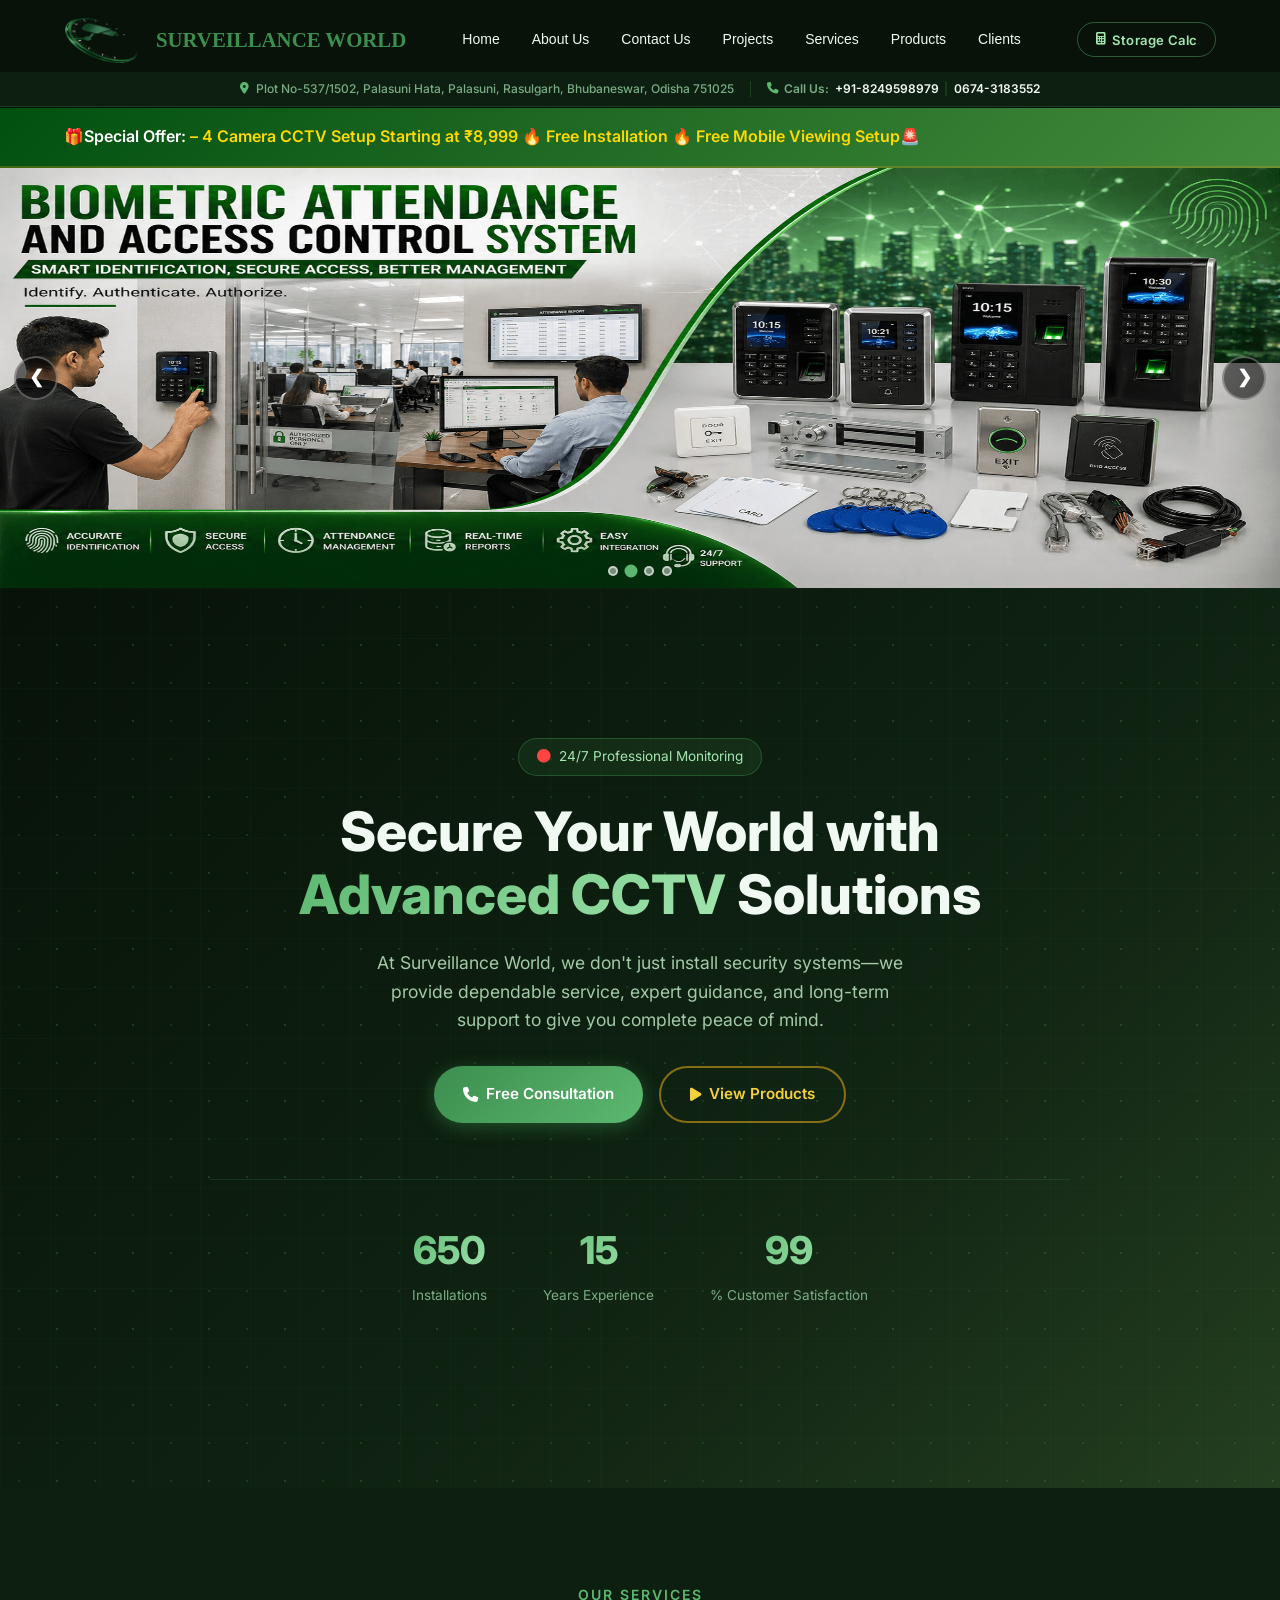
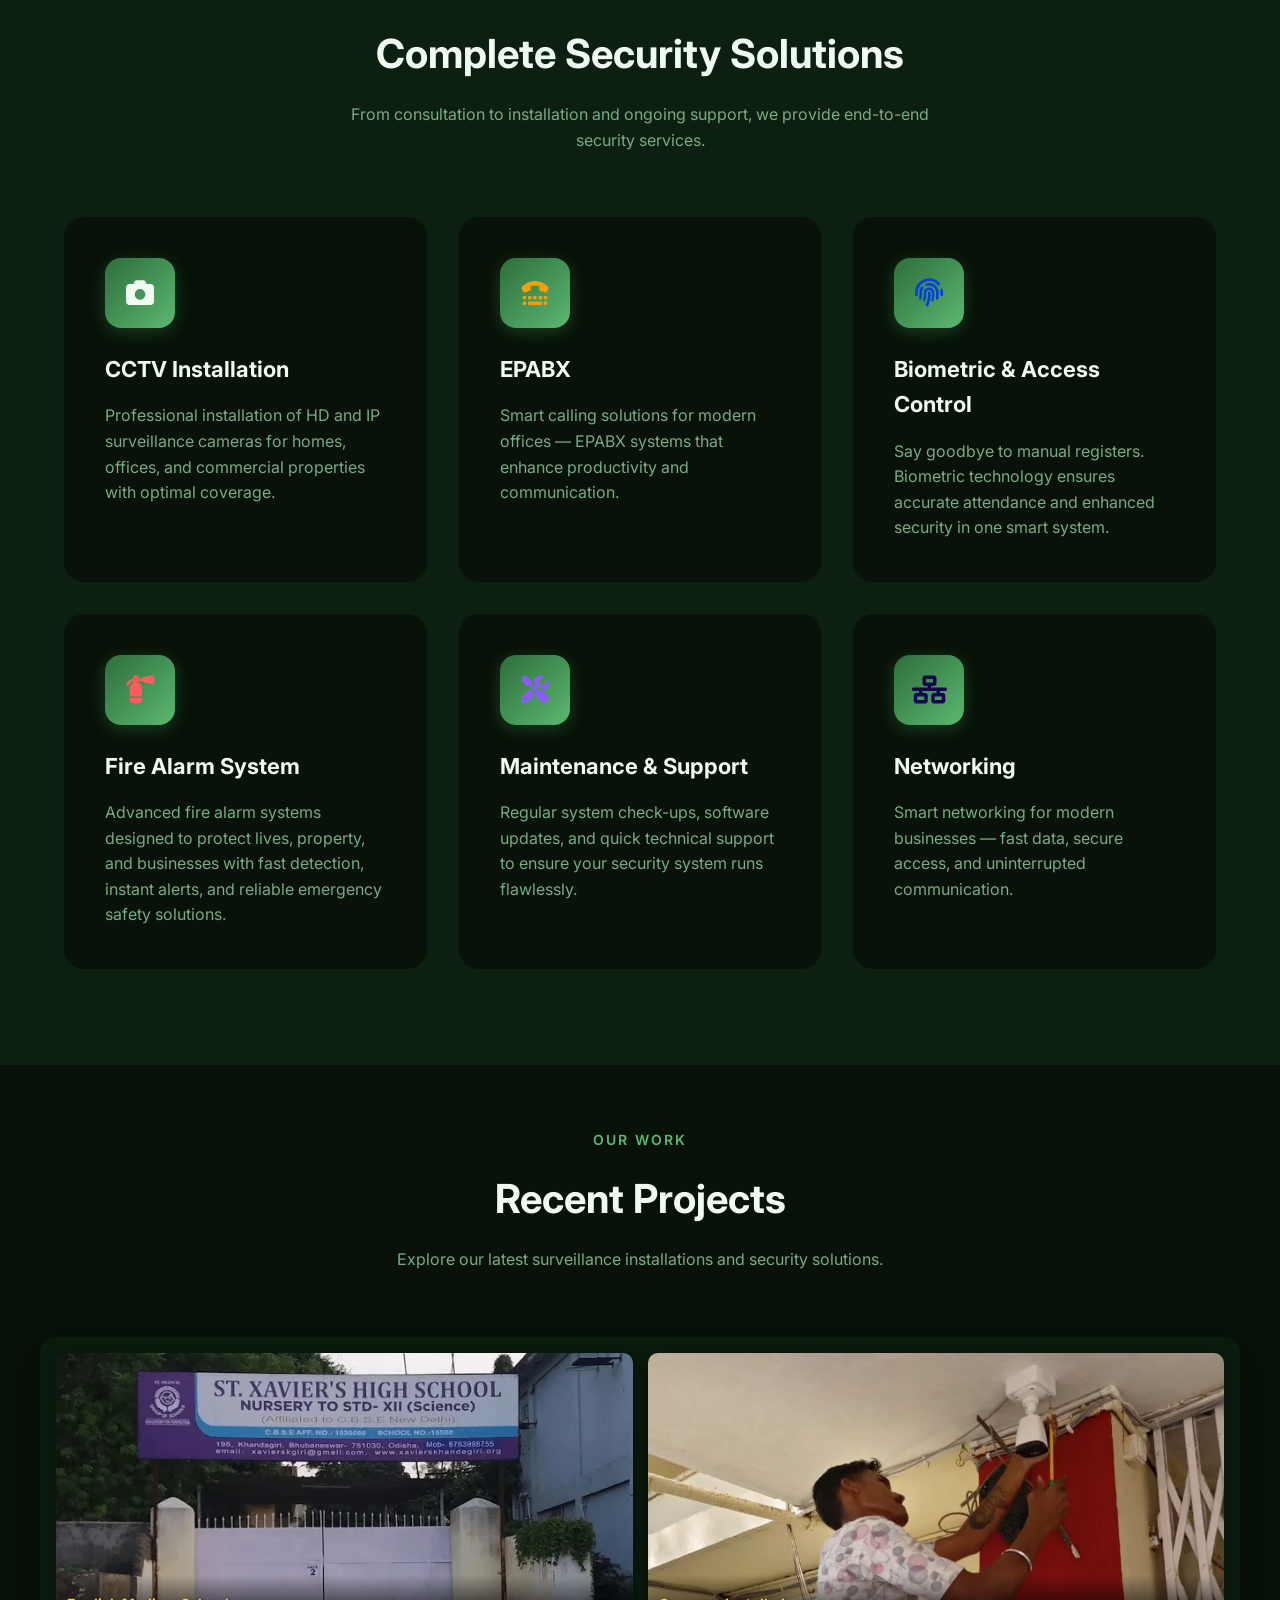
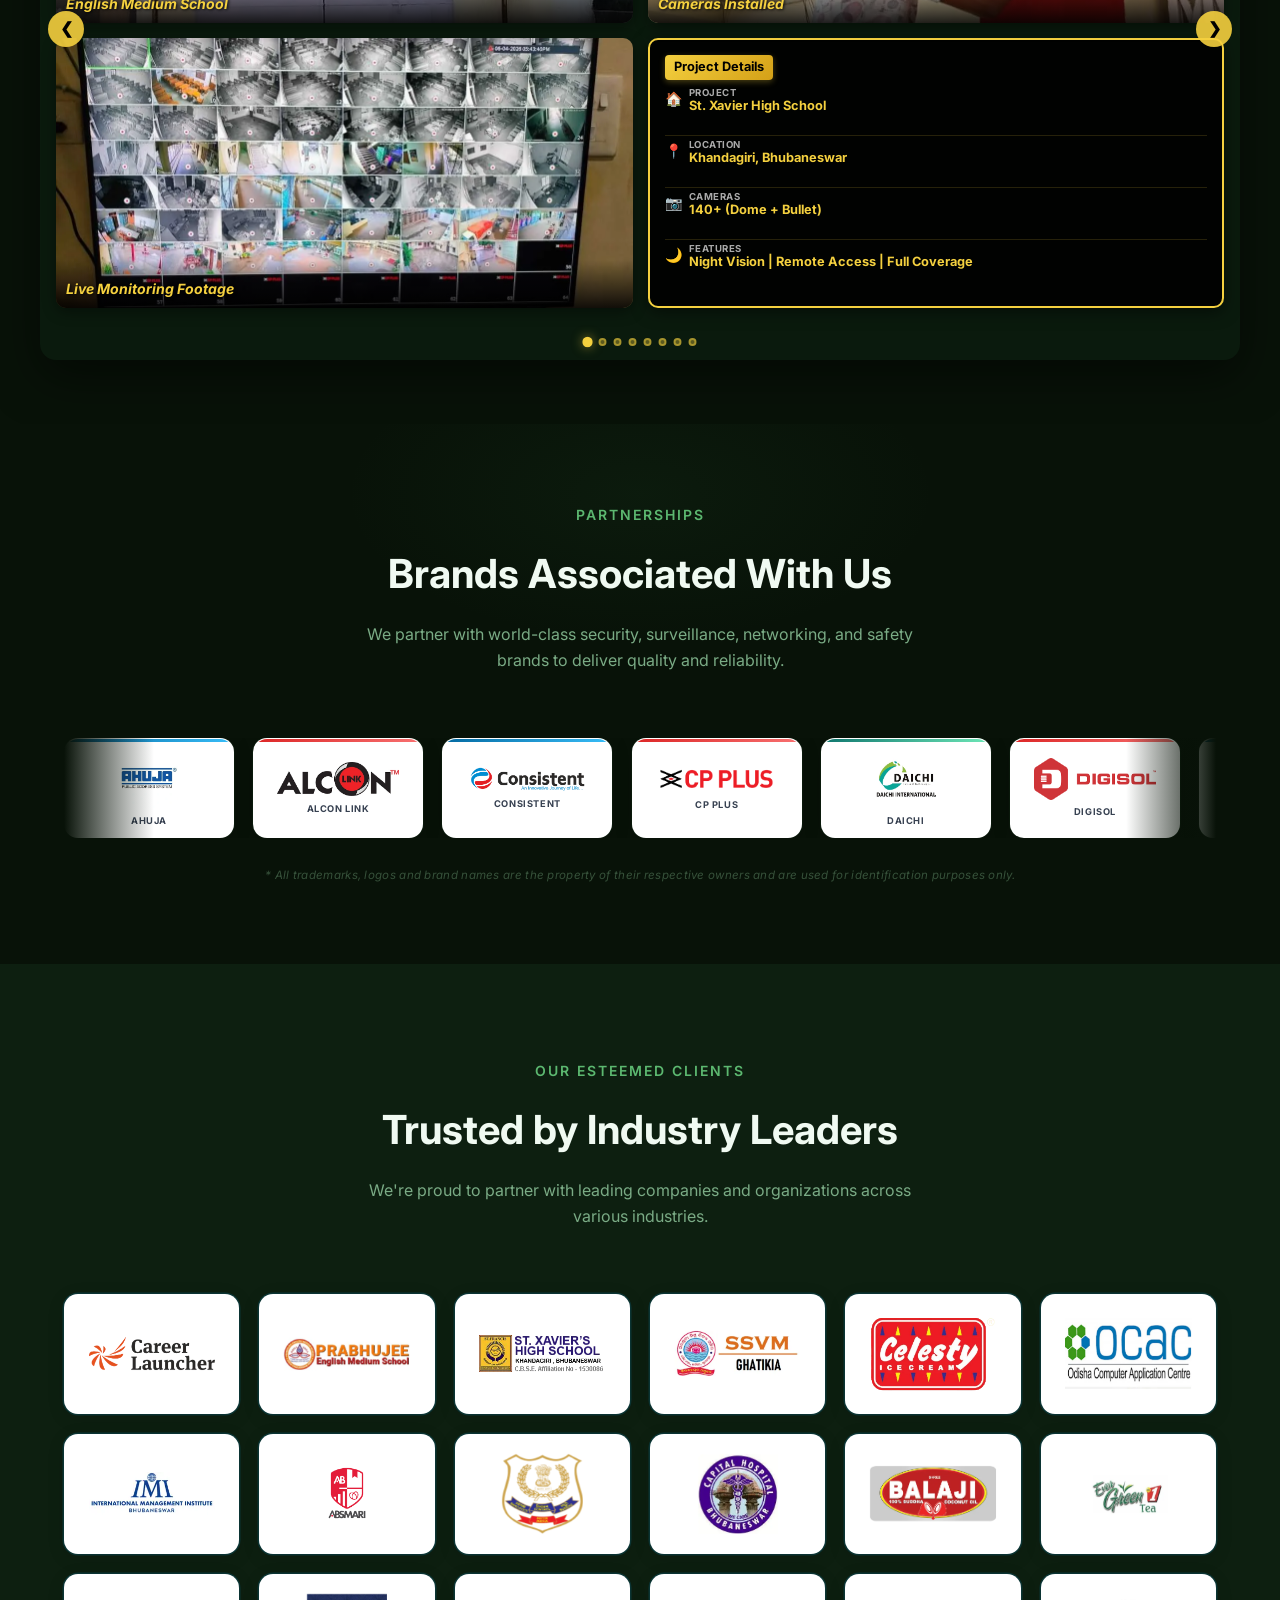
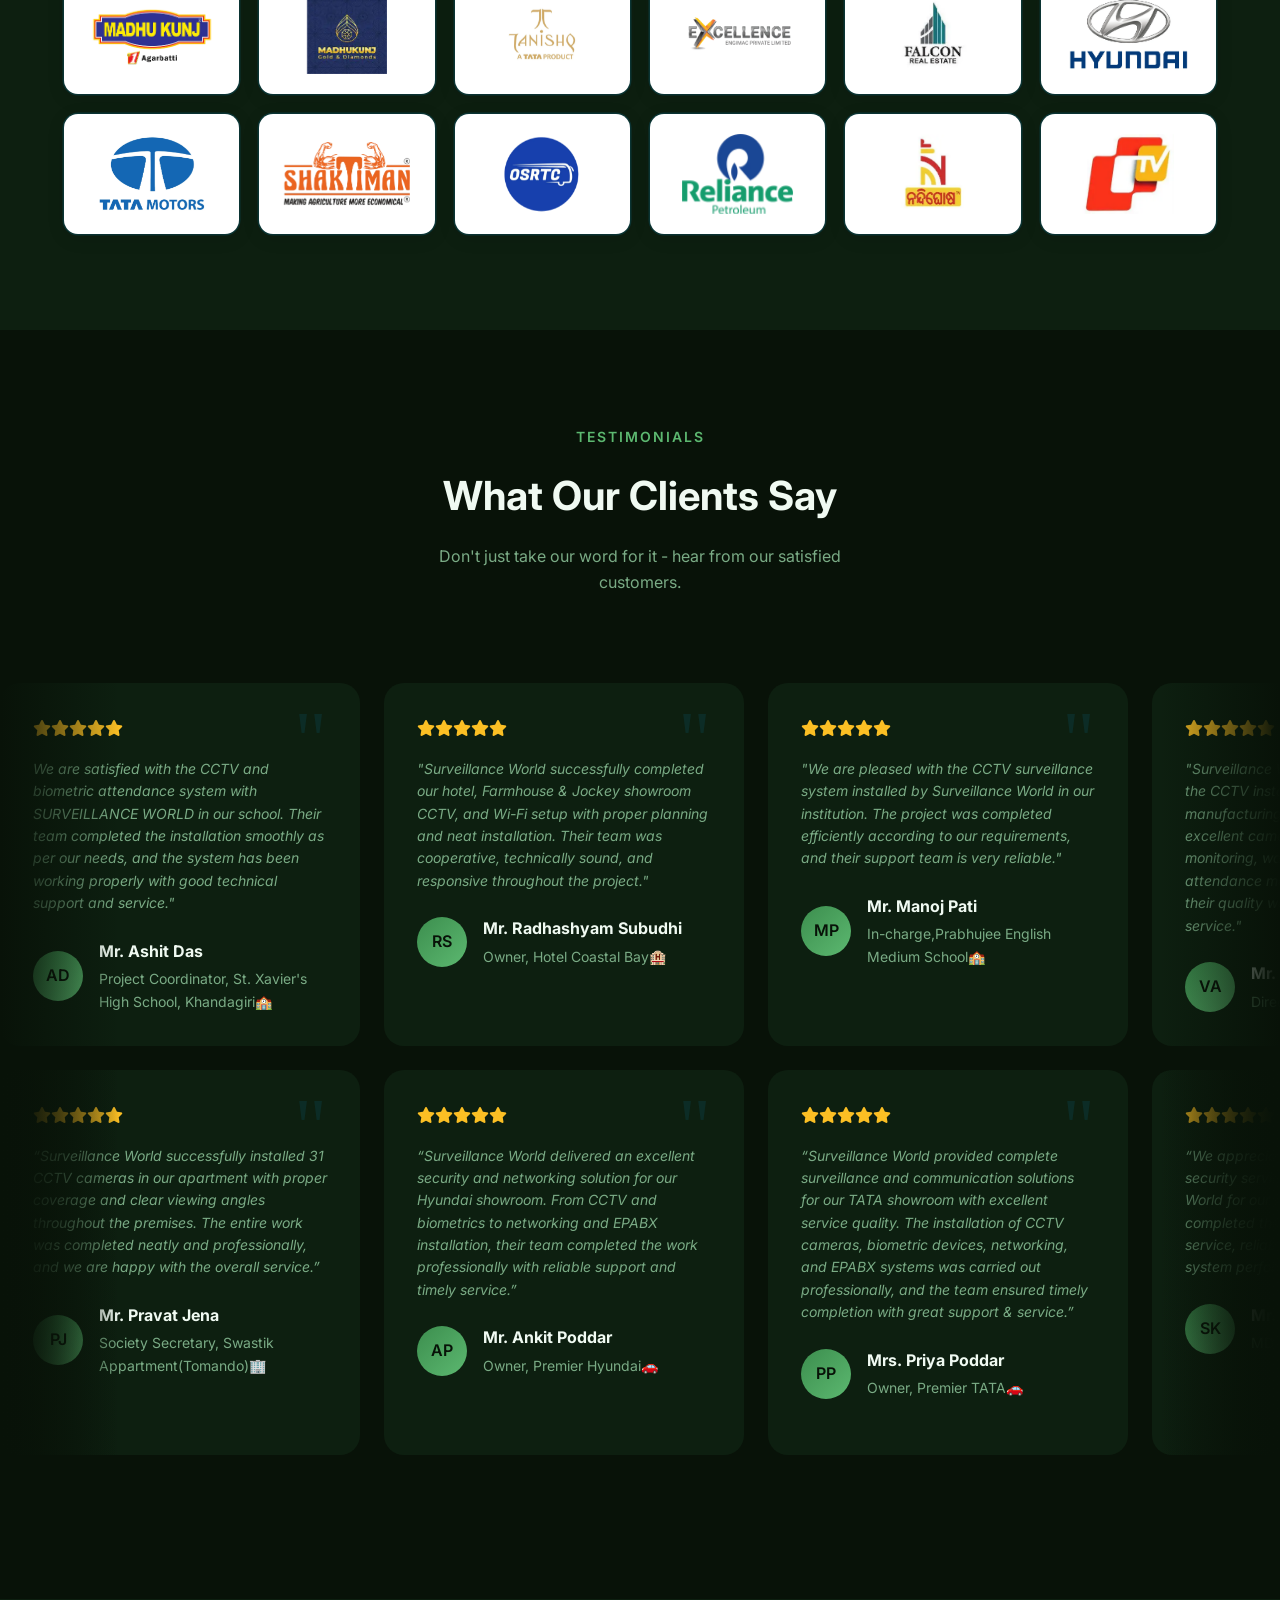
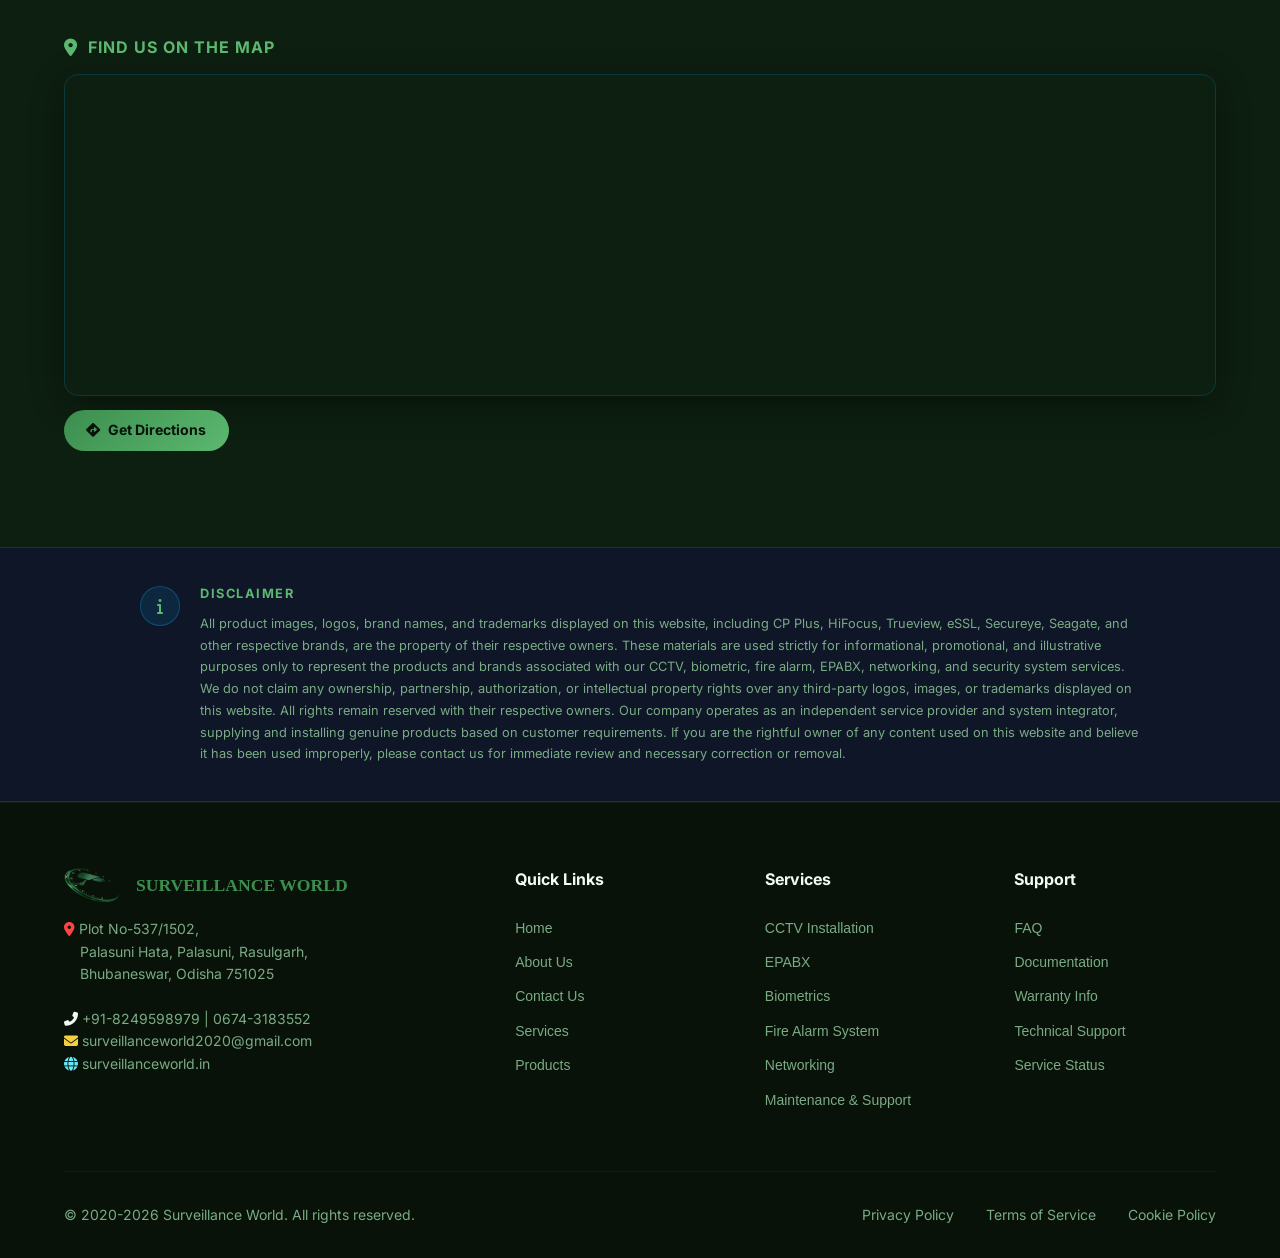
<file: index.html>
<!DOCTYPE html>
<html lang="en">
<head>
    <meta charset="UTF-8">
    <meta name="viewport" content="width=device-width, initial-scale=1.0">
    <title>Surveillance World | CCTV, Biometric &amp; Security Solutions in Bhubaneswar, Odisha</title>
    <link rel="shortcut icon" href="./asset/sw_logo/favicon.ico" type="image/x-icon">
    <meta name="description"
          content="Surveillance World offers professional CCTV installation, biometric attendance systems, fire alarm, networking, EPABX and PA systems across Odisha since 2020. Based in Bhubaneswar. Call +91-8249598979.">
    <meta name="keywords"
          content="CCTV installation Bhubaneswar, surveillance camera Odisha, biometric attendance system, fire alarm Bhubaneswar, CCTV dealer Odisha, IP camera, DVR NVR installation, networking solutions Bhubaneswar, EPABX, security system Odisha, CP Plus dealer, HiFocus dealer">
    <meta name="author"      content="Surveillance World, Bhubaneswar">
    <meta name="robots"      content="index, follow">
    <meta name="theme-color" content="#081208">
    <link rel="canonical"    href="https://surveillanceworld.in/">
    <meta property="og:type"        content="website">
    <meta property="og:url"         content="https://surveillanceworld.in/">
    <meta property="og:title"       content="Surveillance World | CCTV &amp; Security Solutions, Bhubaneswar">
    <meta property="og:description" content="Professional CCTV installation, biometric systems, fire alarms, networking &amp; EPABX solutions across Odisha since 2020.">
    <meta property="og:image"       content="https://surveillanceworld.in/asset/sw_logo/sw_logo.webp">
    <meta property="og:locale"      content="en_IN">
    <meta property="og:site_name"   content="Surveillance World">
    <meta name="twitter:card"        content="summary_large_image">
    <meta name="twitter:title"       content="Surveillance World | CCTV &amp; Security Solutions">
    <meta name="twitter:description" content="Professional CCTV, biometric and security system installation across Odisha since 2020.">
    <meta name="twitter:image"       content="https://surveillanceworld.in/asset/sw_logo/sw_logo.webp">
    <meta name="geo.region"    content="IN-OD">
    <meta name="geo.placename" content="Bhubaneswar, Odisha, India">
    <meta name="geo.position"  content="20.2617;85.8418">
    <meta name="ICBM"          content="20.2617, 85.8418">
    <script type="application/ld+json">
    {
      "@context": "https://schema.org",
      "@type": "LocalBusiness",
      "name": "Surveillance World",
      "description": "Professional CCTV installation, biometric attendance systems, fire alarm, networking and EPABX solutions in Odisha since 2020.",
      "url": "https://surveillanceworld.in",
      "telephone": ["+91-8249598979", "0674-3183552"],
      "email": "surveillanceworld2020@gmail.com",
      "foundingDate": "2020",
      "taxID": "21BEBPG4824G1Z3",
      "address": {
        "@type": "PostalAddress",
        "streetAddress": "Plot No-537/1502, Palasuni Hata, Palasuni, Rasulgarh",
        "addressLocality": "Bhubaneswar",
        "addressRegion": "Odisha",
        "postalCode": "751025",
        "addressCountry": "IN"
      },
      "geo": {
        "@type": "GeoCoordinates",
        "latitude": 20.2617,
        "longitude": 85.8418
      },
      "openingHoursSpecification": {
        "@type": "OpeningHoursSpecification",
        "dayOfWeek": ["Monday","Tuesday","Wednesday","Thursday","Friday","Saturday"],
        "opens": "10:00",
        "closes": "19:00"
      },
      "serviceArea": {"@type": "State", "name": "Odisha"},
      "hasOfferCatalog": {
        "@type": "OfferCatalog",
        "name": "Security & Networking Services",
        "itemListElement": [
          {"@type":"Offer","itemOffered":{"@type":"Service","name":"CCTV Camera Installation & Maintenance"}},
          {"@type":"Offer","itemOffered":{"@type":"Service","name":"Biometric Attendance System Installation"}},
          {"@type":"Offer","itemOffered":{"@type":"Service","name":"Fire Alarm System Installation & Servicing"}},
          {"@type":"Offer","itemOffered":{"@type":"Service","name":"Networking & Structured Cabling"}},
          {"@type":"Offer","itemOffered":{"@type":"Service","name":"EPABX Installation & Maintenance"}},
          {"@type":"Offer","itemOffered":{"@type":"Service","name":"Access Control Systems"}},
          {"@type":"Offer","itemOffered":{"@type":"Service","name":"Annual Maintenance Contract (AMC)"}}
        ]
      },
      "image": "https://surveillanceworld.in/asset/sw_logo.png",
      "priceRange": "₹₹",
      "currenciesAccepted": "INR",
      "paymentAccepted": "Cash, Bank Transfer, UPI"
    }
    </script>
    <!-- Google tag (gtag.js) -->
    <script async src="https://www.googletagmanager.com/gtag/js?id=G-PBL9HZLPY4"></script>
    <script>
        window.dataLayer = window.dataLayer || [];
        function gtag(){dataLayer.push(arguments);}
        gtag('js', new Date());
        gtag('config', 'G-PBL9HZLPY4'); 
    </script>               
    <link rel="preconnect" href="https://fonts.googleapis.com">
    <link rel="preconnect" href="https://fonts.gstatic.com" crossorigin>
    <link rel="preconnect" href="https://cdnjs.cloudflare.com">
    <link href="https://fonts.googleapis.com/css2?family=Inter:wght@300;400;500;600;700;800&display=swap"
          rel="stylesheet">
    <link rel="stylesheet"
          href="https://cdnjs.cloudflare.com/ajax/libs/font-awesome/6.4.0/css/all.min.css"
          integrity="sha512-iecdLmaskl7CVkqkXNQ/ZH/XLlvWZOJyj7Yy7tcenmpD1ypASozpmT/E0iPtmFIB46ZmdtAc9eNBvH0H/ZpiBw=="
          crossorigin="anonymous"
          referrerpolicy="no-referrer">
    <link rel="stylesheet" href="./style.css">
</head>
<body>
    <nav class="navbar">
        <a href="#" class="logo">
            <img src="./asset/sw_logo/sw_logo.webp" alt="official-logo">
            <h2 id="sw-title">SURVEILLANCE WORLD</h2>
        </a>
        <ul class="nav-links">
            <li><a href="#home">Home</a></li>
            <li><a href="about.html">About Us</a></li>
            <li><a href="#contact">Contact Us</a></li>
            <li><a href="#slider">Projects</a></li>
            <li><a href="#services">Services</a></li>
            <li><a href="./products.html">Products</a></li>
            <li><a href="#clients">Clients</a></li>
        </ul>
        <button class="nav-calc-btn" onclick="openCalcPopup()">
                    <i class="fas fa-calculator"></i> Storage Calc
                </button>
        <div class="menu-toggle" id="menuToggle">
            <i class="fas fa-bars"></i>
        </div>
    </nav>
    <!-- Contact Info Bar -->
    <div class="contact-info-bar">
        <div class="contact-info-inner">
            <a class="cib-item" href="https://maps.google.com/?q=Plot+No-537/1502+Palasuni+Hata+Palasuni+Rasulgarh+Bhubaneswar+Odisha+751025" target="_blank" rel="noopener noreferrer">
                <i class="fas fa-location-dot"></i>
                <span>Plot No-537/1502, Palasuni Hata, Palasuni, Rasulgarh, Bhubaneswar, Odisha 751025</span>
            </a>
            <span class="cib-divider"></span>
            <div class="cib-item cib-phones">
                <i class="fas fa-phone"></i>
                <span class="cib-label">Call Us:</span>
                <a href="tel:+918249598979" class="cib-phone">+91-8249598979</a>
                <span class="cib-pipe">|</span>
                <a href="tel:06743183552" class="cib-phone">0674-3183552</a>
            </div>
        </div>
    </div>
    <div class="mobile-overlay" id="mobileOverlay"></div>
    <div class="mobile-nav" id="mobileNav">
        <ul>
            <li><a href="#home">Home</a></li>
            <li><a href="about.html">About</a></li>
            <li><a href="#contact">Contact</a></li>
            <li><a href="#slider">Projects</a></li>
            <li><a href="#services">Services</a></li>
            <li><a href="./products.html">Products</a></li>
            <li><a href="#clients">Clients</a></li>
            <li>
                <button onclick="openCalcPopup(); closeMobileNav();" class="mobile-calc-link" style="width:100%; background:rgba(60,142,78,0.1); border:1.5px solid rgba(92,184,112,0.35); border-radius:10px; color:#a3e6b0; font-size:1.05rem; font-weight:600; padding:0.75rem 1rem; display:flex; align-items:center; gap:0.6rem; cursor:pointer; font-family:inherit;">
                    <i class="fas fa-calculator" style="color:#5cb870;"></i> Storage Calculator
                </button>
            </li>
        </ul>
    </div>
    <div class="marquee-section">
        <div class="marquee">
            <font color="#ffffff"> 🎁Special Offer:</font> – 4 Camera CCTV Setup Starting at ₹8,999 🔥 Free Installation 🔥 Free Mobile Viewing Setup🚨
        </div>
    </div>
    <div class="hero-banner-slider">
        <div class="hero-banner-track" id="heroBannerTrack">
            <div class="hero-banner-slide">
                <img src="./asset/hero-slider/cctv.png" alt="CCTV Surveillance System">
            </div>
            <div class="hero-banner-slide">
                <img src="./asset/hero-slider/biometrics.png" alt="Biometric Attendance and Access Control System">
            </div>
            <div class="hero-banner-slide">
                <img src="./asset/hero-slider/networking.png" alt="Networking System">
            </div>
            <div class="hero-banner-slide">
                <img src="./asset/hero-slider/fire-alarm.png" alt="Fire Alarm System">
            </div>
        </div>
        <button class="hbs-nav hbs-prev" id="hbsPrev">&#10094;</button>
        <button class="hbs-nav hbs-next" id="hbsNext">&#10095;</button>
        <div class="hbs-dots" id="hbsDots"></div>
    </div>
    <section class="hero" id="home">
        <div class="hero-bg"></div>
        <div class="hero-pattern"></div>
        <div class="grid-overlay"></div>
        <div class="hero-content">
            <div class="hero-left">
                <div class="hero-badge">
                    <i class="fas fa-circle"></i>
                    24/7 Professional Monitoring
                </div>
                <h1>Secure Your World with <span class="highlight-ed">Advanced CCTV</span> Solutions</h1>
                <p>At Surveillance World, we don't just install security systems—we provide dependable service, expert guidance, and long-term support to give you complete peace of mind.</p>
                <div class="hero-buttons">
                    <a href="#contact" class="btn btn-primary">
                        <i class="fas fa-phone"></i> Free Consultation
                    </a>
                    <a href="./products.html" class="btn btn-secondary">
                        <i class="fas fa-play"></i> View Products
                    </a>
                </div>
                <div class="hero-stats">
                    <div class="stat">
                        <div class="stat-number" data-count="650">0</div>
                        <div class="stat-label">Installations</div>
                    </div>
                    <div class="stat">
                        <div class="stat-number" data-count="15">0</div>
                        <div class="stat-label">Years Experience</div>
                    </div>
                    <div class="stat">
                        <div class="stat-number" data-count="99">0</div>
                        <div class="stat-label">% Customer Satisfaction</div>
                    </div>
                </div>
            </div>
            <div class="hero-right" style="display:none;"></div>
        </div>
    </section>
    <section class="services" id="services">
        <div class="section-header animate-on-scroll">
            <span class="section-tag">Our Services</span>
            <h2 class="section-title">Complete Security Solutions</h2>
            <p class="section-desc">From consultation to installation and ongoing support, we provide end-to-end security services.</p>
        </div>
        <div class="services-grid">
            <div class="service-card animate-on-scroll">
                <div class="service-icon">
                    <i class="fa-solid fa-camera"></i>
                </div>
                <h3>CCTV Installation</h3>
                <p>Professional installation of HD and IP surveillance cameras for homes, offices, and commercial properties with optimal coverage.</p>
            </div>
            <div class="service-card animate-on-scroll">
                <div class="service-icon">
                    <i class="fa-solid fa-tty" style="color:#f59e0b;"></i>
                </div>
                <h3>EPABX</h3>
                <p>Smart calling solutions for modern offices — EPABX systems that enhance productivity and communication.</p>
            </div>
            <div class="service-card animate-on-scroll">
                <div class="service-icon">
                    <i class="fa-solid fa-fingerprint" style="color:#003ee7;"></i>
                </div>
                <h3>Biometric & Access Control</h3>
                <p>Say goodbye to manual registers. Biometric technology ensures accurate attendance and enhanced security in one smart system.</p>
            </div>
            <div class="service-card animate-on-scroll">
                <div class="service-icon">
                    <i class="fas fa-fire-extinguisher" style="color:#ff5c5c;"></i>
                </div>
                <h3>Fire Alarm System</h3>
                <p>Advanced fire alarm systems designed to protect lives, property, and businesses with fast detection, instant alerts, and reliable emergency safety solutions.</p>
            </div>
            <div class="service-card animate-on-scroll">
                <div class="service-icon">
                    <i class="fas fa-tools" style="color:#8b5cf6;"></i>
                </div>
                <h3>Maintenance & Support</h3>
                <p>Regular system check-ups, software updates, and quick technical support to ensure your security system runs flawlessly.</p>
            </div>
            <div class="service-card animate-on-scroll">
                <div class="service-icon">
                    <i class="fa-solid fa-network-wired" style="color:#130550;"></i>
                </div>
                <h3>Networking</h3>
                <p>Smart networking for modern businesses — fast data, secure access, and uninterrupted communication.</p>
            </div>
        </div>
    </section>
    <section class="slider-section" id="slider">
        <div class="section-header animate-on-scroll">
            <span class="section-tag">Our Work</span>
            <h2 class="section-title">Recent Projects</h2>
            <p class="section-desc">Explore our latest surveillance installations and security solutions.</p>
        </div>
        <div class="slider-container">
            <div class="slider-wrapper" id="sliderWrapper">
                <div class="slide active" id="slide-1">
                    <div class="slide-content">
                        <div class="showcase-item">
                            <img src="./asset/slider1/slider1-pic1.webp" alt="Customer's Home" loading="lazy">
                            <div class="item-label">English Medium School</div>
                        </div>
                        <div class="showcase-item">
                            <img src="./asset/slider1/slider1-pic2.webp" alt="Cameras Installed" loading="lazy">
                            <div class="item-label">Cameras Installed</div>
                        </div>
                        <div class="showcase-item">
                            <img src="./asset/slider1/slider1-pic3.webp" alt="Live Monitoring Footage" loading="lazy">
                            <div class="item-label">Live Monitoring Footage</div>
                        </div>
                        <div class="project-details">
                            <div class="details-header">
                                <div class="details-badge">Project Details</div>
                            </div>
                            <div class="detail-row">
                                <div class="detail-icon">🏠</div>
                                <div class="detail-content">
                                    <div class="detail-label">Project</div>
                                    <div class="detail-value" id="projectName">St. Xavier High School</div>
                                </div>
                            </div>
                            <div class="detail-row">
                                <div class="detail-icon">📍</div>
                                <div class="detail-content">
                                    <div class="detail-label">Location</div>
                                    <div class="detail-value" id="location">Khandagiri, Bhubaneswar</div>
                                </div>
                            </div>
                            <div class="detail-row">
                                <div class="detail-icon">📷</div>
                                <div class="detail-content">
                                    <div class="detail-label">Cameras</div>
                                    <div class="detail-value" id="cameras">140+ (Dome + Bullet)</div>
                                </div>
                            </div>
                            <div class="detail-row">
                                <div class="detail-icon">🌙</div>
                                <div class="detail-content">
                                    <div class="detail-label">Features</div>
                                    <div class="detail-value" id="features">Night Vision | Remote Access | Full Coverage</div>
                                </div>
                            </div>
                        </div>
                    </div>
                </div>
                <div class="slide active" id="slide-2">
                    <div class="slide-content">
                        <div class="showcase-item">
                            <img src="./asset/slider2/slider2-pic1.webp" alt="Customer's Home" loading="lazy">
                            <div class="item-label">English Medium School</div>
                        </div>
                        <div class="showcase-item">
                            <img src="./asset/slider2/slider2-pic2.webp" alt="Cameras Installed" loading="lazy">
                            <div class="item-label">Cameras Installed</div>
                        </div>
                        <div class="showcase-item">
                            <img src="./asset/slider2/slider2-pic3.webp" alt="Live Monitoring Footage" loading="lazy">
                            <div class="item-label">Live Monitoring Footage</div>
                        </div>
                        <div class="project-details">
                            <div class="details-header">
                                <div class="details-badge">Project Details</div>
                            </div>
                            <div class="detail-row">
                                <div class="detail-icon">🏠</div>
                                <div class="detail-content">
                                    <div class="detail-label">Project</div>
                                    <div class="detail-value" id="projectName">Prabhujee English Medium School</div>
                                </div>
                            </div>
                            <div class="detail-row">
                                <div class="detail-icon">📍</div>
                                <div class="detail-content">
                                    <div class="detail-label">Location</div>
                                    <div class="detail-value" id="location">VSS Nagar, Bhubaneswar</div>
                                </div>
                            </div>
                            <div class="detail-row">
                                <div class="detail-icon">📷</div>
                                <div class="detail-content">
                                    <div class="detail-label">Cameras</div>
                                    <div class="detail-value" id="cameras">200+ (Dome + Bullet)</div>
                                </div>
                            </div>
                            <div class="detail-row">
                                <div class="detail-icon">🌙</div>
                                <div class="detail-content">
                                    <div class="detail-label">Features</div>
                                    <div class="detail-value" id="features">Night Vision | Remote Access | Full Coverage</div>
                                </div>
                            </div>
                        </div>
                    </div>
                </div>
                <div class="slide active" id="slide-3">
                    <div class="slide-content">
                        <div class="showcase-item">
                            <img src="./asset/slider3/slider3_pic1.webp" alt="Hyundai Car Showroom" loading="lazy">
                            <div class="item-label">Hyundai Car Showroom</div>
                        </div>
                        <div class="showcase-item">
                            <img src="./asset/slider3/slider3_pic2.webp" alt="Cameras Installed" loading="lazy">
                            <div class="item-label">Cameras Installed</div>
                        </div>
                        <div class="showcase-item">
                            <img src="./asset/slider3/slider3_pic3.webp" alt="Live Monitoring Footage" loading="lazy">
                            <div class="item-label">Live Monitoring Footage</div>
                        </div>
                        <div class="project-details">
                            <div class="details-header">
                                <div class="details-badge">Project Details</div>
                            </div>
                            <div class="detail-row">
                                <div class="detail-icon">🏠</div>
                                <div class="detail-content">
                                    <div class="detail-label">Project</div>
                                    <div class="detail-value" id="projectName">Premier Hyundai Car Showroom</div>
                                </div>
                            </div>
                            <div class="detail-row">
                                <div class="detail-icon">📍</div>
                                <div class="detail-content">
                                    <div class="detail-label">Location</div>
                                    <div class="detail-value" id="location">Pratap Nagari, Bhanpur, Cuttack</div>
                                </div>
                            </div>
                            <div class="detail-row">
                                <div class="detail-icon">📷</div>
                                <div class="detail-content">
                                    <div class="detail-label">Cameras</div>
                                    <div class="detail-value" id="cameras">400+ (Dome + Bullet)</div>
                                </div>
                            </div>
                            <div class="detail-row">
                                <div class="detail-icon">🌙</div>
                                <div class="detail-content">
                                    <div class="detail-label">Features</div>
                                    <div class="detail-value" id="features">Night Vision | Remote Access | Full Coverage</div>
                                </div>
                            </div>
                        </div>
                    </div>
                </div>
                <div class="slide" id="slide-4">
                    <div class="slide-content">
                        <div class="showcase-item">
                            <img src="./asset/slider4/slider4-pic1.webp" alt="Residential Home" loading="lazy">
                            <div class="item-label">Industry Warehouse</div>
                        </div>
                        <div class="showcase-item">
                            <img src="./asset/slider4/slider4-pic2.webp" alt="Security Cameras" loading="lazy">
                            <div class="item-label">Cameras Installed</div>
                        </div>
                        <div class="showcase-item">
                            <img src="./asset/slider4/slider4-pic3.webp" alt="Monitoring Screen" loading="lazy">
                            <div class="item-label">Live Monitoring Footage</div>
                        </div>
                        <div class="project-details">
                            <div class="details-header">
                                <div class="details-badge">Project Details</div>
                            </div>
                            <div class="detail-row">
                                <div class="detail-icon">🏠</div>
                                <div class="detail-content">
                                    <div class="detail-label">Project</div>
                                    <div class="detail-value">Shree Sai Steel</div>
                                </div>
                            </div>
                            <div class="detail-row">
                                <div class="detail-icon">📍</div>
                                <div class="detail-content">
                                    <div class="detail-label">Location</div>
                                    <div class="detail-value">Kesura, Bhubaneswar</div>
                                </div>
                            </div>
                            <div class="detail-row">
                                <div class="detail-icon">📷</div>
                                <div class="detail-content">
                                    <div class="detail-label">Cameras</div>
                                    <div class="detail-value">16+ (Dome + Bullet)</div>
                                </div>
                            </div>
                            <div class="detail-row">
                                <div class="detail-icon">🌙</div>
                                <div class="detail-content">
                                    <div class="detail-label">Features</div>
                                    <div class="detail-value">Night Vision | Mobile App | Remote Viewing</div>
                                </div>
                            </div>
                        </div>
                    </div>
                </div>
                <div class="slide" id="slide-5">
                    <div class="slide-content">
                        <div class="showcase-item">
                            <img src="./asset/slider5/slider5-pic1.webp" alt="Modern Residence" loading="lazy">
                            <div class="item-label">Fashion Apparel Store</div>
                        </div>
                        <div class="showcase-item">
                            <img src="./asset/slider5/slider5-pic2.webp" alt="Camera Deployment" loading="lazy">
                            <div class="item-label">Camera Installed</div>
                        </div>
                        <div class="showcase-item">
                            <img src="./asset/slider5/slider5-pic3.webp" alt="Video Surveillance" loading="lazy">
                            <div class="item-label">Live Monitoring Footage</div>
                        </div>
                        <div class="project-details">
                            <div class="details-header">
                                <div class="details-badge">Project Details</div>
                            </div>
                            <div class="detail-row">
                                <div class="detail-icon">🏠</div>
                                <div class="detail-content">
                                    <div class="detail-label">Project</div>
                                    <div class="detail-value">SOCH Clothing Showroom</div>
                                </div>
                            </div>
                            <div class="detail-row">
                                <div class="detail-icon">📍</div>
                                <div class="detail-content">
                                    <div class="detail-label">Location</div>
                                    <div class="detail-value">Nexus Esplanade Mall, Rasulgarh, Bhubaneswar</div>
                                </div>
                            </div>
                            <div class="detail-row">
                                <div class="detail-icon">📷</div>
                                <div class="detail-content">
                                    <div class="detail-label">Cameras</div>
                                    <div class="detail-value">6+ (Dome + Bullet)</div>
                                </div>
                            </div>
                            <div class="detail-row">
                                <div class="detail-icon">🌙</div>
                                <div class="detail-content">
                                    <div class="detail-label">Features</div>
                                    <div class="detail-value">Motion Alerts | Remote Access | 24/7 Monitoring</div>
                                </div>
                            </div>
                        </div>
                    </div>
                </div>
                <div class="slide" id="slide-6">
                    <div class="slide-content">
                        <div class="showcase-item">
                            <img src="./asset/slider6/slider6-pic1.webp" alt="Modern Residence" loading="lazy">
                            <div class="item-label">Medical Institution</div>
                        </div>
                        <div class="showcase-item">
                            <img src="./asset/slider6/slider6-pic2.webp" alt="Camera Deployment" loading="lazy">
                            <div class="item-label">Camera Installed</div>
                        </div>
                        <div class="showcase-item">
                            <img src="./asset/slider6/slider6-pic3.webp" alt="Video Surveillance" loading="lazy">
                            <div class="item-label">Live Monitoring Footage</div>
                        </div>
                        <div class="project-details">
                            <div class="details-header">
                                <div class="details-badge">Project Details</div>
                            </div>
                            <div class="detail-row">
                                <div class="detail-icon">🏠</div>
                                <div class="detail-content">
                                    <div class="detail-label">Project</div>
                                    <div class="detail-value">Abhinav Bindra Sports Medicine & Research Institute</div>
                                </div>
                            </div>
                            <div class="detail-row">
                                <div class="detail-icon">📍</div>
                                <div class="detail-content">
                                    <div class="detail-label">Location</div>
                                    <div class="detail-value">Utkal Signature Building, Pahala, Bhubaneswar</div>
                                </div>
                            </div>
                            <div class="detail-row">
                                <div class="detail-icon">📷</div>
                                <div class="detail-content">
                                    <div class="detail-label">Cameras</div>
                                    <div class="detail-value">25+ (Dome)</div>
                                </div>
                            </div>
                            <div class="detail-row">
                                <div class="detail-icon">🌙</div>
                                <div class="detail-content">
                                    <div class="detail-label">Features</div>
                                    <div class="detail-value">Motion Alerts | Remote Access | 24/7 Monitoring</div>
                                </div>
                            </div>
                        </div>
                    </div>
                </div>
                <div class="slide" id="slide-7">
                    <div class="slide-content">
                        <div class="showcase-item">
                            <img src="./asset/slider7/slider7-pic1.webp" alt="Modern Residence" loading="lazy">
                            <div class="item-label">Agarbatti Factory</div>
                        </div>
                        <div class="showcase-item">
                            <img src="./asset/slider7/slider7-pic2.webp" alt="Camera Deployment" loading="lazy">
                            <div class="item-label">Camera Installed</div>
                        </div>
                        <div class="showcase-item">
                            <img src="./asset/slider7/slider7-pic3.webp" alt="Video Surveillance" loading="lazy">
                            <div class="item-label">Live Monitoring Footage</div>
                        </div>
                        <div class="project-details">
                            <div class="details-header">
                                <div class="details-badge">Project Details</div>
                            </div>
                            <div class="detail-row">
                                <div class="detail-icon">🏠</div>
                                <div class="detail-content">
                                    <div class="detail-label">Project</div>
                                    <div class="detail-value">Madhukunj Agarbatti</div>
                                </div>
                            </div>
                            <div class="detail-row">
                                <div class="detail-icon">📍</div>
                                <div class="detail-content">
                                    <div class="detail-label">Location</div>
                                    <div class="detail-value">M/S SHRI BALAJI INCENSE INDUSTRIES, Janla Industrial Estate, Khurda</div>
                                </div>
                            </div>
                            <div class="detail-row">
                                <div class="detail-icon">📷</div>
                                <div class="detail-content">
                                    <div class="detail-label">Cameras</div>
                                    <div class="detail-value">95+ (Dome + Bullet)</div>
                                </div>
                            </div>
                            <div class="detail-row">
                                <div class="detail-icon">🌙</div>
                                <div class="detail-content">
                                    <div class="detail-label">Features</div>
                                    <div class="detail-value">Motion Alerts | Remote Access | 24/7 Monitoring</div>
                                </div>
                            </div>
                        </div>
                    </div>
                </div>
                <div class="slide" id="slide-8">
                    <div class="slide-content">
                        <div class="showcase-item">
                            <img src="./asset/slider8/slider8_pic1.webp" alt="Rashmi Life Style Appartment" loading="lazy">
                            <div class="item-label">Appartment</div>
                        </div>
                        <div class="showcase-item">
                            <img src="./asset/slider8/slider8_pic2.webp" alt="Camera Deployment" loading="lazy">
                            <div class="item-label">Camera Installed</div>
                        </div>
                        <div class="showcase-item">
                            <img src="./asset/slider8/slider8_pic3.webp" alt="Video Surveillance" loading="lazy">
                            <div class="item-label">Live Monitoring Footage</div>
                        </div>
                        <div class="project-details">
                            <div class="details-header">
                                <div class="details-badge">Project Details</div>
                            </div>
                            <div class="detail-row">
                                <div class="detail-icon">🏠</div>
                                <div class="detail-content">
                                    <div class="detail-label">Project</div>
                                    <div class="detail-value">Rashmi Life Style Appartment</div>
                                </div>
                            </div>
                            <div class="detail-row">
                                <div class="detail-icon">📍</div>
                                <div class="detail-content">
                                    <div class="detail-label">Location</div>
                                    <div class="detail-value">Kalarahanga, Near Patia Station, Bhubaneswar</div>
                                </div>
                            </div>
                            <div class="detail-row">
                                <div class="detail-icon">📷</div>
                                <div class="detail-content">
                                    <div class="detail-label">Cameras</div>
                                    <div class="detail-value">32+ (Dome + Bullet)</div>
                                </div>
                            </div>
                            <div class="detail-row">
                                <div class="detail-icon">🌙</div>
                                <div class="detail-content">
                                    <div class="detail-label">Features</div>
                                    <div class="detail-value">Motion Alerts | Remote Access | 24/7 Monitoring</div>
                                </div>
                            </div>
                        </div>
                    </div>
                </div>
            </div>
            <button class="slider-nav prev" id="prevBtn">&#10094;</button>
            <button class="slider-nav next" id="nextBtn">&#10095;</button>
            <div class="slider-dots" id="sliderDots"></div>
        </div>
    </section>
    <section class="brands-section" id="brands">            <!--  🚨Optimized in JS-->
        <div class="section-header animate-on-scroll">
            <span class="section-tag">Partnerships</span>
            <h2 class="section-title">Brands Associated With Us</h2>
            <p class="section-desc">We partner with world-class security, surveillance, networking, and safety brands to deliver quality and reliability.</p>
        </div>
        <div class="brands-marquee-outer">
            <div class="brands-marquee-track" id="brandsTrack">
                    <div class="brand-card bc-blue">
                        <img src="./asset/brands-logo/ahuja.webp" alt="Ahuja" loading="lazy">
                        <span class="brand-name-lbl">AHUJA</span>
                    </div>
                    <div class="brand-card bc-red">
                        <img src="./asset/brands-logo/alcon.webp" alt="Alcon Link" loading="lazy">
                        <span class="brand-name-lbl">Alcon Link</span>
                    </div>
                    <div class="brand-card bc-blue">
                        <img src="./asset/brands-logo/consistent.webp" alt="Consistent" loading="lazy">
                        <span class="brand-name-lbl">Consistent</span>
                    </div>
                    <div class="brand-card bc-red">
                        <img src="./asset/brands-logo/cpplus.webp" alt="CP Plus" loading="lazy">
                        <span class="brand-name-lbl">CP Plus</span>
                    </div>
                    <div class="brand-card bc-teal">
                        <img src="./asset/brands-logo/daichi.webp" alt="Daichi" loading="lazy">
                        <span class="brand-name-lbl">Daichi</span>
                    </div>
                    <div class="brand-card bc-red">
                        <img src="./asset/brands-logo/digisol.webp" alt="Digisol" loading="lazy">
                        <span class="brand-name-lbl">Digisol</span>
                    </div>
                    <div class="brand-card bc-blue">
                        <img src="./asset/brands-logo/dlink.webp" alt="D-Link" loading="lazy">
                        <span class="brand-name-lbl">D-Link</span>
                    </div>
                    <div class="brand-card bc-red">
                        <img src="./asset/brands-logo/erd.webp" alt="ERD" loading="lazy">
                        <span class="brand-name-lbl">ERD</span>
                    </div>
                    <div class="brand-card bc-blue">
                        <img src="./asset/brands-logo/essl.webp" alt="eSSL" loading="lazy">
                        <span class="brand-name-lbl">eSSL</span>
                    </div>
                    <div class="brand-card bc-teal">
                        <img src="./asset/brands-logo/finolex.webp" alt="Finolex" loading="lazy">
                        <span class="brand-name-lbl">Finolex</span>
                    </div>
                    <div class="brand-card bc-purple">
                        <img src="./asset/brands-logo/godrej.webp" alt="Godrej" loading="lazy">
                        <span class="brand-name-lbl">Godrej</span>
                    </div>
                    <div class="brand-card bc-blue">
                        <img src="./asset/brands-logo/gst.webp" alt="GST" loading="lazy">
                        <span class="brand-name-lbl">GST</span>
                    </div>
                    <div class="brand-card bc-blue">
                        <img src="./asset/brands-logo/hifocus.webp" alt="HiFocus" loading="lazy">
                        <span class="brand-name-lbl">HiFocus</span>
                    </div>
                    <div class="brand-card bc-red">
                        <img src="./asset/brands-logo/trueview.webp" alt="TrueView" loading="lazy">
                        <span class="brand-name-lbl">TrueView</span>
                    </div>
            </div>
        </div>
        <p class="brands-note">* All trademarks, logos and brand names are the property of their respective owners and are used for identification purposes only.</p>
    </section>
    <section class="clients" id="clients">
        <div class="section-header animate-on-scroll">
            <span class="section-tag">Our Esteemed Clients</span>
            <h2 class="section-title">Trusted by Industry Leaders</h2>
            <p class="section-desc">We're proud to partner with leading companies and organizations across various industries.</p>
        </div>
        <div class="clients-grid">
            <div class="client-logo animate-on-scroll"><div class="client-logo-inner"><div class="client-logo-front"><img src="./asset/our-clients/career_launcher_logo.webp" alt="Career Launcher" loading="lazy"></div><div class="client-logo-back"><span class="back-check">✓</span><span class="back-text">Trusted Client</span></div></div></div>
            <div class="client-logo animate-on-scroll"><div class="client-logo-inner"><div class="client-logo-front"><img src="./asset/our-clients/prabhujee-school.webp" alt="Prabhujee School" loading="lazy"></div><div class="client-logo-back"><span class="back-check">✓</span><span class="back-text">Trusted Client</span></div></div></div>
            <div class="client-logo animate-on-scroll"><div class="client-logo-inner"><div class="client-logo-front"><img src="./asset/our-clients/xavier_school.webp" alt="Xavier School" loading="lazy"></div><div class="client-logo-back"><span class="back-check">✓</span><span class="back-text">Trusted Client</span></div></div></div>
            <div class="client-logo animate-on-scroll"><div class="client-logo-inner"><div class="client-logo-front"><img src="./asset/our-clients/ssvm.webp" alt="SSVM" loading="lazy"></div><div class="client-logo-back"><span class="back-check">✓</span><span class="back-text">Trusted Client</span></div></div></div>
            <div class="client-logo animate-on-scroll"><div class="client-logo-inner"><div class="client-logo-front"><img src="./asset/our-clients/celesty-icecream.webp" alt="Celesty Ice Cream" loading="lazy"></div><div class="client-logo-back"><span class="back-check">✓</span><span class="back-text">Trusted Client</span></div></div></div>
            <div class="client-logo animate-on-scroll"><div class="client-logo-inner"><div class="client-logo-front"><img src="./asset/our-clients/ocac.webp" alt="OCAC" loading="lazy"></div><div class="client-logo-back"><span class="back-check">✓</span><span class="back-text">Trusted Client</span></div></div></div>
            <div class="client-logo animate-on-scroll"><div class="client-logo-inner"><div class="client-logo-front"><img src="./asset/our-clients/IMI.webp" alt="IMI" loading="lazy"></div><div class="client-logo-back"><span class="back-check">✓</span><span class="back-text">Trusted Client</span></div></div></div>
            <div class="client-logo animate-on-scroll"><div class="client-logo-inner"><div class="client-logo-front"><img src="./asset/our-clients/abhinav-bindra.webp" alt="Abhinav Bindra" loading="lazy"></div><div class="client-logo-back"><span class="back-check">✓</span><span class="back-text">Trusted Client</span></div></div></div>
            <div class="client-logo animate-on-scroll"><div class="client-logo-inner"><div class="client-logo-front"><img src="./asset/our-clients/ncb.webp" alt="NCB" loading="lazy"></div><div class="client-logo-back"><span class="back-check">✓</span><span class="back-text">Trusted Client</span></div></div></div>
            <div class="client-logo animate-on-scroll"><div class="client-logo-inner"><div class="client-logo-front"><img src="./asset/our-clients/capital-hospital.webp" alt="Capital Hospital" loading="lazy"></div><div class="client-logo-back"><span class="back-check">✓</span><span class="back-text">Trusted Client</span></div></div></div>
            <div class="client-logo animate-on-scroll"><div class="client-logo-inner"><div class="client-logo-front"><img src="./asset/our-clients/balaji.webp" alt="Balaji" loading="lazy"></div><div class="client-logo-back"><span class="back-check">✓</span><span class="back-text">Trusted Client</span></div></div></div>
            <div class="client-logo animate-on-scroll"><div class="client-logo-inner"><div class="client-logo-front"><img src="./asset/our-clients/evergreen-tea.webp" alt="Evergreen Tea" loading="lazy"></div><div class="client-logo-back"><span class="back-check">✓</span><span class="back-text">Trusted Client</span></div></div></div>
            <div class="client-logo animate-on-scroll"><div class="client-logo-inner"><div class="client-logo-front"><img src="./asset/our-clients/madhukunj-agarwati.webp" alt="Madhukunj Agarwati" loading="lazy"></div><div class="client-logo-back"><span class="back-check">✓</span><span class="back-text">Trusted Client</span></div></div></div>
            <div class="client-logo animate-on-scroll"><div class="client-logo-inner"><div class="client-logo-front"><img src="./asset/our-clients/madhukunj-gold.webp" alt="Madhukunj Gold" loading="lazy"></div><div class="client-logo-back"><span class="back-check">✓</span><span class="back-text">Trusted Client</span></div></div></div>
            <div class="client-logo animate-on-scroll"><div class="client-logo-inner"><div class="client-logo-front"><img src="./asset/our-clients/tanishq.webp" alt="Tanishq" loading="lazy"></div><div class="client-logo-back"><span class="back-check">✓</span><span class="back-text">Trusted Client</span></div></div></div>
            <div class="client-logo animate-on-scroll"><div class="client-logo-inner"><div class="client-logo-front"><img src="./asset/our-clients/excellence-ltd.webp" alt="Excellence Ltd" loading="lazy"></div><div class="client-logo-back"><span class="back-check">✓</span><span class="back-text">Trusted Client</span></div></div></div>
            <div class="client-logo animate-on-scroll"><div class="client-logo-inner"><div class="client-logo-front"><img src="./asset/our-clients/falcon.webp" alt="Falcon" loading="lazy"></div><div class="client-logo-back"><span class="back-check">✓</span><span class="back-text">Trusted Client</span></div></div></div>
            <div class="client-logo animate-on-scroll"><div class="client-logo-inner"><div class="client-logo-front"><img src="./asset/our-clients/hyundai.webp" alt="Hyundai" loading="lazy"></div><div class="client-logo-back"><span class="back-check">✓</span><span class="back-text">Trusted Client</span></div></div></div>
            <div class="client-logo animate-on-scroll"><div class="client-logo-inner"><div class="client-logo-front"><img src="./asset/our-clients/tata.webp" alt="Tata" loading="lazy"></div><div class="client-logo-back"><span class="back-check">✓</span><span class="back-text">Trusted Client</span></div></div></div>
            <div class="client-logo animate-on-scroll"><div class="client-logo-inner"><div class="client-logo-front"><img src="./asset/our-clients/shaktiman.webp" alt="Shaktiman" loading="lazy"></div><div class="client-logo-back"><span class="back-check">✓</span><span class="back-text">Trusted Client</span></div></div></div>
            <div class="client-logo animate-on-scroll"><div class="client-logo-inner"><div class="client-logo-front"><img src="./asset/our-clients/osrtc.webp" alt="OSRTC" loading="lazy"></div><div class="client-logo-back"><span class="back-check">✓</span><span class="back-text">Trusted Client</span></div></div></div>
            <div class="client-logo animate-on-scroll"><div class="client-logo-inner"><div class="client-logo-front"><img src="./asset/our-clients/Reliance-Petroleum.webp" alt="Reliance Petroleum" loading="lazy"></div><div class="client-logo-back"><span class="back-check">✓</span><span class="back-text">Trusted Client</span></div></div></div>
            <div class="client-logo animate-on-scroll"><div class="client-logo-inner"><div class="client-logo-front"><img src="./asset/our-clients/nandighosha-tv.webp" alt="Nandighosha TV" loading="lazy"></div><div class="client-logo-back"><span class="back-check">✓</span><span class="back-text">Trusted Client</span></div></div></div>
            <div class="client-logo animate-on-scroll"><div class="client-logo-inner"><div class="client-logo-front"><img src="./asset/our-clients/otv.webp" alt="OTV" loading="lazy"></div><div class="client-logo-back"><span class="back-check">✓</span><span class="back-text">Trusted Client</span></div></div></div>
        </div>
    </section>
    <section class="testimonials" id="testimonials">        <!--  🚨Optimized in JS-->
        <div class="section-header animate-on-scroll">
            <span class="section-tag">Testimonials</span>
            <H2 class="section-title">What Our Clients Say</H2>
            <p class="section-desc">Don't just take our word for it - hear from our satisfied customers.</p>
        </div>
        <div class="testimonials-marquee-wrapper">
            <div class="marquee-track-row row-ltr">
                <div class="marquee-track">
                    <!-- Row1 -->
                    <div class="testimonial-card">
                        <div class="stars"><i class="fas fa-star"></i><i class="fas fa-star"></i><i class="fas fa-star"></i><i class="fas fa-star"></i><i class="fas fa-star"></i></div>
                        <p class="testimonial-content">We are satisfied with the CCTV and biometric attendance system with SURVEILLANCE WORLD in our school. Their team completed the installation smoothly as per our needs, and the system has been working properly with good technical support and service."</p>
                        <div class="testimonial-author">
                            <div class="author-avatar">AD</div>
                            <div class="author-info"><h4>Mr. Ashit Das</h4><p>Project Coordinator, St. Xavier's High School, Khandagiri🏫</p></div>
                        </div>
                    </div>
                    <div class="testimonial-card">
                        <div class="stars"><i class="fas fa-star"></i><i class="fas fa-star"></i><i class="fas fa-star"></i><i class="fas fa-star"></i><i class="fas fa-star"></i></div>
                        <p class="testimonial-content">"Surveillance World successfully completed our hotel, Farmhouse & Jockey showroom CCTV, and Wi-Fi setup with proper planning and neat installation. Their team was cooperative, technically sound, and responsive throughout the project."</p>
                        <div class="testimonial-author">
                            <div class="author-avatar">RS</div>
                            <div class="author-info"><h4>Mr. Radhashyam Subudhi</h4><p>Owner, Hotel Coastal Bay🏨</p></div>
                        </div>
                    </div>
                    <div class="testimonial-card">
                        <div class="stars"><i class="fas fa-star"></i><i class="fas fa-star"></i><i class="fas fa-star"></i><i class="fas fa-star"></i><i class="fas fa-star"></i></div>
                        <p class="testimonial-content">"We are pleased with the CCTV surveillance system installed by Surveillance World in our institution. The project was completed efficiently according to our requirements, and their support team is very reliable."</p>
                        <div class="testimonial-author">
                            <div class="author-avatar">MP</div>
                            <div class="author-info"><h4>Mr. Manoj Pati</h4><p>In-charge,Prabhujee English Medium School🏫</p></div>
                        </div>
                    </div>
                    <div class="testimonial-card">
                        <div class="stars"><i class="fas fa-star"></i><i class="fas fa-star"></i><i class="fas fa-star"></i><i class="fas fa-star"></i><i class="fas fa-star"></i></div>
                        <p class="testimonial-content">"Surveillance World successfully completed the CCTV installation work at our agarbatti manufacturing unit. Their team provided excellent camera placement for production monitoring, warehouse security, and staff attendance management. We appreciate their quality work and prompt support service."</p>
                        <div class="testimonial-author">
                            <div class="author-avatar">VA</div>
                            <div class="author-info"><h4>Mr. V Agarwal</h4><p>Director, Madhukunj Agarbatti</p></div>
                        </div>
                    </div>
                    <div class="testimonial-card">
                        <div class="stars"><i class="fas fa-star"></i><i class="fas fa-star"></i><i class="fas fa-star"></i><i class="fas fa-star"></i><i class="fas fa-star"></i></div>
                        <p class="testimonial-content">“Surveillance World provided an excellent CCTV solution for our tea factory with proper coverage in production areas, storage sections and staff working zones. The installation was completed professionally, making daily monitoring easier and their service quality exceptional.”</p>
                        <div class="testimonial-author">
                            <div class="author-avatar">PA</div>
                            <div class="author-info"><h4>Mr. Pawan Agarwal</h4><p>Owner, Evergreen Tea☕</p></div>
                        </div>
                    </div>
            </div>
            <!-- Row2 -->
            <div class="marquee-track-row row-rtl">
                <div class="marquee-track">
                    <div class="testimonial-card">
                        <div class="stars"><i class="fas fa-star"></i><i class="fas fa-star"></i><i class="fas fa-star"></i><i class="fas fa-star"></i><i class="fas fa-star"></i></div>
                        <p class="testimonial-content">“Surveillance World successfully installed 31 CCTV cameras in our apartment with proper coverage and clear viewing angles throughout the premises. The entire work was completed neatly and professionally, and we are happy with the overall service.”</p>
                        <div class="testimonial-author">
                            <div class="author-avatar">PJ</div>
                            <div class="author-info"><h4>Mr. Pravat Jena</h4><p>Society Secretary, Swastik Appartment(Tomando)🏢</p></div>
                        </div>
                    </div>
                    <div class="testimonial-card">
                        <div class="stars"><i class="fas fa-star"></i><i class="fas fa-star"></i><i class="fas fa-star"></i><i class="fas fa-star"></i><i class="fas fa-star"></i></div>
                        <p class="testimonial-content">“Surveillance World delivered an excellent security and networking solution for our Hyundai showroom. From CCTV and biometrics to networking and EPABX installation, their team completed the work professionally with reliable support and timely service.”</p>
                        <div class="testimonial-author">
                            <div class="author-avatar">AP</div>
                            <div class="author-info"><h4>Mr. Ankit Poddar</h4><p>Owner, Premier Hyundai🚗</p></div>
                        </div>
                    </div>
                    <div class="testimonial-card">
                        <div class="stars"><i class="fas fa-star"></i><i class="fas fa-star"></i><i class="fas fa-star"></i><i class="fas fa-star"></i><i class="fas fa-star"></i></div>
                        <p class="testimonial-content">“Surveillance World provided complete surveillance and communication solutions for our TATA showroom with excellent service quality. The installation of CCTV cameras, biometric devices, networking, and EPABX systems was carried out professionally, and the team ensured timely completion with great support & service.”</p>
                        <div class="testimonial-author">
                            <div class="author-avatar">PP</div>
                            <div class="author-info"><h4>Mrs. Priya Poddar</h4><p>Owner, Premier TATA🚗</p></div>
                        </div>
                    </div>
                    <div class="testimonial-card">
                        <div class="stars"><i class="fas fa-star"></i><i class="fas fa-star"></i><i class="fas fa-star"></i><i class="fas fa-star"></i><i class="fas fa-star"></i></div>
                        <p class="testimonial-content">“We appreciate the professional CCTV and security services provided by Surveillance World for our showroom. Their team completed the project efficiently with timely service, reliable support, and smooth system performance.”</p>
                        <div class="testimonial-author">
                            <div class="author-avatar">SK</div>
                            <div class="author-info"><h4>Mr. Shiv Kumar Poddar</h4><p>MD, Shaktiman🚜</p></div>
                        </div>
                    </div>
                    <div class="testimonial-card">
                        <div class="stars"><i class="fas fa-star"></i><i class="fas fa-star"></i><i class="fas fa-star"></i><i class="fas fa-star"></i><i class="fas fa-star"></i></div>
                        <p class="testimonial-content">“Security is very important for a jewellery showroom, and Surveillance World handled the entire CCTV setup with great attention. The camera clarity, placement, and monitoring system have been very effective for our daily operations. Their team was cooperative, technically skilled, we truly appreciate their prompt service and reliable support whenever required."</p>
                        <div class="testimonial-author">
                            <div class="author-avatar">MG</div>
                            <div class="author-info"><h4>Madhukunj Gold & Diamonds</h4><p>Jewellery Showroom 💎</p></div>
                        </div>
                    </div>
                </div>
            </div>
        </div>
    </section>
    <section class="why-us" id="about">
        <div class="why-us-container">
            <div class="why-us-content animate-on-scroll">
                <span class="section-tag">Why Choose Us</span>
                <h2>Trusted by Thousands for Premium Security</h2>
                <p>With over 15 years in the security industry, Surveillance World has become the go-to choice for comprehensive surveillance solutions.</p>
                <div class="feature-list">
                    <div class="feature-item">
                        <div class="feature-icon">
                            <i class="fas fa-certificate"></i>
                        </div>
                        <div class="feature-text">
                            <h4>Certified Professionals</h4>
                            <p>Our technicians are fully certified and undergo regular training on the latest technologies.</p>
                        </div>
                    </div>
                    <div class="feature-item">
                        <div class="feature-icon">
                            <i class="fas fa-headset"></i>
                        </div>
                        <div class="feature-text">
                            <h4>24/7 Support</h4>
                            <p>Round-the-clock customer support to address any issues or concerns immediately.</p>
                        </div>
                    </div>
                    <div class="feature-item">
                        <div class="feature-icon">
                            <i class="fa-solid fa-indian-rupee-sign"></i>
                        </div>
                        <div class="feature-text">
                            <h4>Competitive Pricing</h4>
                            <p>Premium quality at affordable prices with flexible payment options available.</p>
                        </div>
                    </div>
                    <div class="feature-item">
                        <div class="feature-icon">
                            <i class="fas fa-award"></i>
                        </div>
                        <div class="feature-text">
                            <h4>Warranty Included</h4>
                            <p>All products include a comprehensive warranty. Installation services are available for a nominal charge.</p>
                        </div>
                    </div>
                </div>
            </div>
            <div class="why-us-visual animate-on-scroll">
                <div class="visual-card" id="whyUsGraph">
                    <div class="graph-header">
                        <span class="graph-title">Performance Overview</span>
                        <span class="graph-badge">
                            <span class="graph-badge-dot"></span>
                            LIVE
                        </span>
                    </div>
                    <div class="graph-svg-wrap">
                        <svg id="candleSvg" viewBox="0 0 480 260" xmlns="http://www.w3.org/2000/svg">
                            <defs>
                                <filter id="gFiltGreen" x="-50%" y="-50%" width="200%" height="200%">
                                    <feGaussianBlur in="SourceGraphic" stdDeviation="3" result="blur"/>
                                    <feMerge><feMergeNode in="blur"/><feMergeNode in="SourceGraphic"/></feMerge>
                                </filter>
                                <filter id="gFiltGold" x="-50%" y="-50%" width="200%" height="200%">
                                    <feGaussianBlur in="SourceGraphic" stdDeviation="3" result="blur"/>
                                    <feMerge><feMergeNode in="blur"/><feMergeNode in="SourceGraphic"/></feMerge>
                                </filter>
                                <filter id="gFiltBlue" x="-50%" y="-50%" width="200%" height="200%">
                                    <feGaussianBlur in="SourceGraphic" stdDeviation="3" result="blur"/>
                                    <feMerge><feMergeNode in="blur"/><feMergeNode in="SourceGraphic"/></feMerge>
                                </filter>
                                <filter id="gFiltRed" x="-50%" y="-50%" width="200%" height="200%">
                                    <feGaussianBlur in="SourceGraphic" stdDeviation="2.5" result="blur"/>
                                    <feMerge><feMergeNode in="blur"/><feMergeNode in="SourceGraphic"/></feMerge>
                                </filter>
                                <filter id="gFiltPurple" x="-50%" y="-50%" width="200%" height="200%">
                                    <feGaussianBlur in="SourceGraphic" stdDeviation="3" result="blur"/>
                                    <feMerge><feMergeNode in="blur"/><feMergeNode in="SourceGraphic"/></feMerge>
                                </filter>
                                <filter id="gFiltTeal" x="-50%" y="-50%" width="200%" height="200%">
                                    <feGaussianBlur in="SourceGraphic" stdDeviation="3" result="blur"/>
                                    <feMerge><feMergeNode in="blur"/><feMergeNode in="SourceGraphic"/></feMerge>
                                </filter>
                                <linearGradient id="gGreen" x1="0" y1="0" x2="0" y2="1">
                                    <stop offset="0%" stop-color="#a3e6b0"/>
                                    <stop offset="100%" stop-color="#3c8e4e"/>
                                </linearGradient>
                                <linearGradient id="gGold" x1="0" y1="0" x2="0" y2="1">
                                    <stop offset="0%" stop-color="#f4d03f"/>
                                    <stop offset="100%" stop-color="#b7770d"/>
                                </linearGradient>
                                <linearGradient id="gBlue" x1="0" y1="0" x2="0" y2="1">
                                    <stop offset="0%" stop-color="#67e8f9"/>
                                    <stop offset="100%" stop-color="#0e7490"/>
                                </linearGradient>
                                <linearGradient id="gRed" x1="0" y1="0" x2="0" y2="1">
                                    <stop offset="0%" stop-color="#fca5a5"/>
                                    <stop offset="100%" stop-color="#dc2626"/>
                                </linearGradient>
                                <linearGradient id="gPurple" x1="0" y1="0" x2="0" y2="1">
                                    <stop offset="0%" stop-color="#c4b5fd"/>
                                    <stop offset="100%" stop-color="#7c3aed"/>
                                </linearGradient>
                                <linearGradient id="gTeal" x1="0" y1="0" x2="0" y2="1">
                                    <stop offset="0%" stop-color="#6ee7b7"/>
                                    <stop offset="100%" stop-color="#059669"/>
                                </linearGradient>
                                <linearGradient id="gOrange" x1="0" y1="0" x2="0" y2="1">
                                    <stop offset="0%" stop-color="#fed7aa"/>
                                    <stop offset="100%" stop-color="#ea580c"/>
                                </linearGradient>
                                <linearGradient id="gPink" x1="0" y1="0" x2="0" y2="1">
                                    <stop offset="0%" stop-color="#f9a8d4"/>
                                    <stop offset="100%" stop-color="#db2777"/>
                                </linearGradient>
                                <linearGradient id="gAreaFill" x1="0" y1="0" x2="0" y2="1">
                                    <stop offset="0%" stop-color="#5cb870" stop-opacity="0.2"/>
                                    <stop offset="100%" stop-color="#5cb870" stop-opacity="0"/>
                                </linearGradient>
                            </defs>
                            <g class="g-grid">
                                <line x1="36" y1="20"  x2="470" y2="20"  stroke="rgba(163,230,176,0.07)" stroke-width="1" stroke-dasharray="4,4"/>
                                <line x1="36" y1="60"  x2="470" y2="60"  stroke="rgba(163,230,176,0.07)" stroke-width="1" stroke-dasharray="4,4"/>
                                <line x1="36" y1="100" x2="470" y2="100" stroke="rgba(163,230,176,0.07)" stroke-width="1" stroke-dasharray="4,4"/>
                                <line x1="36" y1="140" x2="470" y2="140" stroke="rgba(163,230,176,0.07)" stroke-width="1" stroke-dasharray="4,4"/>
                                <line x1="36" y1="180" x2="470" y2="180" stroke="rgba(163,230,176,0.07)" stroke-width="1" stroke-dasharray="4,4"/>
                                <line x1="36" y1="220" x2="470" y2="220" stroke="rgba(163,230,176,0.07)" stroke-width="1" stroke-dasharray="4,4"/>
                            </g>
                            <g class="g-ylabels" font-size="9" fill="rgba(163,230,176,0.28)" text-anchor="end" font-family="Inter,sans-serif">
                                <text x="32" y="23">100</text>
                                <text x="32" y="63">83</text>
                                <text x="32" y="103">67</text>
                                <text x="32" y="143">50</text>
                                <text x="32" y="183">33</text>
                                <text x="32" y="223">17</text>
                            </g>
                            <g id="candleGroupContainer"></g>
                            <path id="trendLinePath" class="g-trend"
                                stroke="#f4d03f" stroke-width="1.8"
                                stroke-dasharray="6 3" opacity="0.7"/>
                            <path id="maLinePath" class="g-trend"
                                stroke="#67e8f9" stroke-width="1.5"
                                opacity="0.55"/>
                            <path id="maAreaPath" fill="url(#gAreaFill)" opacity="0.5"/>
                            <g id="xLabelGroup" font-size="9" fill="rgba(163,230,176,0.28)"
                               text-anchor="middle" font-family="Inter,sans-serif"></g>
                            <line x1="36" y1="225" x2="472" y2="225"
                                  stroke="rgba(163,230,176,0.15)" stroke-width="1"/>
                        </svg>
                    </div>
                    <div class="graph-stats">
                        <div class="graph-stat">
                            <div class="graph-stat-val" style="color:#5cb870">650+</div>
                            <div class="graph-stat-lbl">Installations</div>
                        </div>
                        <div class="graph-stat">
                            <div class="graph-stat-val" style="color:#f4d03f">15 Yrs</div>
                            <div class="graph-stat-lbl">Experience</div>
                        </div>
                        <div class="graph-stat">
                            <div class="graph-stat-val" style="color:#67e8f9">99%</div>
                            <div class="graph-stat-lbl">Satisfaction</div>
                        </div>
                    </div>
                </div>
            </div>
        </div>
    </section>
    <section class="contact" id="contact">
        <div class="contact-container">
            <div class="contact-info animate-on-scroll">
                <span class="section-tag">Contact Us</span>
                <h2>Get In Touch</h2>
                <p>Ready to secure your property? Contact us for a free consultation and quote.</p>
                <div class="contact-details">
                    <div class="contact-item">
                        <div class="contact-icon">
                            <i class="fas fa-map-marker-alt"></i>
                        </div>
                        <div class="contact-text">
                            <h4>Visit Us</h4>
                            <p>Plot No-537/1502, Palasuni Hata, Palasuni, Rasulgarh, Bhubaneswar, Odisha 751025</p>
                        </div>
                    </div>
                    <div class="contact-item">
                        <div class="contact-icon">
                            <i class="fas fa-phone"></i>
                        </div>
                        <div class="contact-text">
                            <h4>Call Us</h4>
                            <p>+91-8249598979 | 0674-3183552</p>
                        </div>
                    </div>
                    <div class="contact-item">
                        <div class="contact-icon">
                            <i class="fas fa-envelope"></i>
                        </div>
                        <div class="contact-text">
                            <h4>Email Us</h4>
                            <p>surveillanceworld2020@gmail.com</p>
                        </div>
                    </div>
                    <div class="contact-item">
                        <div class="contact-icon">
                            <i class="fas fa-clock"></i>
                        </div>
                        <div class="contact-text">
                            <h4>Working Hours</h4>
                            <p>Mon - Sat: 10:00 AM - 7:00 PM</p>
                        </div>
                    </div>
                </div>
                <div class="social-links">
                    <a href="https://wa.me/918249598979?text=Hello%20there!" target="_blank" class="social-link">
                        <i style="color: #25D366;" class="fa-brands fa-whatsapp"></i>
                        &nbsp;WhatsApp Us
                    </a>
                </div>
            </div>
            <div class="contact-form animate-on-scroll">
                <form id="contactForm">
                    <div class="form-row">
                        <div class="form-group">
                            <label for="firstName">First Name</label>
                            <input type="text" id="firstName" name="firstName" required>
                        </div>
                        <div class="form-group">
                            <label for="lastName">Last Name</label>
                            <input type="text" id="lastName" name="lastName" required>
                        </div>
                    </div>
                    <div class="form-row">
                        <div class="form-group">
                            <label for="email">Email</label>
                            <input type="email" id="email" name="email" required>
                        </div>
                        <div class="form-group">
                            <label for="phone">Phone</label>
                            <input type="tel" id="phone" name="phone">
                        </div>
                    </div>
                    <div class="form-group">
                        <label for="service">Service Interested In</label>
                        <select id="service" name="service">
                            <option value="">Select a service</option>
                            <option value="installation">CCTV Installation</option>
                            <option value="monitoring">Biometric Attendance Installation</option>
                            <option value="maintenance">Fire Alarm System</option>
                            <option value="maintenance">Networking Solutions</option>
                            <option value="consultation">Maintenance & Support</option>
                            <option value="other">Other</option>
                        </select>
                    </div>
                    <div class="form-group">
                        <label for="message">Message</label>
                        <textarea id="message" name="message" placeholder="Tell us about your security needs..."></textarea>
                    </div>
                    <button type="submit" class="submit-btn">
                        <i class="fas fa-paper-plane"></i> Send Message
                    </button>
                </form>
            </div>
        </div>
        <div class="contact-map animate-on-scroll">
            <div class="map-header">
                <i class="fas fa-map-marker-alt"></i>
                <span>Find Us on the Map</span>
            </div>
            <div class="map-wrapper">
                <iframe
                    src="https://www.google.com/maps/embed?pb=!1m18!1m12!1m3!1d3742.9!2d85.8418!3d20.2617!2m3!1f0!2f0!3f0!3m2!1i1024!2i768!4f13.1!3m3!1m2!1s0x3a19a7a0d6a4e3b7%3A0x9f8b1e2c3d4a5f6e!2sSurveillance%20World%2C%20Plot%20No.%20537%2F1502%2C%20Palasuni%2C%20Bhubaneswar%2C%20Odisha%20751025!5e0!3m2!1sen!2sin!4v1700000000000!5m2!1sen!2sin"
                    width="100%"
                    height="320"
                    style="border:0; border-radius: 14px; display:block;"
                    allowfullscreen=""
                    loading="lazy"
                    referrerpolicy="no-referrer-when-downgrade"
                    title="Surveillance World Office Location">
                </iframe>
            </div>
            <a href="https://maps.google.com/?q=Surveillance+World+Plot+537/1502+Palasuni+Bhubaneswar+Odisha+751025" target="_blank" rel="noopener" class="map-directions-btn">
                <i class="fas fa-directions"></i> Get Directions
            </a>
        </div>
    </section>
    <section class="disclaimer">
        <div class="disclaimer-inner">
            <div class="disclaimer-icon">
                <i class="fas fa-info"></i>
            </div>
            <div class="disclaimer-body">
                <h5>Disclaimer</h5>
                <p>
                    All product images, logos, brand names, and trademarks displayed on this website, including CP Plus, HiFocus, Trueview, eSSL, Secureye, Seagate, and other respective brands, are the property of their respective owners. These materials are used strictly for informational, promotional, and illustrative purposes only to represent the products and brands associated with our CCTV, biometric, fire alarm, EPABX, networking, and security system services.
                    We do not claim any ownership, partnership, authorization, or intellectual property rights over any third-party logos, images, or trademarks displayed on this website. All rights remain reserved with their respective owners.
                    Our company operates as an independent service provider and system integrator, supplying and installing genuine products based on customer requirements.
                    If you are the rightful owner of any content used on this website and believe it has been used improperly, please contact us for immediate review and necessary correction or removal.
                </p>
            </div>
        </div>
    </section>
    <footer class="footer">
        <div class="footer-container">
            <div class="footer-brand">
                <a href="#" class="logo footer-logo">
                    <img src="./asset/sw_logo/sw_logo.webp" alt="Surveillance World Logo">
                    <h2 id="sw-title">SURVEILLANCE WORLD</h2>
                </a>
                <p><i class="fas fa-map-marker-alt" style="color: #ff4444;"></i> Plot No-537/1502, <br>&nbsp;&nbsp;&nbsp;&nbsp;Palasuni Hata, Palasuni, Rasulgarh, <br>&nbsp;&nbsp;&nbsp;&nbsp;Bhubaneswar, Odisha 751025 <br><br> <i class="fas fa-phone-alt" style="color: #f0faf2;"></i> +91-8249598979 | 0674-3183552 <br><i class="fas fa-envelope" style="color: #f4d03f;"></i> surveillanceworld2020@gmail.com<br><i class="fas fa-globe" style="color:#67e8f9"></i><a href="https://surveillanceworld.in/" target="_blank" class="footer-url"> surveillanceworld.in</a></p>
                <!-- <p>Your trusted partner in comprehensive security solutions. Protecting homes and businesses with cutting-edge surveillance technology since 2020.</p> -->
            </div>
            <div class="footer-column">
                <h4>Quick Links</h4>
                <ul>
                    <li><a href="#home">Home</a></li>
                    <li><a href="./about.html">About Us</a></li>
                    <li><a href="#contact">Contact Us</a></li>
                    <li><a href="#services">Services</a></li>
                    <li><a href="./products.html">Products</a></li>
                </ul>
            </div>
            <div class="footer-column">
                <h4>Services</h4>
                <ul>
                    <li><a href="#">CCTV Installation</a></li>
                    <li><a href="#">EPABX</a></li>
                    <li><a href="#">Biometrics</a></li>
                    <li><a href="#">Fire Alarm System</a></li>
                    <li><a href="#">Networking</a></li>
                    <li><a href="#">Maintenance & Support</a></li>
                </ul>
            </div>
            <div class="footer-column">
                <h4>Support</h4>
                <ul>
                    <li><a href="./faq.html" >FAQ</a></li>
                    <li><a href="#">Documentation</a></li>
                    <li><a href="#">Warranty Info</a></li>
                    <li><a href="#">Technical Support</a></li>
                    <li><a href="#">Service Status</a></li>
                </ul>
            </div>
        </div>
        <div class="footer-bottom">
            <p>&copy; 2020-2026 Surveillance World. All rights reserved.</p>
            <div class="footer-legal">
                <a href="#" onclick="openLegal('privacy'); return false;">Privacy Policy</a>
                <a href="#" onclick="openLegal('terms'); return false;">Terms of Service</a>
                <a href="#" onclick="openLegal('cookies'); return false;">Cookie Policy</a>
            </div>
        </div>
    </footer>
    <div id="legalModal" class="legal-modal" role="dialog" aria-modal="true" aria-labelledby="legalModalTitle">
        <div class="legal-modal-box">
            <button class="legal-modal-close" onclick="closeLegal()" aria-label="Close">&times;</button>
            <h2 id="legalModalTitle" class="legal-modal-title"></h2>
            <div id="legalModalBody" class="legal-modal-body"></div>
        </div>
    </div>
    <div class="sc-backdrop" id="scBackdrop" onclick="handleBackdropClick(event)">
        <div class="sc-modal" id="scModal">
            <div class="sc-inner">
                <div class="sc-header">
                    <div class="sc-brand">
                        <img src="./asset/sw_logo/sw_logo.webp" alt="Surveillance World Logo" class="sc-logo"
                             onerror="this.style.display='none'">
                        <div class="sc-brand-text">
                            <div class="sc-brand-name">SURVEILLANCE WORLD</div>
                            <div class="sc-brand-sub">Storage Calculator</div>
                        </div>
                    </div>
                    <button class="sc-close" onclick="closeCalcPopup()" title="Close">&#x2715;</button>
                </div>
                <div class="sc-body">
                    <div class="sc-grid">
                        <div class="sc-field">
                            <label class="sc-label" for="sc_cameras">
                                <i class="fas fa-video"></i> Number of Cameras
                            </label>
                            <select class="sc-select" id="sc_cameras">
                                <option value="1">1 Camera</option>
                                <option value="2">2 Cameras</option>
                                <option value="3">3 Cameras</option>
                                <option value="4" selected>4 Cameras</option>
                                <option value="5">5 Cameras</option>
                                <option value="6">6 Cameras</option>
                                <option value="7">7 Cameras</option>
                                <option value="8">8 Cameras</option>
                                <option value="9">9 Cameras</option>
                                <option value="10">10 Cameras</option>
                                <option value="12">12 Cameras</option>
                                <option value="16">16 Cameras</option>
                                <option value="20">20 Cameras</option>
                                <option value="24">24 Cameras</option>
                                <option value="25">25 Cameras</option>
                                <option value="32">32 Cameras</option>
                            </select>
                        </div>
                        <div class="sc-field">
                            <label class="sc-label" for="sc_fps">
                                <i class="fas fa-film"></i> Frames Per Second
                            </label>
                            <select class="sc-select" id="sc_fps">
                                <option value="1">1 FPS</option>
                                <option value="2">2 FPS</option>
                                <option value="3">3 FPS</option>
                                <option value="4">4 FPS</option>
                                <option value="5">5 FPS</option>
                                <option value="6">6 FPS</option>
                                <option value="7">7 FPS</option>
                                <option value="8">8 FPS</option>
                                <option value="10">10 FPS</option>
                                <option value="12">12 FPS</option>
                                <option value="15">15 FPS</option>
                                <option value="20">20 FPS</option>
                                <option value="25" selected>25 FPS</option>
                                <option value="30">30 FPS</option>
                            </select>
                        </div>
                        <div class="sc-field">
                            <label class="sc-label" for="sc_hours">
                                <i class="fas fa-clock"></i> Hours Per Day
                            </label>
                            <select class="sc-select" id="sc_hours">
                                <option value="1">1 Hour</option>
                                <option value="2">2 Hours</option>
                                <option value="4">4 Hours</option>
                                <option value="6">6 Hours</option>
                                <option value="8">8 Hours</option>
                                <option value="10">10 Hours</option>
                                <option value="12">12 Hours</option>
                                <option value="16">16 Hours</option>
                                <option value="18">18 Hours</option>
                                <option value="20">20 Hours</option>
                                <option value="24" selected>24 Hours</option>
                            </select>
                        </div>
                        <div class="sc-field">
                            <label class="sc-label" for="sc_days">
                                <i class="fas fa-calendar-days"></i> Days Stored
                            </label>
                            <select class="sc-select" id="sc_days">
                                <option value="1">1 Day</option>
                                <option value="7">7 Days</option>
                                <option value="10">10 Days</option>
                                <option value="14">14 Days</option>
                                <option value="15" selected>15 Days</option>
                                <option value="20">20 Days</option>
                                <option value="30">30 Days</option>
                                <option value="45">45 Days</option>
                                <option value="60">60 Days</option>
                                <option value="90">90 Days</option>
                                <option value="180">180 Days</option>
                                <option value="365">365 Days</option>
                            </select>
                        </div>
                        <div class="sc-field">
                            <label class="sc-label" for="sc_res">
                                <i class="fas fa-expand"></i> Resolution
                            </label>
                            <select class="sc-select" id="sc_res">
                                <option value="960">960H (960×576)</option>
                                <option value="720">720p (1280×720) — 1MP</option>
                                <option value="1080" selected>1080p (1920×1080) — 2MP</option>
                                <option value="3mp">3MP (2048×1536)</option>
                                <option value="5mp">5MP (2592×1944)</option>
                                <option value="4k">8MP / 4K (3840×2160)</option>
                            </select>
                        </div>
                        <div class="sc-field">
                            <label class="sc-label" for="sc_quality">
                                <i class="fas fa-star-half-stroke"></i> Video Quality
                            </label>
                            <select class="sc-select" id="sc_quality">
                                <option value="low">Low</option>
                                <option value="medium" selected>Medium</option>
                                <option value="high">High</option>
                            </select>
                        </div>
                        <div class="sc-field" style="grid-column: 1 / -1;">
                            <label class="sc-label" for="sc_codec">
                                <i class="fas fa-file-video"></i> Compression Type
                            </label>
                            <select class="sc-select" id="sc_codec">
                                <option value="mjpeg">MJPEG</option>
                                <option value="h264">H.264</option>
                                <option value="h265" selected>H.265 / HEVC</option>
                            </select>
                        </div>
                    </div>
                    <hr class="sc-divider">
                    <button class="sc-calc-btn" onclick="scCalculate()">
                        <i class="fas fa-calculator"></i> Calculate Storage
                    </button>
                    <button class="sc-reset-btn" onclick="scReset()">
                        <i class="fas fa-rotate-left"></i> Reset Defaults
                    </button>
                    <div class="sc-result" id="scResult">
                        <hr class="sc-divider">
                        <div class="sc-result-main">
                            <div class="sc-result-label">Required Storage Space</div>
                            <div class="sc-result-value" id="scResValue">—</div>
                            <div class="sc-result-unit" id="scResUnit"></div>
                            <div class="sc-result-note" id="scResNote"></div>
                        </div>
                        <div class="sc-breakdown">
                            <div class="sc-bd-card">
                                <div class="sc-bd-label">Per Camera</div>
                                <div class="sc-bd-value" id="scPerCam">—</div>
                                <div class="sc-bd-unit">total</div>
                            </div>
                            <div class="sc-bd-card">
                                <div class="sc-bd-label">Per Day (all)</div>
                                <div class="sc-bd-value" id="scPerDay">—</div>
                                <div class="sc-bd-unit">/ day</div>
                            </div>
                            <div class="sc-bd-card">
                                <div class="sc-bd-label">Bitrate / Cam</div>
                                <div class="sc-bd-value" id="scBitrate">—</div>
                                <div class="sc-bd-unit">Mbps</div>
                            </div>
                        </div>
                    </div>
    <script src="./main.js"></script>
</body>
</html>
</file>
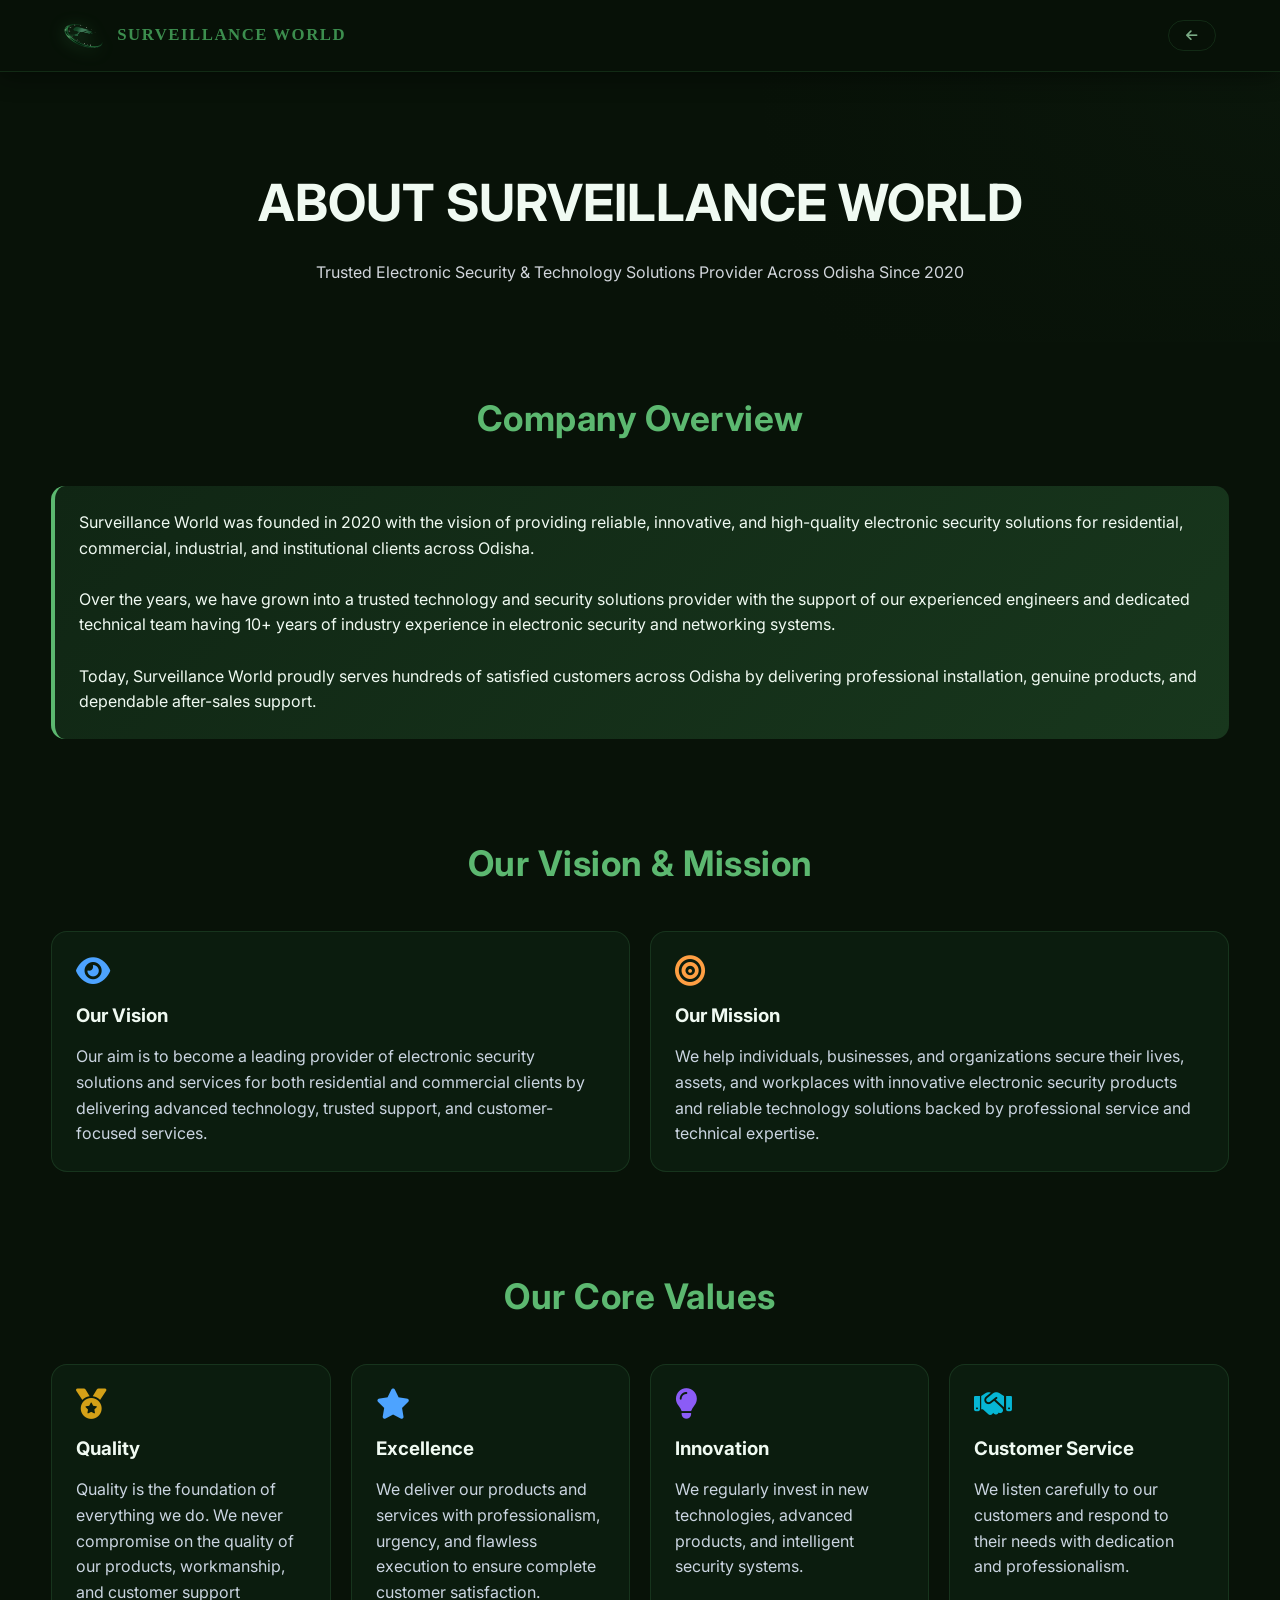
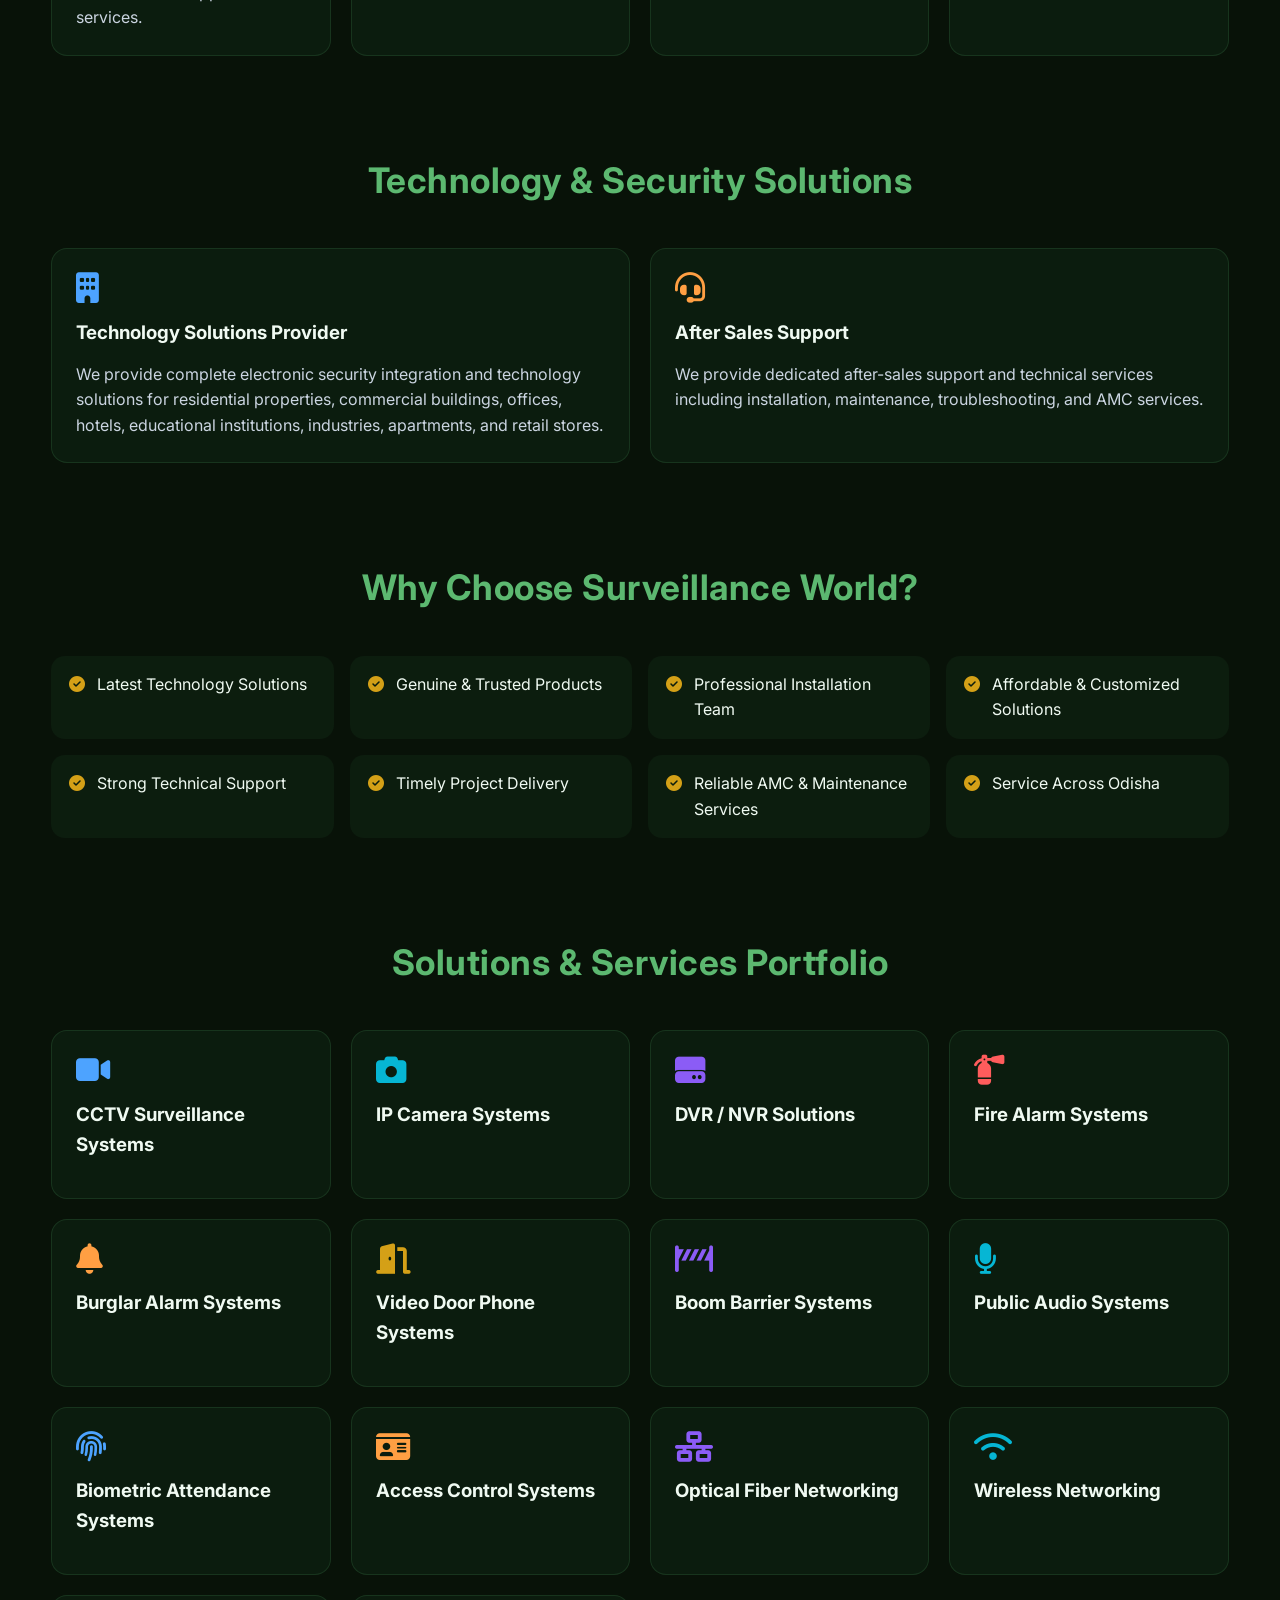
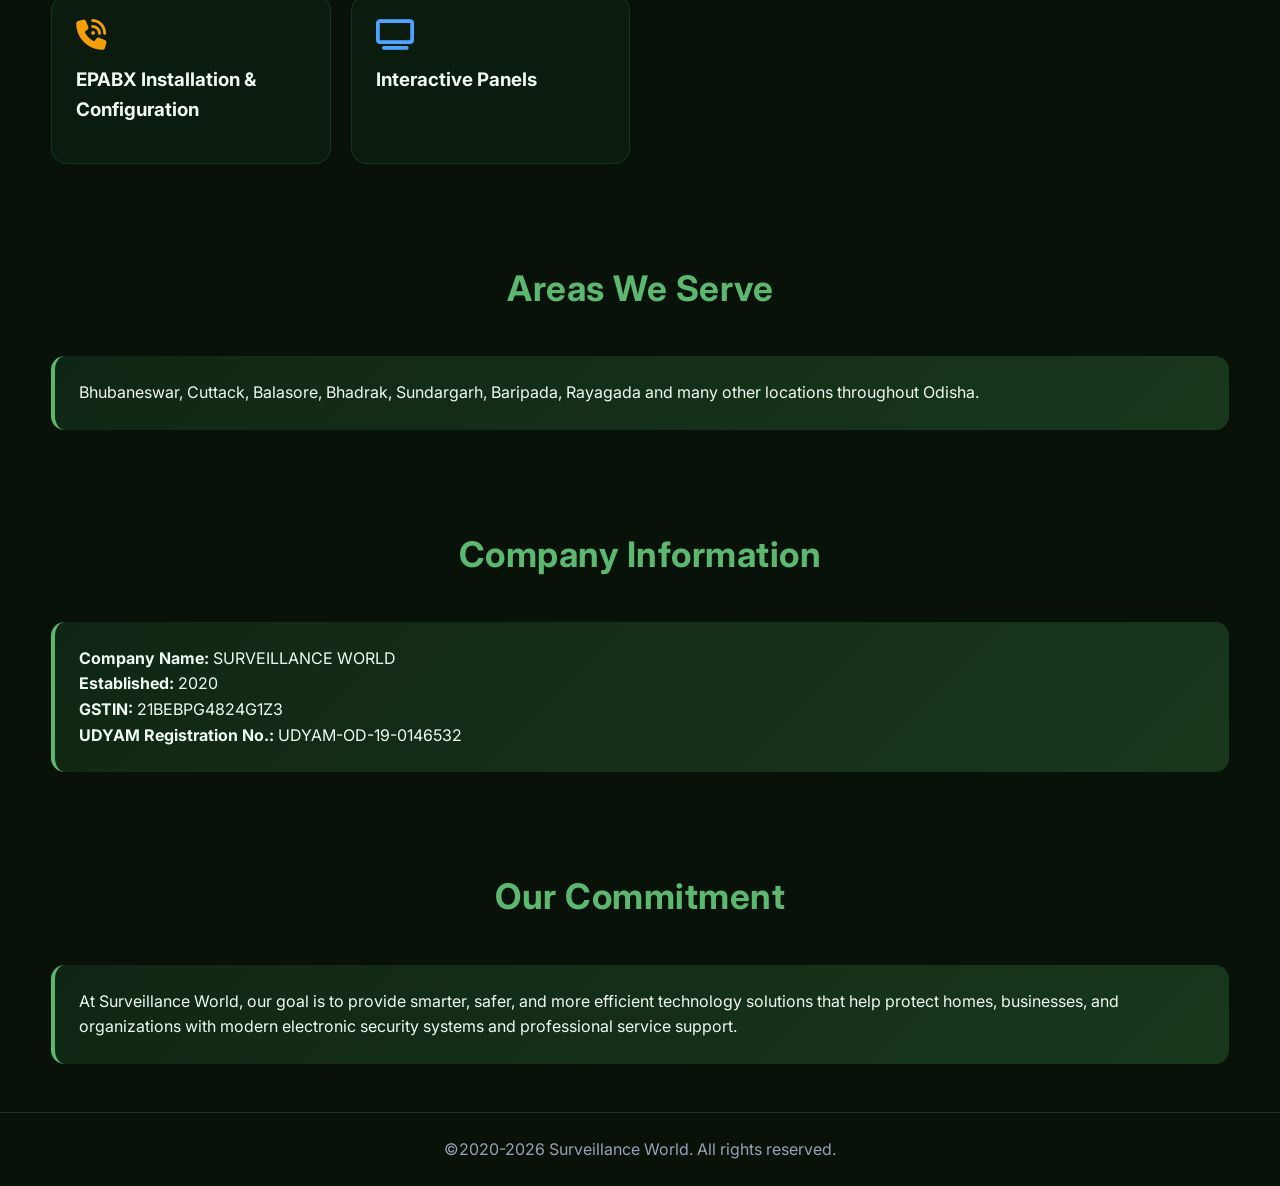
<file: about.html>
<!DOCTYPE html>
<html lang="en">
<head>
<meta charset="UTF-8">
<meta name="viewport" content="width=device-width, initial-scale=1.0">
<title>About Us | Surveillance World</title>
<link href="https://fonts.googleapis.com/css2?family=Inter:wght@300;400;500;600;700;800&display=swap" rel="stylesheet">
<link rel="stylesheet" href="https://cdnjs.cloudflare.com/ajax/libs/font-awesome/6.4.0/css/all.min.css">

<!-- Google tag (gtag.js) -->
    <script async src="https://www.googletagmanager.com/gtag/js?id=G-PBL9HZLPY4"></script>
    <script>
        window.dataLayer = window.dataLayer || [];
        function gtag(){dataLayer.push(arguments);}
        gtag('js', new Date());
        gtag('config', 'G-PBL9HZLPY4'); 
    </script>
    
<style>
*{
margin:0;
padding:0;
box-sizing:border-box;
}

:root{
--primary:#3c8e4e;
--secondary:#0d1f10;
--dark:#081208;
--light:#f0faf2;
--accent:#5cb870;
--gold:#d4a017;
--border:rgba(60,142,78,0.2);
}

body{
font-family:'Inter',sans-serif;
background:var(--dark);
color:var(--light);
line-height:1.6;
overflow-x:hidden;
}

.navbar{
position: sticky;
            top: 0;
            width: 100%;
            z-index: 100;
            background: rgba(8,18,8,0.97);
            backdrop-filter: blur(14px);
            border-bottom: 1px solid var(--border);
            padding: 0 5%;
            height: 72px;
            display: flex;
            align-items: center;
            justify-content: space-between;
            gap: 1.5rem;
            box-shadow: 0 4px 24px rgba(0,0,0,0.45);
}

.logo{
width: 42px;
height: 42px;
object-fit: contain;
filter: drop-shadow(0 2px 8px rgba(60,142,78,0.45));
}

.logo h2{
font-size: 1.05rem;
font-weight: 700;
color: #3c8e4e;
font-family: Cambria, Georgia, serif;
letter-spacing: 0.5px;
line-height: 1.1;
}


.nav-brand{
display:flex;
align-items:center;
gap:.7rem;
text-decoration:none;
flex-shrink:0;
}

.nav-logo{
width:42px;
height:42px;
object-fit:contain;
filter:drop-shadow(0 2px 8px rgba(60,142,78,.45));
}

.nav-logo-fallback{
width:42px;
height:42px;
background:linear-gradient(135deg,#2d6e3c,#5cb870);
border-radius:10px;
display:flex;
align-items:center;
justify-content:center;
color:#fff;
}

.nav-company{display:flex;flex-direction:column;}

.nav-company-name{
font-size:1.05rem;
font-weight:700;
color:#3c8e4e;
font-family:Cambria, Georgia, serif;
letter-spacing:1.5px;
line-height:1.1;
}

.nav-right{
display:flex;
align-items:center;
}

.nav-back{
display:inline-flex;
align-items:center;
justify-content:center;
padding:.5rem 1.1rem;
background:transparent;
border:1.5px solid var(--border);
border-radius:50px;
color:#7aab85;
text-decoration:none;
font-size:.82rem;
font-weight:600;
}

.nav-back:hover{
border-color:#5cb870;
color:#a3e6b0;
background:rgba(60,142,78,.08);
}

.hero{
padding:90px 5% 55px;
text-align:center;
background:
linear-gradient(rgba(8,18,8,.85),rgba(8,18,8,.92)),
radial-gradient(circle at top right, rgba(92,184,112,.18), transparent 40%);
}

.hero h1{
font-size:clamp(2.2rem,5vw,3.2rem);
margin-bottom:14px;
/* background:linear-gradient(135deg,#5cb870,#c8f5ce); */
--webkit-background-clip:text;
--webkit-text-fill-color:transparent;
}

.hero p{
max-width:760px;
margin:auto;
color:#d1d5db;
font-size:1rem;
line-height:1.8;
}

.container{
width:min(1200px,92%);
margin:auto;
}

.section{
padding:48px 0;
}

.section-title{
text-align:center;
font-size:clamp(1.6rem,3vw,2.2rem);
font-weight:700;
letter-spacing:.5px;
margin-bottom:2.5rem;
color:#5cb870;
}

.grid{
display:grid;
grid-template-columns:repeat(auto-fit,minmax(260px,1fr));
gap:20px;
}

.card{
background:rgba(13,31,16,.9);
border:1px solid rgba(92,184,112,.15);
border-radius:16px;
padding:24px;
transition:.3s ease;
}

.card:hover{
transform:translateY(-4px);
border-color:rgba(92,184,112,.35);
}

.card i{
font-size:1.9rem;
margin-bottom:14px;
}

.card h3{
margin-bottom:14px;
}

.card p, .card li{
color:#cbd5e1;
}

.highlight-box{
background:linear-gradient(135deg,#102614,#18371d);
border-left:4px solid #5cb870;
padding:24px;
border-radius:14px;
}

.list{
display:grid;
grid-template-columns:repeat(auto-fit,minmax(240px,1fr));
gap:16px;
}

.list-item{
display:flex;
gap:12px;
background:rgba(13,31,16,.85);
padding:16px 18px;
border-radius:14px;
align-items:flex-start;
}

.list-item i{
color:#d4a017;
margin-top:4px;
}

.footer{
padding:24px;
text-align:center;
border-top:1px solid rgba(92,184,112,.2);
color:#94a3b8;
}

@media(max-width:768px){
.hero h1{
font-size:clamp(1.6rem,3vw,2.2rem);
font-weight:700;
letter-spacing:.5px;
}
.section-title{
font-size:1.8rem;
}
}

@media(max-width:992px){
.section{padding:42px 0;}
.card{padding:22px;}
}

@media(max-width:768px){
.navbar{padding:14px 5%;}
.logo h2{font-size:1rem;}
.hero{padding:80px 5% 45px;}
.hero p{font-size:.95rem;}
.section{padding:38px 0;}
.grid{gap:16px;}
.card{padding:20px;}
.card h3{font-size:1.05rem;}
.highlight-box{padding:20px;}
.list-item{padding:14px 16px;}
}

@media(max-width:480px){
.hero h1{font-size:2rem;}
.section-title{font-size:1.5rem;}
.card i{font-size:1.7rem;}
}

</style>
</head>

<body>


<nav class="navbar">
    <a href="./index.html" class="nav-brand">
        <img src="./asset/sw_logo/sw_logo.webp" alt="Surveillance World" class="nav-logo"
             onerror="this.style.display='none';document.getElementById('navFallback').style.display='flex'">
        <div class="nav-logo-fallback" id="navFallback" style="display:none">
            <i class="fas fa-shield-halved"></i>
        </div>
        <div class="nav-company">
            <span class="nav-company-name">SURVEILLANCE WORLD</span>
        </div>
    </a>

    <div class="nav-right">
        <a href="./index.html" class="nav-back">
            <i class="fas fa-arrow-left"></i>
        </a>
    </div>
</nav>


<section class="hero">
<h1>ABOUT SURVEILLANCE WORLD</h1>
<p>
Trusted Electronic Security & Technology Solutions Provider Across Odisha Since 2020
</p>
</section>

<div class="container">

<section class="section">
<h2 class="section-title">Company Overview</h2>

<div class="highlight-box">
<p>
Surveillance World was founded in 2020 with the vision of providing reliable, innovative, and high-quality electronic security solutions for residential, commercial, industrial, and institutional clients across Odisha.
<br><br>
Over the years, we have grown into a trusted technology and security solutions provider with the support of our experienced engineers and dedicated technical team having 10+ years of industry experience in electronic security and networking systems.
<br><br>
Today, Surveillance World proudly serves hundreds of satisfied customers across Odisha by delivering professional installation, genuine products, and dependable after-sales support.
</p>
</div>
</section>

<section class="section">
<h2 class="section-title">Our Vision & Mission</h2>

<div class="grid">

<div class="card">
<i class="fas fa-eye" style="color:#4da3ff;"></i>
<h3>Our Vision</h3>
<p>
Our aim is to become a leading provider of electronic security solutions and services for both residential and commercial clients by delivering advanced technology, trusted support, and customer-focused services.
</p>
</div>

<div class="card">
<i class="fas fa-bullseye" style="color:#ff9f43;"></i>
<h3>Our Mission</h3>
<p>
We help individuals, businesses, and organizations secure their lives, assets, and workplaces with innovative electronic security products and reliable technology solutions backed by professional service and technical expertise.
</p>
</div>

</div>
</section>

<section class="section">
<h2 class="section-title">Our Core Values</h2>

<div class="grid">

<div class="card">
<i class="fas fa-medal" style="color:#d4a017;"></i>
<h3>Quality</h3>
<p>Quality is the foundation of everything we do. We never compromise on the quality of our products, workmanship, and customer support services.</p>
</div>

<div class="card">
<i class="fas fa-star" style="color:#4da3ff;"></i>
<h3>Excellence</h3>
<p>We deliver our products and services with professionalism, urgency, and flawless execution to ensure complete customer satisfaction.</p>
</div>

<div class="card">
<i class="fas fa-lightbulb" style="color:#8b5cf6;"></i>
<h3>Innovation</h3>
<p>We regularly invest in new technologies, advanced products, and intelligent security systems.</p>
</div>

<div class="card">
<i class="fas fa-handshake" style="color:#06b6d4;"></i>
<h3>Customer Service</h3>
<p>We listen carefully to our customers and respond to their needs with dedication and professionalism.</p>
</div>

</div>
</section>

<section class="section">
<h2 class="section-title">Technology & Security Solutions</h2>

<div class="grid">

<div class="card">
<i class="fas fa-building" style="color:#4da3ff;"></i>
<h3>Technology Solutions Provider</h3>
<p>
We provide complete electronic security integration and technology solutions for residential properties, commercial buildings, offices, hotels, educational institutions, industries, apartments, and retail stores.
</p>
</div>

<div class="card">
<i class="fas fa-headset" style="color:#ff9f43;"></i>
<h3>After Sales Support</h3>
<p>
We provide dedicated after-sales support and technical services including installation, maintenance, troubleshooting, and AMC services.
</p>
</div>

</div>
</section>

<section class="section">
<h2 class="section-title">Why Choose Surveillance World?</h2>

<div class="list">

<div class="list-item"><i class="fas fa-check-circle"></i><span>Latest Technology Solutions</span></div>
<div class="list-item"><i class="fas fa-check-circle"></i><span>Genuine & Trusted Products</span></div>
<div class="list-item"><i class="fas fa-check-circle"></i><span>Professional Installation Team</span></div>
<div class="list-item"><i class="fas fa-check-circle"></i><span>Affordable & Customized Solutions</span></div>
<div class="list-item"><i class="fas fa-check-circle"></i><span>Strong Technical Support</span></div>
<div class="list-item"><i class="fas fa-check-circle"></i><span>Timely Project Delivery</span></div>
<div class="list-item"><i class="fas fa-check-circle"></i><span>Reliable AMC & Maintenance Services</span></div>
<div class="list-item"><i class="fas fa-check-circle"></i><span>Service Across Odisha</span></div>

</div>
</section>

<section class="section">
<h2 class="section-title">Solutions & Services Portfolio</h2>

<div class="grid">

<div class="card"><i class="fas fa-video" style="color:#4da3ff;"></i><h3>CCTV Surveillance Systems</h3></div>

<div class="card"><i class="fas fa-camera" style="color:#06b6d4;"></i><h3>IP Camera Systems</h3></div>

<div class="card"><i class="fas fa-hard-drive" style="color:#8b5cf6;"></i><h3>DVR / NVR Solutions</h3></div>

<div class="card"><i class="fas fa-fire-extinguisher" style="color:#ff5c5c;"></i><h3>Fire Alarm Systems</h3></div>

<div class="card"><i class="fas fa-bell" style="color:#ff9f43;"></i><h3>Burglar Alarm Systems</h3></div>

<div class="card"><i class="fas fa-door-open" style="color:#d4a017;"></i><h3>Video Door Phone Systems</h3></div>

<div class="card"><i class="fas fa-road-barrier" style="color:#8b5cf6;"></i><h3>Boom Barrier Systems</h3></div>

<div class="card"><i class="fas fa-microphone" style="color:#06b6d4;"></i><h3>Public Audio Systems</h3></div>

<div class="card"><i class="fas fa-fingerprint" style="color:#4da3ff;"></i><h3>Biometric Attendance Systems</h3></div>

<div class="card"><i class="fas fa-id-card" style="color:#ff9f43;"></i><h3>Access Control Systems</h3></div>

<div class="card"><i class="fas fa-network-wired" style="color:#8b5cf6;"></i><h3>Optical Fiber Networking</h3></div>

<div class="card"><i class="fas fa-wifi" style="color:#06b6d4;"></i><h3>Wireless Networking</h3></div>

<div class="card"><i class="fas fa-phone-volume" style="color:#f59e0b;"></i><h3>EPABX Installation & Configuration</h3></div>

<div class="card"><i class="fas fa-tv" style="color:#4da3ff;"></i><h3>Interactive Panels</h3></div>

</div>
</section>

<section class="section">
<h2 class="section-title">Areas We Serve</h2>

<div class="highlight-box">
<p>
Bhubaneswar, Cuttack, Balasore, Bhadrak, Sundargarh, Baripada, Rayagada and many other locations throughout Odisha.
</p>
</div>
</section>

<section class="section">
<h2 class="section-title">Company Information</h2>

<div class="highlight-box">
<p><strong>Company Name:</strong> SURVEILLANCE WORLD</p>
<p><strong>Established:</strong> 2020</p>
<p><strong>GSTIN:</strong> 21BEBPG4824G1Z3</p>
<p><strong>UDYAM Registration No.:</strong> UDYAM-OD-19-0146532</p>
</div>
</section>

<section class="section">
<h2 class="section-title">Our Commitment</h2>

<div class="highlight-box">
<p>
At Surveillance World, our goal is to provide smarter, safer, and more efficient technology solutions that help protect homes, businesses, and organizations with modern electronic security systems and professional service support.
</p>
</div>
</section>

</div>

<footer class="footer">
&copy;2020-2026 Surveillance World. All rights reserved.
</footer>

</body>
</html>
</file>
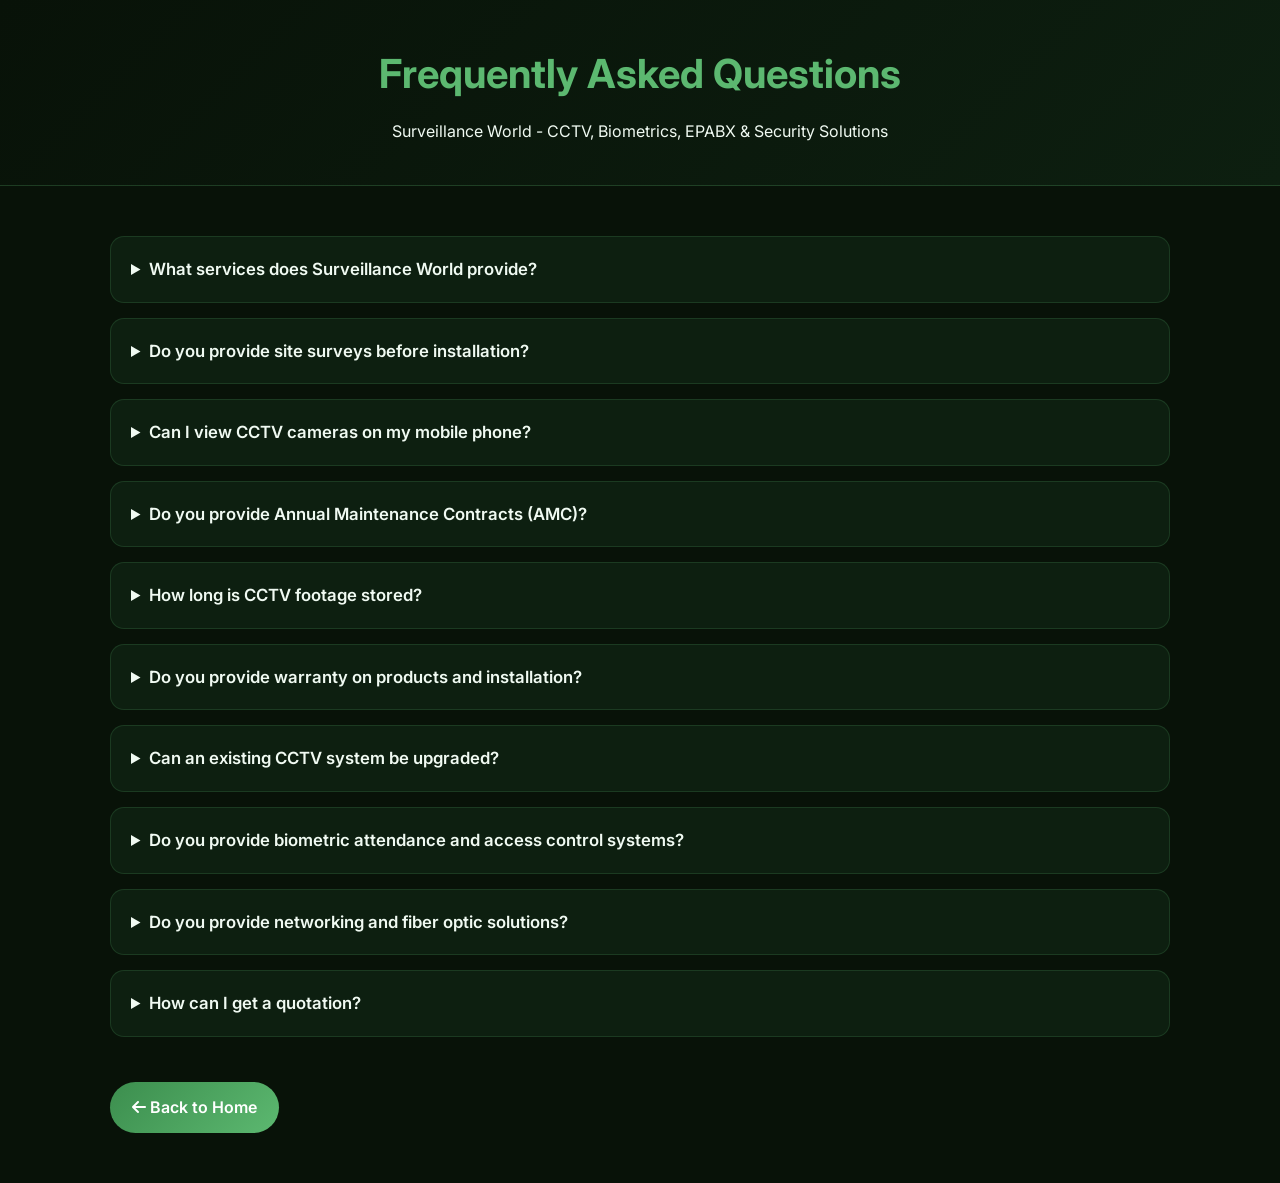
<file: faq.html>
<!DOCTYPE html>
<html lang="en">
<head>
<meta charset="UTF-8">
<meta name="viewport" content="width=device-width, initial-scale=1.0">
<title>FAQ - Surveillance World</title>
<link href="https://fonts.googleapis.com/css2?family=Inter:wght@300;400;500;600;700;800&display=swap" rel="stylesheet">
<link rel="stylesheet" href="https://cdnjs.cloudflare.com/ajax/libs/font-awesome/6.4.0/css/all.min.css">
<!-- Google tag (gtag.js) -->
    <script async src="https://www.googletagmanager.com/gtag/js?id=G-PBL9HZLPY4"></script>
    <script>
        window.dataLayer = window.dataLayer || [];
        function gtag(){dataLayer.push(arguments);}
        gtag('js', new Date());
        gtag('config', 'G-PBL9HZLPY4'); 
    </script>
<style>
:root{
--primary:#3c8e4e;
--primary-dark:#2d6e3c;
--secondary:#0d1f10;
--dark:#081208;
--light:#f0faf2;
--gray:#7aab85;
--accent:#5cb870;
}
*{margin:0;padding:0;box-sizing:border-box}
body{
font-family:'Inter',sans-serif;
background:var(--dark);
color:var(--light);
line-height:1.7;
}
.header{
background:linear-gradient(135deg,#081208,#0d1f10);
padding:40px 20px;
text-align:center;
border-bottom:1px solid rgba(92,184,112,.25);
}
.header h1{
font-size:2.5rem;
color:var(--accent);
margin-bottom:10px;
}
.container{
max-width:1100px;
margin:auto;
padding:50px 20px;
}
.faq-item{
background:var(--secondary);
border:1px solid rgba(92,184,112,.18);
border-radius:14px;
margin-bottom:15px;
overflow:hidden;
}
.faq-item summary{
padding:18px 20px;
cursor:pointer;
font-weight:600;
font-size:1.05rem;
}
.faq-item p{
padding:0 20px 20px;
color:#c9e7cf;
}
.back-btn{
display:inline-block;
margin-top:30px;
padding:12px 22px;
background:linear-gradient(135deg,#3c8e4e,#5cb870);
color:#fff;
text-decoration:none;
border-radius:40px;
font-weight:600;
}
</style>
</head>
<body>
<div class="header">
<h1>Frequently Asked Questions</h1>
<p>Surveillance World - CCTV, Biometrics, EPABX & Security Solutions</p>
</div>

<div class="container">

<details class="faq-item"><summary>What services does Surveillance World provide?</summary><p>We provide installation, maintenance, and AMC services for CCTV cameras, biometric attendance systems, video door phones, EPABX systems, fire alarm systems, networking, and fiber optic solutions.</p></details>

<details class="faq-item"><summary>Do you provide site surveys before installation?</summary><p>Yes, we conduct site surveys to understand your security requirements and recommend the best solution.</p></details>

<details class="faq-item"><summary>Can I view CCTV cameras on my mobile phone?</summary><p>Yes. We configure remote viewing so you can monitor your cameras from anywhere using your smartphone or computer.</p></details>

<details class="faq-item"><summary>Do you provide Annual Maintenance Contracts (AMC)?</summary><p>Yes. We offer AMC packages including preventive maintenance, health checks, troubleshooting, and support.</p></details>

<details class="faq-item"><summary>How long is CCTV footage stored?</summary><p>Storage duration depends on camera count, recording quality, and hard disk capacity. It can range from 7 to 90+ days.</p></details>

<details class="faq-item"><summary>Do you provide warranty on products and installation?</summary><p>Yes. Products are covered under manufacturer warranty and installation support is provided as per project scope.</p></details>

<details class="faq-item"><summary>Can an existing CCTV system be upgraded?</summary><p>Yes. We can add cameras, expand storage, replace DVR/NVR systems, and upgrade old installations.</p></details>

<details class="faq-item"><summary>Do you provide biometric attendance and access control systems?</summary><p>Yes. We install biometric attendance systems, access control solutions, and attendance management systems.</p></details>

<details class="faq-item"><summary>Do you provide networking and fiber optic solutions?</summary><p>Yes. We provide LAN networking, Wi-Fi setup, structured cabling, fiber optic installation, splicing, testing, and maintenance.</p></details>

<details class="faq-item"><summary>How can I get a quotation?</summary><p>Contact us through phone, WhatsApp, or the enquiry form. We will provide a customized quotation based on your requirement.</p></details>

<a href="./index.html" class="back-btn"><i class="fas fa-arrow-left"></i> Back to Home</a>

</div>
</body>
</html>
</file>
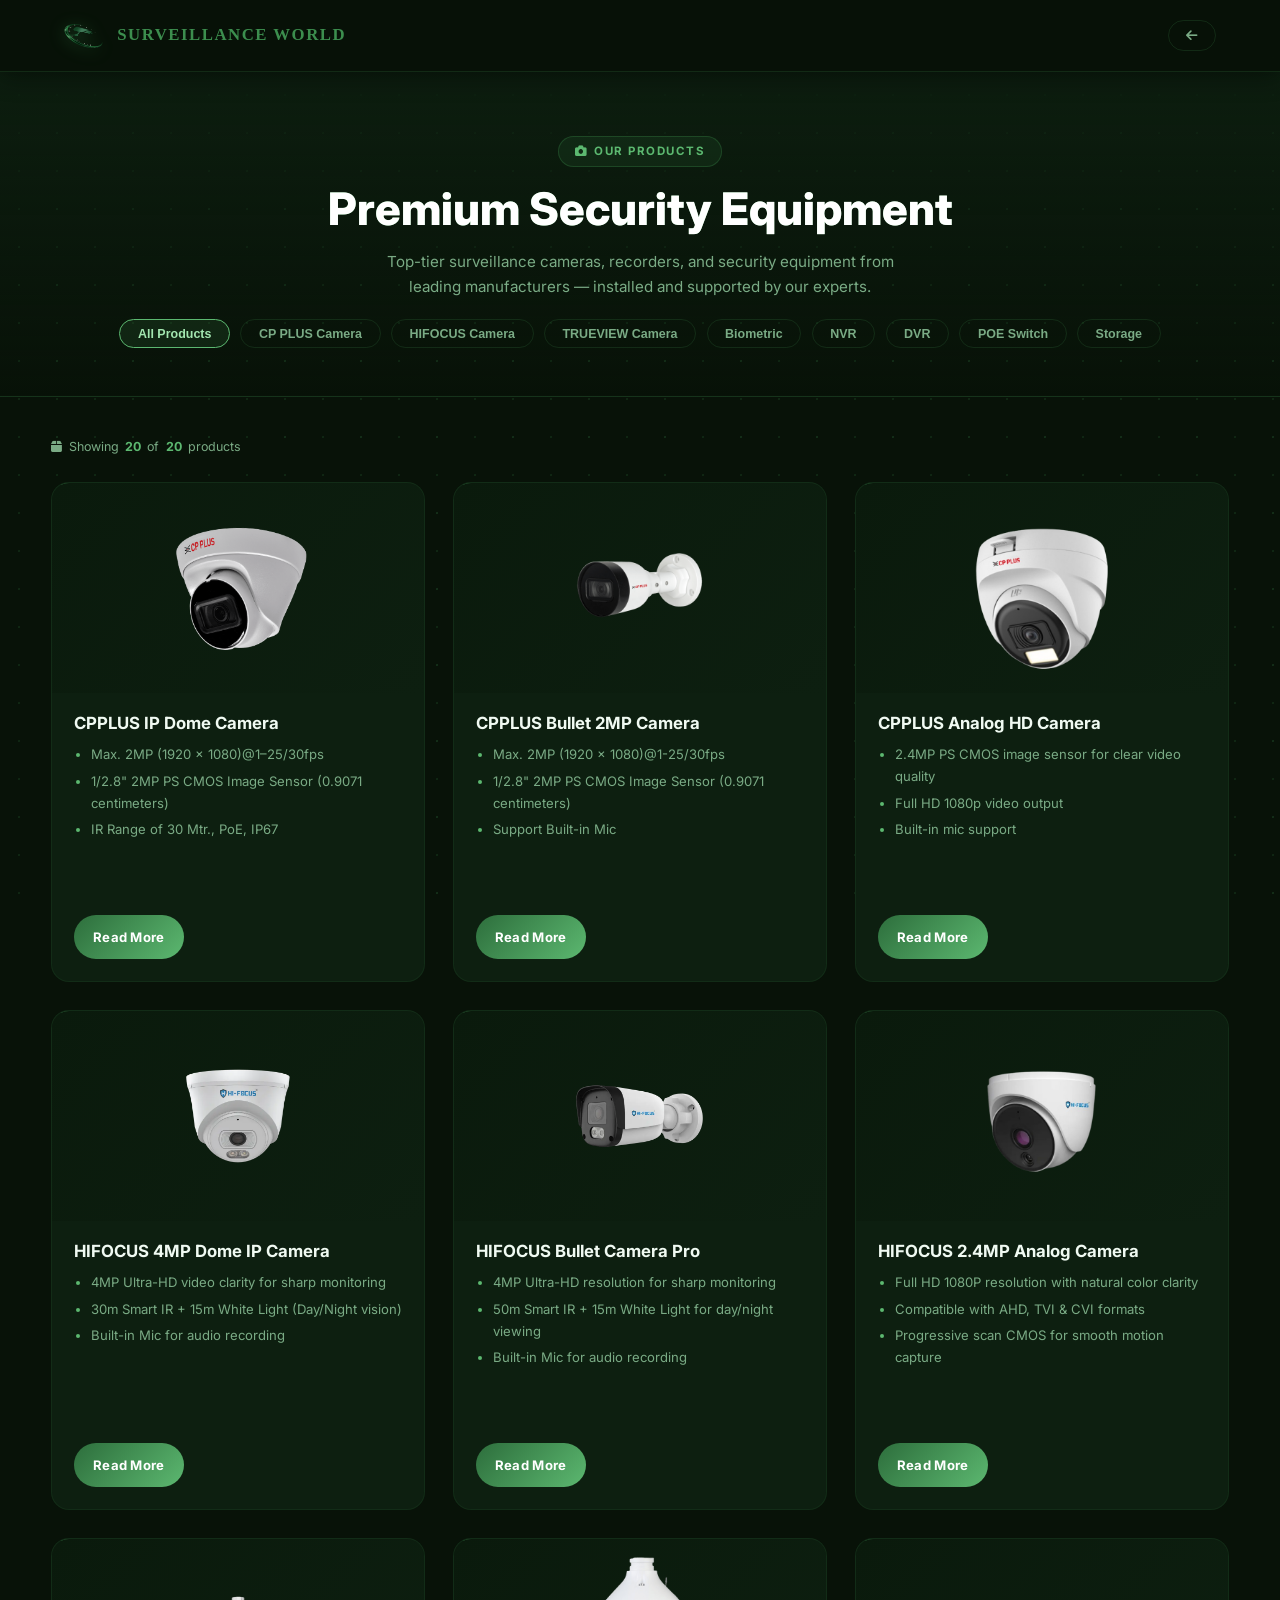
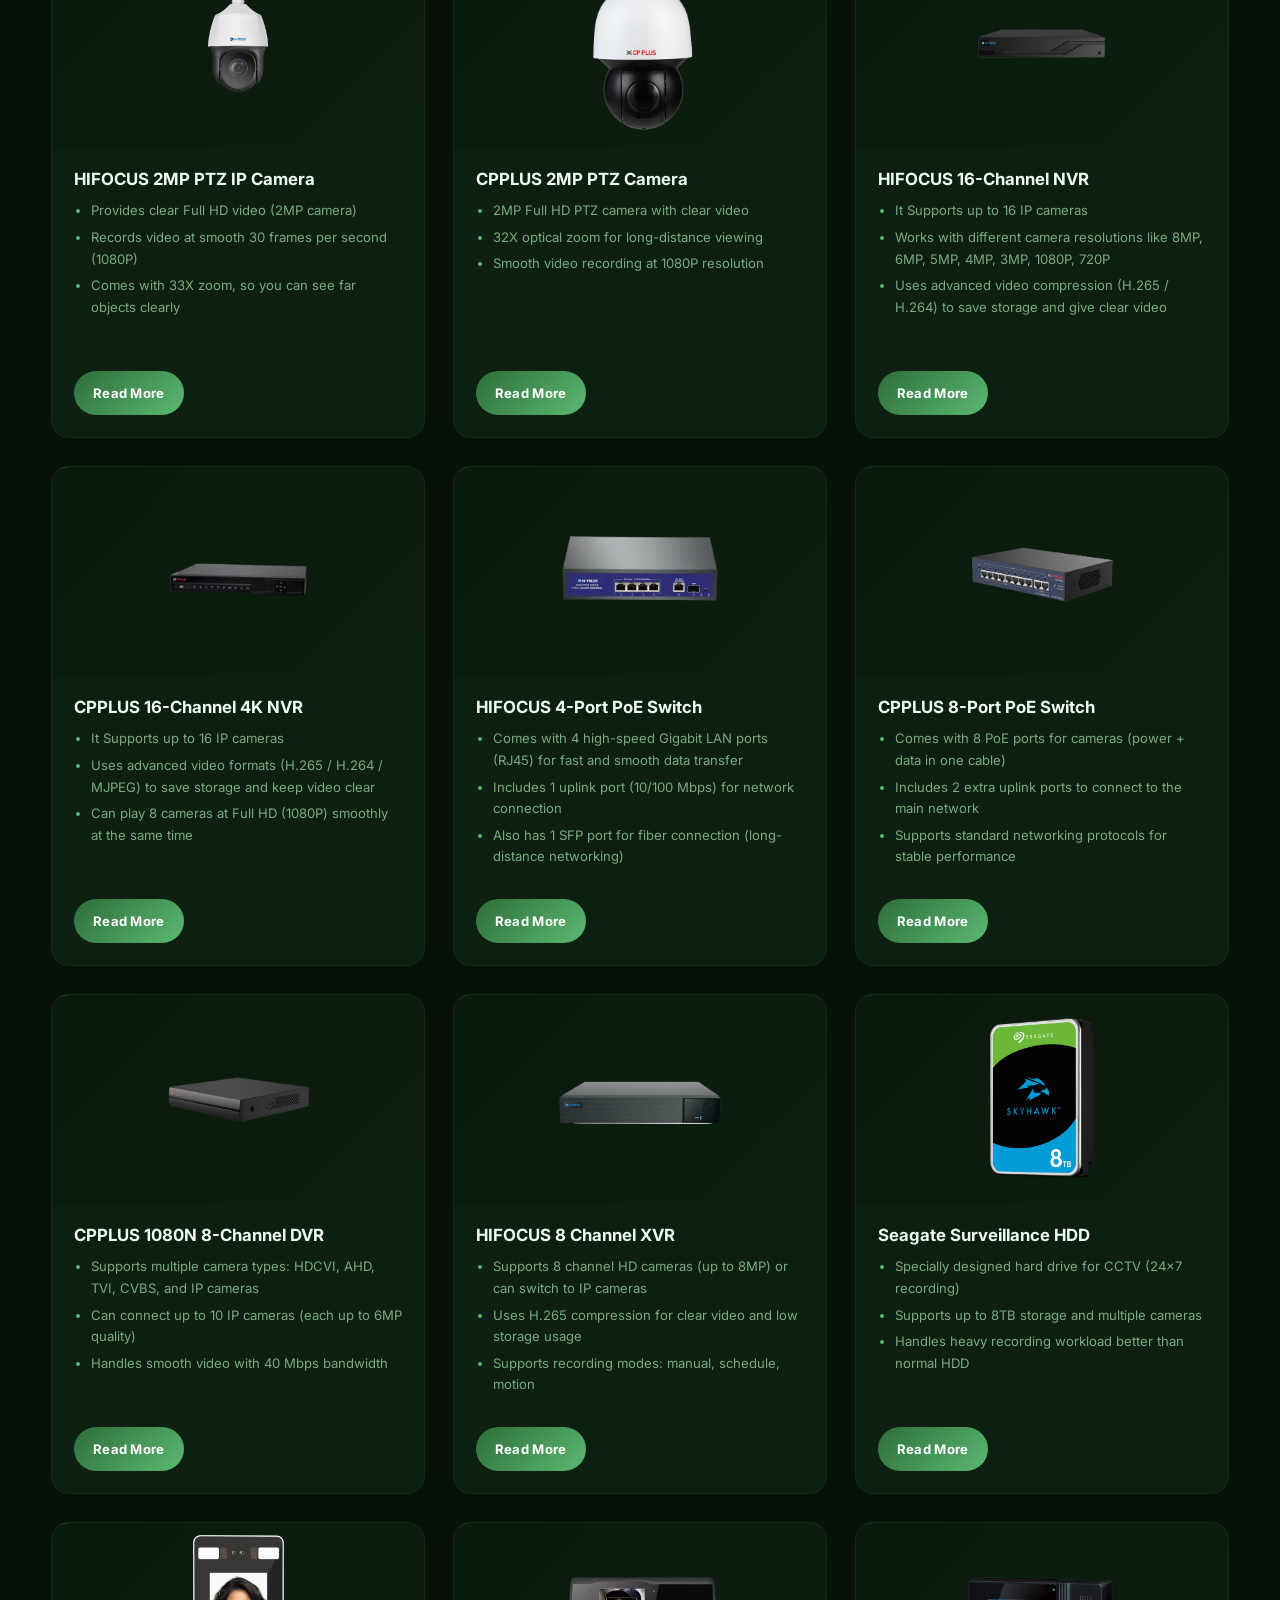
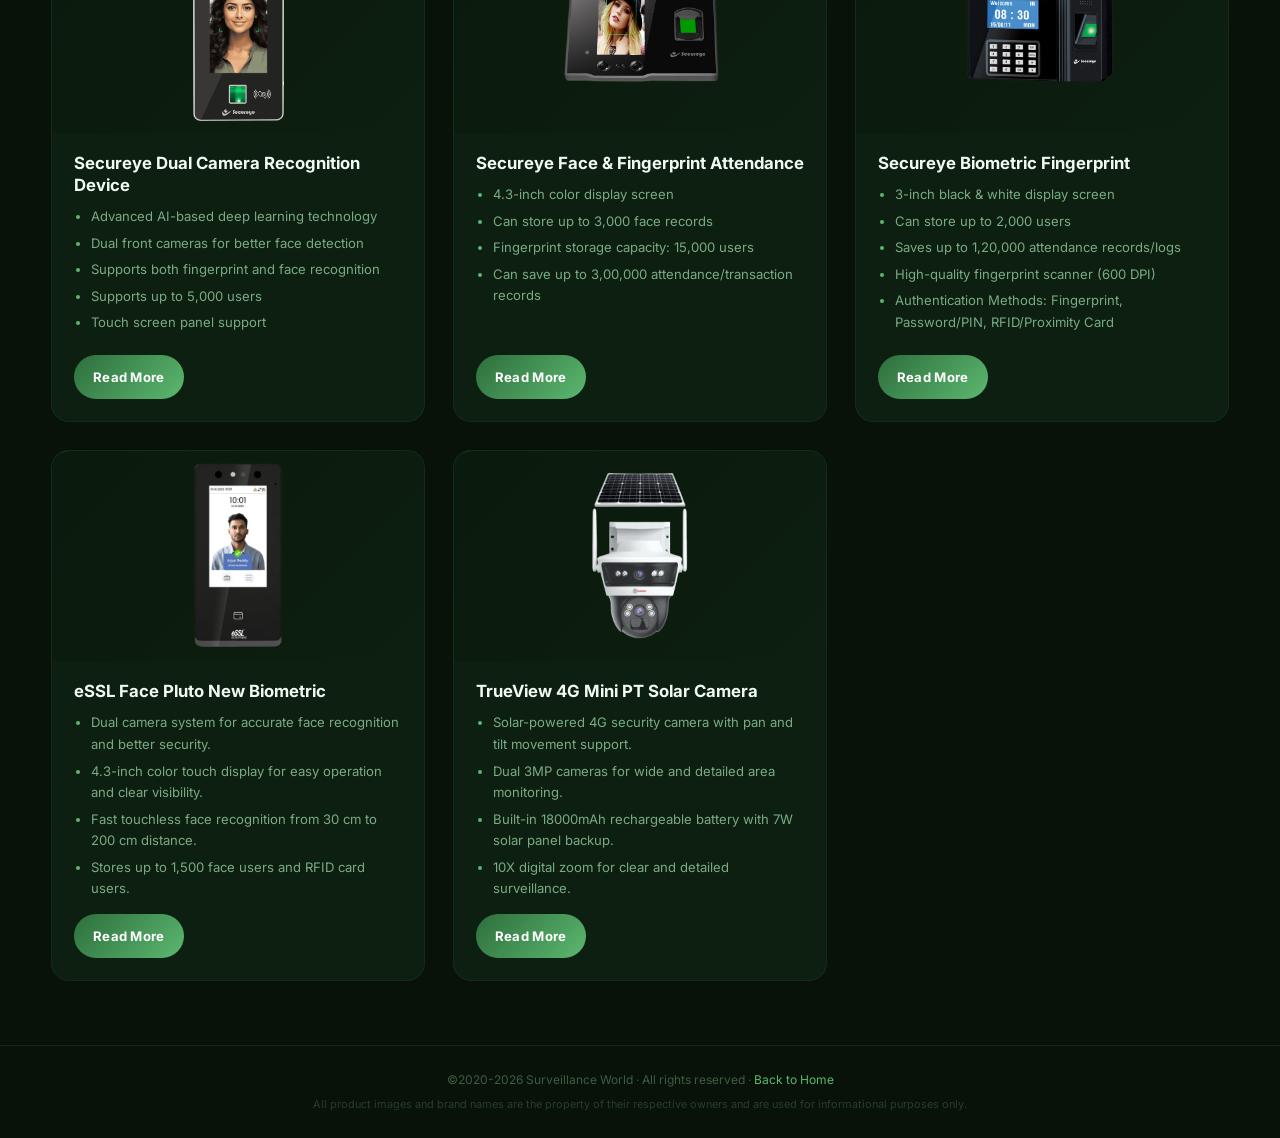
<file: products.html>
<!DOCTYPE html>
<html lang="en">
<head>
    <meta charset="UTF-8">
    <meta name="viewport" content="width=device-width, initial-scale=1.0">
    <title>Our Products | Surveillance World</title>
    <link href="https://fonts.googleapis.com/css2?family=Inter:wght@300;400;500;600;700;800&display=swap" rel="stylesheet">
    <link rel="stylesheet" href="https://cdnjs.cloudflare.com/ajax/libs/font-awesome/6.4.0/css/all.min.css">

    <!-- Google tag (gtag.js) -->
    <script async src="https://www.googletagmanager.com/gtag/js?id=G-PBL9HZLPY4"></script>
    <script>
        window.dataLayer = window.dataLayer || [];
        function gtag(){dataLayer.push(arguments);}
        gtag('js', new Date());
        gtag('config', 'G-PBL9HZLPY4'); 
    </script>
    
    <style>
        /* ── Reset & Base ── */
        *, *::before, *::after { box-sizing: border-box; margin: 0; padding: 0; }

        :root {
            --primary:   #3c8e4e;
            --secondary: #0d1f10;
            --dark:      #081208;
            --dark2:     #0a160a;
            --light:     #f0faf2;
            --gray:      #7aab85;
            --accent:    #5cb870;
            --gold:      #d4a017;
            --gold-lt:   #f4d03f;
            --border:    rgba(60,142,78,0.2);
        }

        html { scroll-behavior: smooth; }

        body {
            font-family: 'Inter', sans-serif;
            background: var(--dark);
            color: var(--light);
            line-height: 1.65;
        }

        /* Dot pattern background */
        body::before {
            content: '';
            position: fixed;
            inset: 0;
            background-image:
                radial-gradient(circle, rgba(60,142,78,0.16) 1px, transparent 1px),
                radial-gradient(circle, rgba(60,142,78,0.08) 1px, transparent 1px);
            background-size: 38px 38px, 76px 76px;
            background-position: 0 0, 19px 19px;
            pointer-events: none;
            z-index: 0;
        }

        /* ── Navbar ── */
        .navbar {
            position: sticky;
            top: 0;
            width: 100%;
            z-index: 100;
            background: rgba(8,18,8,0.97);
            backdrop-filter: blur(14px);
            border-bottom: 1px solid var(--border);
            padding: 0 5%;
            height: 72px;
            display: flex;
            align-items: center;
            justify-content: space-between;
            gap: 1.5rem;
            box-shadow: 0 4px 24px rgba(0,0,0,0.45);
        }

        .nav-brand {
            display: flex;
            align-items: center;
            gap: 0.7rem;
            text-decoration: none;
            flex-shrink: 0;
        }

        .nav-logo {
            width: 42px;
            height: 42px;
            object-fit: contain;
            filter: drop-shadow(0 2px 8px rgba(60,142,78,0.45));
        }

        .nav-logo-fallback {
            width: 42px; height: 42px;
            background: linear-gradient(135deg,#2d6e3c,#5cb870);
            border-radius: 10px;
            display: flex; align-items: center; justify-content: center;
            font-size: 1.1rem; color: #fff; flex-shrink: 0;
        }

        .nav-company {
            display: flex;
            flex-direction: column;
        }

        .nav-company-name {
            font-size: 1.05rem;
            font-weight: 700;
            color: #3c8e4e;
            font-family: Cambria, Georgia, serif;
            letter-spacing: 1.5px;
            line-height: 1.1;
        }

        .nav-company-sub {
            font-size: 0.58rem;
            color: rgba(163,230,176,0.5);
            letter-spacing: 1px;
            text-transform: uppercase;
        }

        .nav-right {
            display: flex;
            align-items: center;
            gap: 0.75rem;
            flex-wrap: wrap;
        }

        .nav-back {
            display: inline-flex;
            align-items: center;
            gap: 0.4rem;
            padding: 0.5rem 1.1rem;
            background: transparent;
            border: 1.5px solid var(--border);
            border-radius: 50px;
            color: var(--gray);
            text-decoration: none;
            font-size: 0.82rem;
            font-weight: 600;
            transition: all 0.22s;
        }

        .nav-back:hover {
            border-color: #5cb870;
            color: #a3e6b0;
            background: rgba(60,142,78,0.08);
        }

        .nav-contact-btn {
            display: inline-flex;
            align-items: center;
            gap: 0.4rem;
            padding: 0.52rem 1.2rem;
            background: linear-gradient(135deg,#2d6e3c,#5cb870);
            border: none;
            border-radius: 50px;
            color: #fff;
            font-size: 0.82rem;
            font-weight: 700;
            text-decoration: none;
            cursor: pointer;
            transition: all 0.22s;
            box-shadow: 0 3px 14px rgba(60,142,78,0.35);
        }

        .nav-contact-btn:hover {
            transform: translateY(-1px);
            box-shadow: 0 6px 20px rgba(60,142,78,0.5);
        }

        /* ── Page Hero ── */
        .page-hero {
            position: relative;
            z-index: 1;
            padding: 4rem 5% 3rem;
            text-align: center;
            background: linear-gradient(180deg, rgba(13,31,16,0.9) 0%, transparent 100%);
            border-bottom: 1px solid var(--border);
        }

        .page-hero-tag {
            display: inline-flex;
            align-items: center;
            gap: 0.4rem;
            background: rgba(60,142,78,0.12);
            border: 1px solid rgba(60,142,78,0.3);
            padding: 0.3rem 1rem;
            border-radius: 50px;
            font-size: 0.72rem;
            font-weight: 700;
            color: var(--accent);
            text-transform: uppercase;
            letter-spacing: 1.5px;
            margin-bottom: 1rem;
        }

        .page-hero h1 {
            font-size: clamp(1.8rem, 4vw, 2.8rem);
            font-weight: 800;
            background: linear-gradient(135deg,#5cb870,#c8f5ce);
            -webkit-background-clip: text;
            -webkit-text-fill-color: white;
            background-clip: text;
            margin-bottom: 0.75rem;
            line-height: 1.2;
        }

        .page-hero p {
            color: var(--gray);
            font-size: 0.95rem;
            max-width: 560px;
            margin: 0 auto 1.25rem;
        }

        /* Search / filter bar */
        .filter-bar {
            display: flex;
            align-items: center;
            justify-content: center;
            gap: 0.65rem;
            flex-wrap: wrap;
            margin-top: 0.5rem;
        }

        .filter-btn {
            padding: 0.42rem 1.1rem;
            border-radius: 50px;
            border: 1.5px solid var(--border);
            background: transparent;
            color: var(--gray);
            font-size: 0.78rem;
            font-weight: 600;
            cursor: pointer;
            transition: all 0.2s;
        }

        .filter-btn:hover,
        .filter-btn.active {
            background: rgba(60,142,78,0.15);
            border-color: #5cb870;
            color: #a3e6b0;
        }

        /* ── Main content ── */
        .page-body {
            position: relative;
            z-index: 1;
            max-width: 1280px;
            margin: 0 auto;
            padding: 2.5rem 4% 4rem;
        }

        /* Products count */
        .product-count {
            font-size: 0.78rem;
            color: var(--gray);
            margin-bottom: 1.5rem;
            display: flex;
            align-items: center;
            gap: 0.4rem;
        }

        .product-count strong { color: var(--accent); }

        /* ── Products Grid ── */
        .products-grid {
            display: grid;
            grid-template-columns: repeat(auto-fill, minmax(290px, 1fr));
            gap: 1.75rem;
        }

        /* ── Product Card ── */
        .product-card {
            background: var(--secondary);
            border-radius: 18px;
            overflow: hidden;
            border: 1px solid rgba(60,142,78,0.12);
            display: flex;
            flex-direction: column;
            min-height: 500px;
            transition: transform 0.3s ease, border-color 0.3s ease, box-shadow 0.3s ease;
            position: relative;
        }

        /* Top accent line on each card */
        .product-card::before {
            content: '';
            position: absolute;
            top: 0; left: 0; right: 0;
            height: 2px;
            background: linear-gradient(90deg,#3c8e4e,#5cb870,rgba(92,184,112,0));
            border-radius: 18px 18px 0 0;
        }

        .product-card:hover {
            transform: translateY(-8px);
            border-color: rgba(92,184,112,0.38);
            box-shadow: 0 20px 48px rgba(0,0,0,0.45);
        }

        /* Image area */
        .product-image {
            height: 210px;
            background: linear-gradient(135deg,#0a1a0c,#0d1f10);
            display: flex;
            align-items: center;
            justify-content: center;
            overflow: hidden;
            padding: 0.75rem;
            position: relative;
        }

        .product-image img {
            width: 100%;
            height: 100%;
            object-fit: contain;
            display: block;
            transition: transform 0.4s ease;
        }

        .product-card:hover .product-image img {
            transform: scale(1.05);
        }

        /* Shimmer on hover */
        .product-image::after {
            content: '';
            position: absolute;
            inset: 0;
            background: linear-gradient(45deg,transparent,rgba(92,184,112,0.06),transparent);
            transform: translateX(-100%);
            transition: transform 0.55s ease;
        }

        .product-card:hover .product-image::after {
            transform: translateX(100%);
        }

        /* Info block */
        .product-info {
            padding: 1.25rem 1.35rem 1.35rem;
            display: flex;
            flex-direction: column;
            flex: 1;
        }

        .product-info h3 {
            font-size: 1.05rem;
            font-weight: 700;
            margin-bottom: 0.6rem;
            color: var(--light);
            line-height: 1.3;
        }

        .product-info > ul {
            padding-left: 1.1rem;
            margin-bottom: 0.9rem;
            color: var(--gray);
            font-size: 0.82rem;
            display: flex;
            flex-direction: column;
            gap: 0.3rem;
        }

        .product-info > ul li::marker {
            color: #5cb870;
        }

        /* Details / expand */
        .product-details {
            display: flex;
            flex-direction: column;
            gap: 0.65rem;
            margin-top: auto;
        }

        .product-details[open] {
            flex-direction: column-reverse;
        }

        .product-details summary {
            list-style: none;
            cursor: pointer;
            display: inline-flex;
            align-items: center;
            justify-content: center;
            gap: 0.45rem;
            padding: 0.7rem 1.2rem;
            border-radius: 999px;
            background: linear-gradient(135deg,#2d6e3c,#5cb870);
            color: #fff;
            font-weight: 700;
            font-size: 0.82rem;
            border: none;
            transition: transform 0.2s ease, box-shadow 0.2s ease;
            width: fit-content;
            align-self: flex-start;
            letter-spacing: 0.3px;
        }

        .product-details summary::-webkit-details-marker { display: none; }

        .product-details summary:hover {
            transform: translateY(-2px);
            box-shadow: 0 8px 22px rgba(60,142,78,0.35);
        }

        .product-details[open] summary {
            align-self: flex-start;
            margin-top: 0.5rem;
            background: linear-gradient(135deg,#1a3d22,#2d6e3c);
        }

        .product-details ul {
            max-height: 0;
            overflow: hidden;
            padding-left: 1.1rem;
            margin: 0;
            color: var(--gray);
            font-size: 0.8rem;
            transition: max-height 0.35s ease;
            display: flex;
            flex-direction: column;
            gap: 0.3rem;
        }

        .product-details ul li::marker { color: #d4a017; }

        .product-details[open] ul {
            max-height: 450px;
        }

        /* ── Footer ── */
        .page-footer {
            position: relative;
            z-index: 1;
            text-align: center;
            padding: 1.5rem 5%;
            border-top: 1px solid var(--border);
            color: rgba(163,230,176,0.35);
            font-size: 0.75rem;
        }

        .page-footer a {
            color: var(--accent);
            text-decoration: none;
        }

        /* ── Responsive ── */
        @media (max-width: 768px) {
            .page-hero { padding: 3rem 4% 2rem; }
            .page-hero h1 { font-size: 1.7rem; }
            .products-grid { grid-template-columns: repeat(auto-fill, minmax(260px, 1fr)); gap: 8px; }
            .product-card { min-height: unset; }
        }

        @media (max-width: 520px) {
            .navbar { padding: 0 4%; min-height: 64px; height: auto; flex-wrap: wrap; gap: 0.6rem; }
            .nav-company-name { font-size: 0.88rem; letter-spacing: 0.8px; }
            .nav-company-sub { display: none; }
            .nav-contact-btn { display: none; }
            .products-grid { grid-template-columns: 1fr; gap: 1rem; }
            .page-body { padding: 1.5rem 4% 3rem; }
            .filter-btn { font-size: 0.72rem; padding: 0.35rem 0.85rem; }
        }
    </style>
</head>
<body>

<!-- ── Navbar ── -->
<nav class="navbar">
    <a href="./index.html" class="nav-brand">
        <img src="./asset/sw_logo/sw_logo.webp" alt="Surveillance World" class="nav-logo"
             onerror="this.style.display='none';document.getElementById('navFallback').style.display='flex'">
        <!-- <div class="nav-logo-fallback" id="navFallback" style="display:none">
            <i class="fas fa-shield-halved"></i>
        </div> -->
        <div class="nav-company">
            <span class="nav-company-name">SURVEILLANCE WORLD</span>
            <!-- <span class="nav-company-sub">Security Solutions</span> -->
        </div>
    </a>
    <div class="nav-right">
        <a href="./index.html" class="nav-back">
            <i class="fas fa-arrow-left"></i> 
        </a>
    </div>
</nav>

<!-- ── Hero ── -->
<div class="page-hero">
    <div class="page-hero-tag"><i class="fas fa-camera"></i> Our Products</div>
    <h1>Premium Security Equipment</h1>
    <p>Top-tier surveillance cameras, recorders, and security equipment from leading manufacturers — installed and supported by our experts.</p>
    <div class="filter-bar">
        <button class="filter-btn active" onclick="filterCards('all', this)">All Products</button>
        <button class="filter-btn" onclick="filterCards('cpplus-camera', this)">CP PLUS Camera</button>
        <button class="filter-btn" onclick="filterCards('hifocus-camera', this)">HIFOCUS Camera</button>
        <button class="filter-btn" onclick="filterCards('trueview-camera', this)">TRUEVIEW Camera</button>
        <button class="filter-btn" onclick="filterCards('biometrics', this)">Biometric</button>
        <button class="filter-btn" onclick="filterCards('nvr', this)">NVR</button>
        <button class="filter-btn" onclick="filterCards('dvr', this)">DVR</button>
        <button class="filter-btn" onclick="filterCards('poe', this)">POE Switch</button>
        <button class="filter-btn" onclick="filterCards('hdd', this)">Storage</button>
    </div>
</div>

<!-- ── Products ── -->
<div class="page-body">
    <div class="product-count">
        <i class="fas fa-box"></i> Showing <strong id="visibleCount">20</strong> of <strong>20</strong> products
    </div>

    <div class="products-grid">
            <div class="product-card animate-on-scroll" data-brand="cpplus-camera" data-category="camera">
                <div class="product-image">
                    <img src="./asset/our-products/cpplus-2mp-dome-camera.png" alt="CPPLUS IP Dome Camera" style="width: 50%; height: 100%; object-fit: contain;">
                </div>
                <div class="product-info">
                    <h3>CPPLUS IP Dome Camera</h3>
                    <ul>
                        <li>Max. 2MP (1920 × 1080)@1–25/30fps</li>
                        <li>1/2.8" 2MP PS CMOS Image Sensor (0.9071 centimeters)</li>
                        <li>IR Range of 30 Mtr., PoE, IP67</li>
                    </ul>
                    <details class="product-details">
                    <summary>Read More</summary>
                    <ul>
                        <li>Support Built-in Mic</li>
                        <li>Support Triple stream</li>
                        <li>3.6mm Lens (2.8mm optional)</li>
                        <li>Support Built-in Mic</li>
                        <li>Supports DC and PoE (Power over Ethernet) for flexible setup</li>
                        <li>Suitable for indoor installation</li>
                        <li>Reliable performance for home, office, and commercial surveillance</li>
                    </ul>
                </details>
                    <div class="product-price">
                        <!-- Nikhil Modified -->
                        <!-- <span class="price">$299</span> -->
                        <!-- <button class="product-btn">Learn More</button> -->
                    </div>
                </div>
            </div>
            <!-- card2 -->
            <div class="product-card animate-on-scroll" data-brand="cpplus-camera" data-category="camera">
                <div class="product-image">
                    <img src="./asset/our-products/cpplus-2mp-bullet-camera.png" alt="CPPLUS Bullet 2MP Camera" style="width: 50%; height: 100%; object-fit: contain;">
                </div>
                <div class="product-info">
                    <h3>CPPLUS Bullet 2MP Camera</h3>
                    <ul>
                        <li>Max. 2MP (1920 × 1080)@1-25/30fps</li>
                        <li>1/2.8" 2MP PS CMOS Image Sensor (0.9071 centimeters)</li>
                        <li>Support Built-in Mic</li>
                    </ul>
                    <details class="product-details">
                    <summary>Read More</summary>
                    <ul>
                        <li>Support Triple stream</li>
                        <li>3.6mm fixed Lens</li>
                        <li>IR Range of 30 Mtr., PoE, IP67</li>
                        <li>Supports DC and PoE (Power over Ethernet) for flexible setup</li>
                        <li>Weatherproof design suitable for outdoor installation</li>
                        <li>Reliable performance for home, office, and commercial surveillance</li>
                    </ul>
                </details>
                    <div class="product-price">
                        <!-- Nikhil Modified -->
                        <!-- <span class="price">$599</span> -->
                        <!-- <button class="product-btn">Learn More</button> -->
                    </div>
                </div>
            </div>
            <!-- card3 -->
            <div class="product-card animate-on-scroll" data-brand="cpplus-camera" data-category="camera">
                <div class="product-image">
                    <img src="./asset/our-products/cpplus-2mp-analog-hd-camera.png" alt="CPPLUS Analog HD Camera" style="width: 50%; height: 100%; object-fit: contain;">
                </div>
                <div class="product-info">
                    <h3>CPPLUS Analog HD Camera</h3>
                    <ul>
                        <li>2.4MP PS CMOS image sensor for clear video quality</li>
                        <li>Full HD 1080p video output</li>
                        <li>Built-in mic support</li>
                    </ul>
                    <details class="product-details">
                    <summary>Read More</summary>
                    <ul>
                        <li>DWDR, Day/Night (ICR), 2D DNR, BLC, HLC</li>
                        <li>3.6mm fixed lens (2.8mm optional)</li>
                        <li>30m IR range + 20m warm light with Smart IR</li>
                        <li>Supports 4 signals over single coaxial cable</li>
                        <li>Suitable for indoor installation</li>
                        <li>Reliable performance for home, and office surveillance</li>
                    </ul>
                </details>
                    <div class="product-price">
                        <!-- Nikhil Modified -->
                        <!-- <span class="price">$599</span> -->
                        <!-- <button class="product-btn">Learn More</button> -->
                    </div>
                </div>
            </div>
            <!-- card4 -->
            <div class="product-card animate-on-scroll" data-brand="hifocus-camera" data-category="camera">
                <div class="product-image">
                    <img src="./asset/our-products/4mp-ip-dome-camera.png" alt="HIFOCUS 4MP Dome IP Camera" style="width: 50%; height: 100%; object-fit: contain;">
                </div>
                <div class="product-info">
                    <h3>HIFOCUS 4MP Dome IP Camera</h3>
                    <ul>
                        <li>4MP Ultra-HD video clarity for sharp monitoring</li>
                        <li>30m Smart IR + 15m White Light (Day/Night vision)</li>
                        <li>Built-in Mic for audio recording</li>
                    </ul>
                    <details class="product-details">
                    <summary>Read More</summary>
                    <ul>
                        <li>Intelligent detection for smart security</li>
                        <li>H.265 compression for efficient storage</li>
                        <li>IP66 weatherproof design for outdoor use</li>
                        <li>DC & PoE support for flexible installation</li>
                        <li>Reliable performance for home, office, and commercial surveillance</li>
                    </ul>
                </details>
                    <div class="product-price">
                        <!-- Nikhil Modified -->
                        <!-- <span class="price">$899</span> -->
                        <!-- <button class="product-btn">Learn More</button> -->
                    </div>
                </div>
            </div>
            <!-- card5 -->
            <div class="product-card animate-on-scroll" data-brand="hifocus-camera" data-category="camera"> 
                <div class="product-image">
                    <img src="./asset/our-products/4mp-ip-bullet-camera.png" alt="Bullet Camera Pro" style="width: 50%; height: 100%; object-fit: contain;">
                </div>
                <div class="product-info">
                    <h3>HIFOCUS Bullet Camera Pro</h3>
                    <ul>
                        <li>4MP Ultra-HD resolution for sharp monitoring</li>
                        <li>50m Smart IR + 15m White Light for day/night viewing</li>
                        <li>Built-in Mic for audio recording</li>
                    </ul>
                    <details class="product-details">
                    <summary>Read More</summary>
                    <ul>
                        <li>Smart detection features for better security</li>
                        <li>H.265 compression saves bandwidth & storage</li>
                        <li>IP67 weatherproof design for outdoor use</li>
                        <li>DC & PoE support for flexible installation</li>
                        <li>Reliable performance for home, office, and commercial surveillance</li>
                    </ul>
                </details>
                    <div class="product-price">
                        <!-- Nikhil Modified -->
                        <!-- <span class="price">$249</span> -->
                        <!-- <button class="product-btn">Learn More</button> -->
                    </div>
                </div>
            </div>
            <!-- card6 -->
            <div class="product-card animate-on-scroll" data-brand="hifocus-camera" data-category="camera">
                <div class="product-image">
                    <img src="./asset/our-products/hifocus-2mp-analog-camera.png" alt="HIFOCUS 2.4MP Analog Camera" style="width: 50%; height: 100%; object-fit: contain;">
                </div>
                <div class="product-info">
                    <h3>HIFOCUS 2.4MP Analog Camera</h3>
                    <ul>
                        <li>Full HD 1080P resolution with natural color clarity</li>
                        <li>Compatible with AHD, TVI & CVI formats</li>
                        <li>Progressive scan CMOS for smooth motion capture</li>
                    </ul>
                    <details class="product-details">
                    <summary>Read More</summary>
                    <ul>
                        <li>On-screen display (OSD) menu support</li>
                        <li>20m IR night vision + up to 10m white light range</li>
                        <li>Supports COC (Control Over Coax)</li>
                        <li>Audio over coax supported</li>
                        <li>Reliable performance for home and office</li>
                    </ul>
                </details>
                    <div class="product-price">
                        <!-- Nikhil Modified -->
                        <!-- <span class="price">$899</span> -->
                        <!-- <button class="product-btn">Learn More</button> -->
                    </div>
                </div>
            </div>
            <!-- card7 -->
            <div class="product-card animate-on-scroll" data-brand="hifocus-camera" data-category="camera">
                <div class="product-image">
                    <img src="./asset/our-products/hifocus-2mp-ptz.png" alt="HIFOCUS 2MP PTZ IP Camera" style="width: 50%; height: 100%; object-fit: contain;">
                </div>
                <div class="product-info">
                    <h3>HIFOCUS 2MP PTZ IP Camera</h3>
                    <ul>
                        <li>Provides clear Full HD video (2MP camera)</li>
                        <li>Records video at smooth 30 frames per second (1080P)</li>
                        <li>Comes with 33X zoom, so you can see far objects clearly</li>
                    </ul>
                    <details class="product-details">
                    <summary>Read More</summary>
                    <ul>
                        <li>Works well in both bright and dark areas with WDR technology</li>
                        <li>Supports audio input & output (can connect mic & speaker)</li>
                        <li>Has memory card support up to 256GB for recording</li>
                        <li>Night vision works up to 150 meters (very long distance)</li>
                        <li>Uses smart video formats (H.265 / H.264) to save storage space</li>
                        <li>Can be powered by adapter (DC 12V) or PoE cable</li>
                        <li>Reliable performance for office, and commercial surveillance</li>
                    </ul>
                </details>
                    <div class="product-price">
                        <!-- Nikhil Modified -->
                        <!-- <span class="price">$899</span> -->
                        <!-- <button class="product-btn">Learn More</button> -->
                    </div>
                </div>
            </div>
            <!-- card8 -->
            <div class="product-card animate-on-scroll" data-brand="cpplus-camera" data-category="camera">
                <div class="product-image">
                    <img src="./asset/our-products/cpplus-2mp-ptz-camera.png" alt="CPPLUS 2MP PTZ Camera" style="width: 50%; height: 100%; object-fit: contain;">
                </div>
                <div class="product-info">
                    <h3>CPPLUS 2MP PTZ Camera</h3>
                    <ul>
                        <li>2MP Full HD PTZ camera with clear video</li>
                        <li>32X optical zoom for long-distance viewing</li>
                        <li>Smooth video recording at 1080P resolution</li>
                    </ul>
                    <details class="product-details">
                    <summary>Read More</summary>
                    <ul>
                        <li>Advanced image features for day & night clarity</li>
                        <li>Supports auto movement with presets & tours</li>
                        <li>Starlight technology for low-light performance</li>
                        <li>PoE+ support (single cable connection)</li>
                        <li>Weatherproof & vandal-proof design (IP67, IK10)</li>
                        <li>Remote viewing via mobile & PC software</li>
                    </ul>
                </details>
                    <div class="product-price">
                        <!-- Nikhil Modified -->
                        <!-- <span class="price">$899</span> -->
                        <!-- <button class="product-btn">Learn More</button> -->
                    </div>
                </div>
            </div>
            <!-- card9 -->
            <div class="product-card animate-on-scroll" data-brand="hifocus" data-category="nvr">
                <div class="product-image">
                    <img src="./asset/our-products/hifocus-16ch-nvr.png" alt="NVR 16-Channel" style="width: 50%; height: 100%; object-fit: contain;">
                </div>
                <div class="product-info">
                    <h3>HIFOCUS 16-Channel NVR</h3>
                    <ul>
                        <li>It Supports up to 16 IP cameras</li>
                        <li>Works with different camera resolutions like 8MP, 6MP, 5MP, 4MP, 3MP, 1080P, 720P</li>
                        <li>Uses advanced video compression (H.265 / H.264) to save storage and give clear video</li>
                    </ul>
                    <details class="product-details">
                    <summary>Read More</summary>
                    <ul>
                        <li>Offers multiple recording options-Manual Recording, Scheduled Recording, and Motion Detection Recording</li>
                        <li>Allows playback of all 16 cameras at the same time</li>
                        <li>Easy video search options-By Date, By Time, By Event, By Tags</li>
                        <li>Supports easy backup through USB or network</li>
                        <li>Supports Pentaplex function, which means you can do 5 things at once - Live view, Rcording, Playback, Remote access, and Backup</li>
                    </ul>
                </details>
                    <div class="product-price">
                        <!-- Nikhil Modified -->
                        <!-- <span class="price">$899</span> -->
                        <!-- <button class="product-btn">Learn More</button> -->
                    </div>
                </div>
            </div>
            
            <!-- card10 -->
            <div class="product-card animate-on-scroll" data-brand="cpplus" data-category="nvr">
                <div class="product-image">
                    <img src="./asset/our-products/cpplus-16ch-4k-nvr.png" alt="CPPLUS 16-Channel 4K NVR" style="width: 50%; height: 100%; object-fit: contain;">
                </div>
                <div class="product-info">
                    <h3>CPPLUS 16-Channel 4K NVR</h3>
                    <ul>
                        <li>It Supports up to 16 IP cameras</li>
                        <li>Uses advanced video formats (H.265 / H.264 / MJPEG) to save storage and keep video clear</li>
                        <li>Can play 8 cameras at Full HD (1080P) smoothly at the same time</li>
                    </ul>
                    <details class="product-details">
                    <summary>Read More</summary>
                    <ul>
                        <li>Works with ONVIF & RTSP supported cameras (compatible with most brands)</li>
                        <li>Supports 2 hard disks (up to 10TB each) for large storage</li>
                        <li>Comes with 2 USB ports (for mouse, backup, etc.)</li>
                        <li>Supports HDMI & VGA output together</li>
                        <li>Supports smart AI features (from camera), like: Face detection, People counting, Heat map analysis etc.</li>
                        <li>Can be accessed on mobile apps like iCMOB / gCMOB</li>
                        <li>Supports KVMS Pro software for computer monitoring</li>
                    </ul>
                </details>
                    <div class="product-price">
                        <!-- Nikhil Modified -->
                        <!-- <span class="price">$899</span> -->
                        <!-- <button class="product-btn">Learn More</button> -->
                    </div>
                </div>
            </div>
            <!-- card11 -->
            <div class="product-card animate-on-scroll" data-brand="hifocus" data-category="poe">
                <div class="product-image">
                    <img src="./asset/our-products/hifocus-4port-poe-switch.png" alt="HIFOCUS 4-Port PoE Switch" style="width: 50%; height: 100%; object-fit: contain;">
                </div>
                <div class="product-info">
                    <h3>HIFOCUS 4-Port PoE Switch</h3>
                    <ul>
                        <li>Comes with 4 high-speed Gigabit LAN ports (RJ45) for fast and smooth data transfer</li>
                        <li>Includes 1 uplink port (10/100 Mbps) for network connection</li>
                        <li>Also has 1 SFP port for fiber connection (long-distance networking)</li>
                    </ul>
                    <details class="product-details">
                    <summary>Read More</summary>
                    <ul>
                        <li>All ports support auto detection (MDI/MDIX) – no need to worry about cable type</li>
                        <li>Supports auto speed adjustment for stable performance</li>
                        <li>Ensures no data loss during transmission</li>
                        <li>Supports full-duplex & half-duplex communication for better network efficiency</li>
                        <li>4 ports support PoE+ (Power over Ethernet) – power and data through one cable</li>
                        <li>Automatically detects PoE devices and supplies power safely</li>
                        <li>Protects non-PoE devices from damage</li>
                    </ul>
                </details>
                    <div class="product-price">
                        <!-- Nikhil Modified -->
                        <!-- <span class="price">$899</span> -->
                        <!-- <button class="product-btn">Learn More</button> -->
                    </div>
                </div>
            </div>
            <!-- card12 -->
            <div class="product-card animate-on-scroll" data-brand="cpplus" data-category="poe">
                <div class="product-image">
                    <img src="./asset/our-products/cpplus-8port-poe-switch.png" alt="CPPLUS 8-Port PoE Switch" style="width: 50%; height: 100%; object-fit: contain;">
                </div>
                <div class="product-info">
                    <h3>CPPLUS 8-Port PoE Switch</h3>
                    <ul>
                        <li>Comes with 8 PoE ports for cameras (power + data in one cable)</li>
                        <li>Includes 2 extra uplink ports to connect to the main network</li>
                        <li>Supports standard networking protocols for stable performance</li>
                    </ul>
                    <details class="product-details">
                    <summary>Read More</summary>
                    <ul>
                        <li>Long-distance support: up to 250 meters for CCTV cameras</li>
                        <li>Automatically adjusts speed for smooth and reliable connection</li>
                        <li>Easy to install-Wall mounting option, Can be used on a desk, Plug & play (no setup needed)</li>
                    </ul>
                </details>
                    <div class="product-price">
                        <!-- Nikhil Modified -->
                        <!-- <span class="price">$899</span> -->
                        <!-- <button class="product-btn">Learn More</button> -->
                    </div>
                </div>
            </div>
            <!-- card13 -->
            <div class="product-card animate-on-scroll" data-brand="cpplus" data-category="dvr">
                <div class="product-image">
                    <img src="./asset/our-products/cpplus-8ch-dvr.png" alt="CPPLUS 8-Channel DVR" style="width: 50%; height: 100%; object-fit: contain;">
                </div>
                <div class="product-info">
                    <h3>CPPLUS 1080N 8-Channel DVR</h3>
                    <ul>
                        <li>Supports multiple camera types: HDCVI, AHD, TVI, CVBS, and IP cameras</li>
                        <li>Can connect up to 10 IP cameras (each up to 6MP quality)</li>
                        <li>Handles smooth video with 40 Mbps bandwidth</li>
                    </ul>
                    <details class="product-details">
                    <summary>Read More</summary>
                    <ul>
                        <li>Supports 2-way audio over cable for easy communication</li>
                        <li>Uses advanced video formats (H.265 / H.264) to save storage and keep video clear</li>
                        <li>Supports dual video stream for better performance</li>
                        <li>Can be accessed on mobile apps like iCMOB / gCMOB</li>
                    </ul>
                </details>
                    <div class="product-price">
                        <!-- Nikhil Modified -->
                        <!-- <span class="price">$899</span> -->
                        <!-- <button class="product-btn">Learn More</button> -->
                    </div>
                </div>
            </div>
            <!-- card14 -->
            <div class="product-card animate-on-scroll" data-brand="hifocus" data-category="dvr">
                <div class="product-image">
                    <img src="./asset/our-products/hifocus-8ch-xvr.png" alt="HIFOCUS 8 Channel XVR" style="width: 50%; height: 100%; object-fit: contain;">
                </div>
                <div class="product-info">
                    <h3>HIFOCUS 8 Channel XVR</h3>
                    <ul>
                        <li>Supports 8 channel HD cameras (up to 8MP) or can switch to IP cameras</li>
                        <li>Uses H.265 compression for clear video and low storage usage</li>
                        <li>Supports recording modes: manual, schedule, motion</li>
                    </ul>
                    <details class="product-details">
                    <summary>Read More</summary>
                    <ul>
                        <li>Allows 8 channel playback at the same time</li>
                        <li>Easy backup via USB or network</li>
                        <li>Pentaplex function (view, record, playback, backup, remote access together)</li>
                        <li>Remote access via mobile & computer (CMS)</li>
                        <li>Dual stream for smooth remote viewing</li>
                        <li>Supports multiple users login at the same time</li>
                        <li>4K HDMI output for high-quality display</li>
                        <li>Supports PTZ control with presets & auto tour</li>
                        <li>Easy connection using QR code scan</li>
                        <li>Works with Android & iOS mobile phones</li>
                    </ul>
                </details>
                    <div class="product-price">
                        <!-- Nikhil Modified -->
                        <!-- <span class="price">$899</span> -->
                        <!-- <button class="product-btn">Learn More</button> -->
                    </div>
                </div>
            </div>
            <!-- card15 -->
            <div class="product-card animate-on-scroll" data-brand="seagate" data-category="hdd">
                <div class="product-image">
                    <img src="./asset/our-products/skyhawk-8tb-hdd.png" alt="Seagate Surveillance HDD" style="width: 50%; height: 100%; object-fit: contain;">
                </div>
                <div class="product-info">
                    <h3>Seagate Surveillance HDD</h3>
                    <ul>
                        <li>Specially designed hard drive for CCTV (24×7 recording)</li>
                        <li>Supports up to 8TB storage and multiple cameras</li>
                        <li>Handles heavy recording workload better than normal HDD</li>
                    </ul>
                    <details class="product-details">
                    <summary>Read More</summary>
                    <ul>
                        <li>Low power usage – less heat and longer life</li>
                        <li>Strong build to work in tough environments</li>
                        <li>Supports multi-HDD systems with stable performance</li>
                        <li>Option for data recovery service (extra safety)</li>
                        <li>Best for: NVR / DVR systems, Hybrid surveillance setups</li>
                    </ul>
                </details>
                </details>
                    <div class="product-price">
                        <!-- Nikhil Modified -->
                        <!-- <span class="price">$899</span> -->
                        <!-- <button class="product-btn">Learn More</button> -->
                    </div>
                </div>
            </div>
            <!-- card16 -->
            <div class="product-card animate-on-scroll" data-brand="secureye" data-category="biometrics">
                <div class="product-image">
                    <img src="./asset/our-products/biometric-face.png" alt="secureye dual face & fingerprint biometrics" style="width: 50%; height: 100%; object-fit: contain;">
                </div>
                <div class="product-info">
                    <h3>Secureye Dual Camera Recognition Device</h3>
                    <ul>
                        <li>Advanced AI-based deep learning technology</li>
                        <li>Dual front cameras for better face detection</li>
                        <li>Supports both fingerprint and face recognition</li>
                        <li>Supports up to 5,000 users</li>
                        <li>Touch screen panel support</li>
                    </ul>
                    <details class="product-details">
                    <summary>Read More</summary>
                    <ul>
                        <li>Face recognition capacity: 5,000 faces</li>
                        <li>Fingerprint storage capacity: 5,000 fingerprints</li>
                        <li>Can store up to 5,00,000 access/attendance records</li>
                    </ul>
                </details>
                </details>
                    <div class="product-price">
                        <!-- Nikhil Modified -->
                        <!-- <span class="price">$899</span> -->
                        <!-- <button class="product-btn">Learn More</button> -->
                    </div>
                </div>
            </div>
            <!-- card17 -->
            <div class="product-card animate-on-scroll" data-brand="secureye" data-category="biometrics">
                <div class="product-image">
                    <img src="./asset/our-products/biometric-finger-face.png" alt="Face & Fingerprint Attendance" style="width: 50%; height: 100%; object-fit: contain;">
                </div>
                <div class="product-info">
                    <h3>Secureye Face & Fingerprint Attendance</h3>
                    <ul>
                        <li>4.3-inch color display screen</li>
                        <li>Can store up to 3,000 face records</li>
                        <li>Fingerprint storage capacity: 15,000 users</li>
                        <li>Can save up to 3,00,000 attendance/transaction records</li>
                    </ul>
                    <details class="product-details">
                    <summary>Read More</summary>
                    <ul>
                        <li>Dual HD cameras for photo capture</li>
                        <li>High-quality fingerprint scanner (600 DPI)</li>
                        <li>Supports door access control</li>
                        <li>Connectivity options: LAN (TCP/IP), Wi-Fi (optional), RS485, and 3G support</li>
                    </ul>
                </details>
                </details>
                    <div class="product-price">
                        <!-- Nikhil Modified -->
                        <!-- <span class="price">$899</span> -->
                        <!-- <button class="product-btn">Learn More</button> -->
                    </div>
                </div>
            </div>
            <!-- card18 -->
            <div class="product-card animate-on-scroll" data-brand="secureye" data-category="biometrics">
                <div class="product-image">
                    <img src="./asset/our-products/biometric-fingerprint.png" alt="Biometric Fingerprint Scanner" style="width: 50%; height: 100%; object-fit: contain;">
                </div>
                <div class="product-info">
                    <h3>Secureye Biometric Fingerprint</h3>
                    <ul>
                        <li>3-inch black & white display screen</li>
                        <li>Can store up to 2,000 users</li>
                        <li>Saves up to 1,20,000 attendance records/logs</li>
                        <li>High-quality fingerprint scanner (600 DPI)</li>
                        <li>Authentication Methods: Fingerprint, Password/PIN, RFID/Proximity Card</li>

                    </ul>
                    <details class="product-details">
                    <summary>Read More</summary>
                    <ul>
                        <li>Supports LAN (TCP/IP) and USB connection</li>
                        <li>Supports door access control system</li>
                        <li>360° fingerprint recognition (works from any finger angle)</li>
                        <li>Supports data backup through USB drive</li>

                    </ul>
                </details>
                </details>
                    <div class="product-price">
                        <!-- Nikhil Modified -->
                        <!-- <span class="price">$899</span> -->
                        <!-- <button class="product-btn">Learn More</button> -->
                    </div>
                </div>
            </div>
            <!-- card19 -->
            <div class="product-card animate-on-scroll" data-brand="essl" data-category="biometrics">
                <div class="product-image">
                    <img src="./asset/our-products/essl-biometrics-pluto.png" alt="eSSL Face Pluto New Biometric" style="width: 50%; height: 100%; object-fit: contain;">
                </div>
                <div class="product-info">
                    <h3>eSSL Face Pluto New Biometric</h3>
                    <ul>
                        <li>Dual camera system for accurate face recognition and better security.</li>
                        <li>4.3-inch color touch display for easy operation and clear visibility.</li>
                        <li>Fast touchless face recognition from 30 cm to 200 cm distance.</li>
                        <li>Stores up to 1,500 face users and RFID card users.</li>
                    </ul>
                    <details class="product-details">
                    <summary>Read More</summary>
                    <ul>
                        <li>Large storage capacity with up to 1,50,000 attendance records.</li>
                        <li>Compatible with eTimeTrackLite attendance management software.</li>
                        <li>Supports Face, RFID Card, and Password authentication methods.</li>
                        <li>Face recognition technology for fast and secure attendance or access.</li>
                        <li>User data can be easily transferred between devices using a USB drive.</li>
                        <li>High-performance processor with 512MB RAM and 8GB storage.</li>

                    </ul>
                </details>
                </details>
                    <div class="product-price">
                        <!-- Nikhil Modified -->
                        <!-- <span class="price">$899</span> -->
                        <!-- <button class="product-btn">Learn More</button> -->
                    </div>
                </div>
            </div>
            <!-- card20 -->
            <div class="product-card animate-on-scroll" data-brand="trueview-camera" data-category="camera">
                <div class="product-image">
                    <img src="./asset/our-products/trueview-solar-camera.png" alt="trueview 4G Mini PT Solar Camera" style="width: 50%; height: 100%; object-fit: contain;">
                </div>
                <div class="product-info">
                    <h3>TrueView 4G Mini PT Solar Camera</h3>
                    <ul>
                        <li>Solar-powered 4G security camera with pan and tilt movement support.</li>
                        <li>Dual 3MP cameras for wide and detailed area monitoring.</li>
                        <li>Built-in 18000mAh rechargeable battery with 7W solar panel backup.</li>
                        <li>10X digital zoom for clear and detailed surveillance.</li>
                    </ul>
                    <details class="product-details">
                    <summary>Read More</summary>
                    <ul>
                        <li>Supports two-way audio communication with built-in mic and speaker.</li>
                        <li>Smart night vision with Full Color and IR mode support.</li>
                        <li>Supports up to 256GB SD card and optional cloud storage.</li>
                        <li>Easy mobile and PC monitoring through 4G connectivity and QR setup.</li>
                        <li>H.264/H.265 compression for efficient video storage and streaming.</li>
                        <li>Active defense system with siren alarm and warning lights.</li>

                    </ul>
                </details>
                </details>
                <!-- Nikhil Modified -->
                    <!-- <div class="product-price">
                        <span class="price">$899</span>
                        <button class="product-btn">Learn More</button>
                    </div> -->
                </div>
            </div>
        </div>

</div>

<!-- ── Footer ── -->
<footer class="page-footer">
    <p>&copy;2020-2026 Surveillance World · All rights reserved ·
    <!-- <a href="tel:+918249598979">+91 8249598979</a> · -->
    <a href="./index.html">Back to Home</a></p>
    <p style="margin-top:0.4rem; font-size:0.68rem; opacity:0.6;">
        All product images and brand names are the property of their respective owners and are used for informational purposes only.
    </p>
</footer>

<script>
    /* ── Filter cards by keyword ── */
    function filterCards(keyword, btn) {
    document.querySelectorAll('.filter-btn').forEach(b =>
        b.classList.remove('active')
    );
    btn.classList.add('active');

    let visible = 0;

    document.querySelectorAll('.product-card').forEach(card => {

        const brand = card.dataset.brand;
        const category = card.dataset.category;

        const match =
            keyword === 'all' ||
            brand === keyword ||
            category === keyword;

        card.style.display = match ? '' : 'none';

        if (match) visible++;
    });

    document.getElementById('visibleCount').textContent = visible;
}
</script>

</body>
</html>
</file>
<file: style.css>
/*
 * ============================================================
 *  Surveillance World - Main Stylesheet
 *  File    : style.css
 *  Used by : index.html
 * ============================================================
 *  SECTIONS
 *   1.  CSS Variables & Reset
 *   2.  Global / Base Styles
 *   3.  Navbar
 *   4.  Mobile Navigation Drawer
 *   5.  Marquee Banner
 *   6.  Hero Banner Slider
 *   7.  Hero Section
 *   8.  Section Headers (shared)
 *   9.  Services Section
 *  10.  Our Work - Project Slider
 *  11.  Brands Associated With Us
 *  12.  Our Esteemed Clients (Flip Card Grid)
 *  13.  Testimonials (Marquee Cards)
 *  14.  Why Choose Us
 *  15.  Candlestick Chart (Why Choose Us right panel)
 *  16.  Contact Us
 *  17.  Storage Calculator Popup
 *  18.  Disclaimer
 *  19.  Footer
 *  20.  Legal Modal (Privacy / Terms / Cookies)
 *  21.  Responsive Breakpoints
 * ============================================================
 */


        * {
            margin: 0;
            padding: 0;
            box-sizing: border-box;
        }

        :root {
            --primary: #3c8e4e;
            --primary-dark: #2d6e3c;
            --secondary: #0d1f10;
            --dark: #081208;
            --light: #f0faf2;
            --gray: #7aab85;
            --accent: #5cb870;
            --gold: #d4a017;
            --gold-light: #f4d03f;
            --danger: #ff4444;
        }

        html {
            scroll-behavior: smooth;
        }

        body {
            font-family: 'Inter', sans-serif;
            background: var(--dark);
            color: var(--light);
            line-height: 1.6;
        }

        /* Navigation */
        .navbar {
            position: fixed;
            top: 0;
            width: 100%;
            padding: 1rem 5%;
            display: flex;
            justify-content: space-between;
            align-items: center;
            z-index: 1000;
            transition: all 0.3s ease;
            background: transparent;
        }

        .navbar.scrolled {
            background: rgba(8, 18, 8, 0.97);
            backdrop-filter: blur(12px);
            box-shadow: 0 4px 30px rgba(0, 0, 0, 0.5);
            border-bottom: 1px solid rgba(60,142,78,0.2);
        }

        .logo {
            display: flex;
            align-items: center;
            gap: 0.75rem;
            font-size: 1.5rem;
            font-weight: 700;
            color: var(--light);
            text-decoration: none;
            flex-wrap: wrap;
        }

        .logo img {
            max-width: 80px;
            height: auto;
            width: 100%;
        }

        .logo h2 {
            margin: 0;
            font-size: 1.3rem;
        }

        .logo i {
            color: #5cb870;
            font-size: 1.75rem;
        }

        .logo span {
            background: linear-gradient(135deg, #3c8e4e, #5cb870);
            -webkit-background-clip: text;
            -webkit-text-fill-color: transparent;
            background-clip: text;
        }

        .nav-links {
            display: flex;
            gap: 2rem;
            list-style: none;
        }

        .nav-links a {
            color: var(--light);
            text-decoration: none;
            font-weight: 500;
            transition: color 0.3s;
            position: relative;
        }

        .nav-links a::after {
            content: '';
            position: absolute;
            bottom: -5px;
            left: 0;
            width: 0;
            height: 2px;
            background: var(--primary);
            transition: width 0.3s;
        }

        .nav-links a:hover::after {
            width: 100%;
        }

        .nav-links a:hover {
            color: #5cb870;
        }

        .nav-btn {
            background: linear-gradient(135deg, #3c8e4e, #5cb870);
            color: var(--dark);
            padding: 0.75rem 1.5rem;
            border: none;
            border-radius: 50px;
            font-weight: 600;
            cursor: pointer;
            transition: transform 0.3s, box-shadow 0.3s;
        }

        .nav-btn:hover {
            transform: translateY(-2px);
            box-shadow: 0 10px 30px rgba(14, 165, 233, 0.3);
        }

        /* Storage Calculator button — desktop navbar */
        .nav-calc-btn {
            display: inline-flex;
            align-items: center;
            gap: 0.45rem;
            background: transparent;
            color: #a3e6b0;
            padding: 0.55rem 1.1rem;
            border: 1.5px solid rgba(92,184,112,0.45);
            border-radius: 50px;
            font-family: 'Inter', sans-serif;
            font-size: 0.82rem;
            font-weight: 600;
            cursor: pointer;
            text-decoration: none;
            transition: all 0.25s ease;
            white-space: nowrap;
            letter-spacing: 0.2px;
        }

        .nav-calc-btn i {
            font-size: 0.78rem;
        }

        .nav-calc-btn:hover {
            background: rgba(60,142,78,0.15);
            border-color: #5cb870;
            color: #c8f5ce;
            transform: translateY(-1px);
            box-shadow: 0 4px 16px rgba(60,142,78,0.25);
        }

        /* Mobile storage calc link inside mobile-nav */
        .mobile-calc-link {
            display: flex;
            align-items: center;
            gap: 0.6rem;
            width: 100%;
            padding: 0.75rem 1rem;
            background: rgba(60,142,78,0.1);
            border: 1.5px solid rgba(92,184,112,0.35);
            border-radius: 10px;
            color: #a3e6b0 !important;
            text-decoration: none;
            font-size: 1.1rem !important;
            font-weight: 600 !important;
            transition: all 0.2s;
        }

        .mobile-calc-link i {
            font-size: 1rem;
            color: #5cb870;
        }

        .mobile-calc-link:hover {
            background: rgba(60,142,78,0.2);
            border-color: #5cb870;
        }

        .menu-toggle {
            display: none;
            font-size: 1.5rem;
            cursor: pointer;
            color: var(--light);
        }

        /* ── Contact Info Bar (below navbar) ── */
        .contact-info-bar {
            position: fixed;
            top: 72px;
            left: 0;
            width: 100%;
            z-index: 999;
            background: var(--secondary);
            border-bottom: 1px solid rgba(60,142,78,0.25);
            padding: 0.45rem 5%;
            transition: top 0.3s ease;
        }

        .contact-info-inner {
            display: flex;
            align-items: center;
            justify-content: center;
            gap: 1rem;
            flex-wrap: nowrap;
        }

        .cib-item {
            display: flex;
            align-items: center;
            gap: 0.4rem;
            color: var(--gray);
            font-size: 0.75rem;
            font-weight: 500;
            text-decoration: none;
            white-space: nowrap;
            transition: color 0.25s;
        }

        .cib-item:hover {
            color: var(--accent);
        }

        .cib-item i {
            color: var(--accent);
            font-size: 0.72rem;
            flex-shrink: 0;
        }

        .cib-divider {
            display: inline-block;
            width: 1px;
            height: 16px;
            background: rgba(60,142,78,0.3);
            flex-shrink: 0;
        }

        .cib-phones {
            display: flex;
            align-items: center;
            gap: 0.35rem;
        }

        .cib-label {
            color: var(--gray);
            font-weight: 600;
            font-size: 0.75rem;
        }

        .cib-phone {
            color: var(--light);
            text-decoration: none;
            font-weight: 600;
            font-size: 0.75rem;
            transition: color 0.25s;
        }

        .cib-phone:hover {
            color: var(--accent);
        }

        .cib-pipe {
            color: rgba(60,142,78,0.4);
            font-size: 0.75rem;
        }

        /* Marquee Section */
        .marquee-section {
            background: linear-gradient(135deg, #025010, #438b3c);
            border-bottom: 2px solid rgba(212,160,23,0.3);
            padding: 1rem 5%;
            margin-top: 108px;
            overflow: hidden;
        }

        .marquee {
            color: #ffd900;
            font-weight: 600;
            font-size: 1rem;
            white-space: nowrap;
            animation: scroll-left 30s linear infinite;
        }

        @keyframes scroll-left {
            0% {
                transform: translateX(100%);
            }
            100% {
                transform: translateX(-100%);
            }
        }

        /* ═══════════════════════════════
           Hero Banner Slider
        ═══════════════════════════════ */
        .hero-banner-slider {
            position: relative;
            width: 100%;
            overflow: hidden;
            background: #081208;
            height: 420px;
        }

        .hero-banner-track {
            display: flex;
            width: 100%;
            height: 100%;
            transition: transform 0.6s cubic-bezier(0.4, 0, 0.2, 1);
        }

        .hero-banner-slide {
            min-width: 100%;
            width: 100%;
            height: 100%;
            flex-shrink: 0;
            overflow: hidden;
            display: flex;
            align-items: center;
            justify-content: center;
            background: #081208;
        }

        /* No crop — contain so full image always visible */
        .hero-banner-slide img {
            width: 100%;
            height: 100%;
            object-fit: fill;
            /* object-position: center; */
            display: block;
        }

        /* Nav buttons */
        .hbs-nav {
            position: absolute;
            top: 50%;
            transform: translateY(-50%);
            background: rgba(0,0,0,0.55);
            color: #fff;
            border: 2px solid rgba(255,255,255,0.3);
            width: 44px;
            height: 44px;
            border-radius: 50%;
            font-size: 1.1rem;
            cursor: pointer;
            z-index: 10;
            display: flex;
            align-items: center;
            justify-content: center;
            transition: background 0.25s, border-color 0.25s;
            font-weight: bold;
        }

        .hbs-nav:hover {
            background: rgba(60,142,78,0.85);
            border-color: #5cb870;
        }

        .hbs-prev { left: 14px; }
        .hbs-next { right: 14px; }

        /* Dots */
        .hbs-dots {
            position: absolute;
            bottom: 12px;
            left: 50%;
            transform: translateX(-50%);
            display: flex;
            gap: 8px;
            z-index: 10;
        }

        .hbs-dot {
            width: 10px;
            height: 10px;
            border-radius: 50%;
            background: rgba(255,255,255,0.45);
            border: 2px solid rgba(255,255,255,0.6);
            cursor: pointer;
            transition: all 0.3s;
        }

        .hbs-dot.active {
            background: #5cb870;
            border-color: #5cb870;
            transform: scale(1.3);
        }

        /* Tablet */
        @media (max-width: 1024px) {
            .hero-banner-slider { height: 320px; }
        }

        /* Mobile */
        @media (max-width: 768px) {
            .hero-banner-slider { height: 220px; }
            .hbs-nav { width: 34px; height: 34px; font-size: 0.9rem; }
            .hbs-prev { left: 8px; }
            .hbs-next { right: 8px; }
        }

        @media (max-width: 480px) {
            .hero-banner-slider { height: 175px; }
            .hbs-nav { width: 28px; height: 28px; font-size: 0.8rem; }
        }

        /* ═══════════════════════════════
           Hero / Banner Section
        ═══════════════════════════════ */
        .hero {
            min-height: 100vh;
            display: flex;
            align-items: center;
            justify-content: center;
            position: relative;
            overflow: hidden;
            padding: 0 5%;
        }

        /* Dark green gradient base */
        .hero-bg {
            position: absolute;
            inset: 0;
            background: linear-gradient(135deg, #081208 0%, #0d1f10 45%, #112615 70%, #1a3a20 100%);
            z-index: 0;
        }

        /* Tech-network dot pattern */
        .hero-pattern {
            position: absolute;
            inset: 0;
            background-image:
                radial-gradient(circle, rgba(60,142,78,0.22) 1px, transparent 1px),
                radial-gradient(circle, rgba(60,142,78,0.12) 1px, transparent 1px);
            background-size: 38px 38px, 76px 76px;
            background-position: 0 0, 19px 19px;
            z-index: 1;
        }

        /* Grid lines overlay */
        .grid-overlay {
            position: absolute;
            inset: 0;
            background:
                linear-gradient(135deg, transparent 55%, rgba(212,160,23,0.05) 100%),
                linear-gradient(rgba(60,142,78,0.04) 1px, transparent 1px),
                linear-gradient(90deg, rgba(60,142,78,0.04) 1px, transparent 1px);
            background-size: 100% 100%, 50px 50px, 50px 50px;
            z-index: 1;
        }

        /* ── Inner layout: centered on desktop, stacked on mobile ── */
        .hero-content {
            position: relative;
            z-index: 2;
            width: 100%;
            max-width: 860px;
            margin: 0 auto;
            display: flex;
            flex-direction: column;
            align-items: center;
            justify-content: center;
            text-align: center;
            padding-top: 30px;
            padding-bottom: 60px;
        }

        .hero-left {
            width: 100%;
            text-align: center;
            animation: fadeInUp 1s ease;
        }

        /* Hide the empty hero-right */
        .hero-right { display: none !important; }

        @keyframes fadeInUp {
            from { opacity: 0; transform: translateY(30px); }
            to   { opacity: 1; transform: translateY(0); }
        }

        .hero-badge {
            display: inline-flex;
            align-items: center;
            gap: 0.5rem;
            background: rgba(60,142,78,0.15);
            border: 1px solid rgba(60,142,78,0.4);
            padding: 0.45rem 1.1rem;
            border-radius: 50px;
            font-size: 0.85rem;
            color: #a3e6b0;
            margin-bottom: 1.5rem;
        }

        .hero-badge i { animation: pulse 2s infinite; color: var(--danger); }

        @keyframes pulse { 0%,100%{opacity:1} 50%{opacity:0.4} }

        .hero h1 {
            font-size: clamp(2rem, 4.5vw, 3.4rem);
            font-weight: 800;
            line-height: 1.15;
            margin-bottom: 1.5rem;
            color: var(--light);
        }

        .hero h1 .highlight,
        .highlight-ed {
            background: linear-gradient(135deg, #5cb870, #a3e6b0);
            -webkit-background-clip: text;
            -webkit-text-fill-color: transparent;
            background-clip: text;
        }

        .hero p {
            font-size: 1.1rem;
            color: #a3c9a8;
            margin-bottom: 2rem;
            max-width: 540px;
            margin-left: auto;
            margin-right: auto;
        }

        .hero-buttons {
            display: flex;
            gap: 1rem;
            justify-content: center;
            flex-wrap: wrap;
            margin-bottom: 0;
        }

        .btn {
            padding: 0.9rem 1.8rem;
            border-radius: 50px;
            font-weight: 600;
            font-size: 0.95rem;
            cursor: pointer;
            transition: all 0.3s;
            text-decoration: none;
            display: inline-flex;
            align-items: center;
            gap: 0.5rem;
        }

        .btn-primary {
            background: linear-gradient(135deg, #3c8e4e, #5cb870);
            color: #fff;
            border: none;
            box-shadow: 0 4px 18px rgba(60,142,78,0.45);
        }

        .btn-primary:hover {
            transform: translateY(-3px);
            box-shadow: 0 10px 30px rgba(60,142,78,0.55);
        }

        .btn-secondary {
            background: transparent;
            color: #f4d03f;
            border: 2px solid rgba(212,160,23,0.6);
        }

        .btn-secondary:hover {
            background: rgba(212,160,23,0.1);
            border-color: #f4d03f;
        }

        .hero-stats {
            display: flex;
            justify-content: center;
            gap: 3.5rem;
            margin-top: 3.5rem;
            padding-top: 2.5rem;
            border-top: 1px solid rgba(60,142,78,0.2);
        }

        .stat { text-align: center; }

        .stat-number {
            font-size: 2.4rem;
            font-weight: 800;
            background: linear-gradient(135deg, #5cb870, #a3e6b0);
            -webkit-background-clip: text;
            -webkit-text-fill-color: transparent;
            background-clip: text;
        }

        .stat-label {
            color: #7aab85;
            font-size: 0.85rem;
            margin-top: 0.25rem;
        }

        /* ── Right side: 5-image collage ── */
        .hero-right {
            display: grid;
            grid-template-columns: 1fr 1fr;
            grid-template-rows: 180px 180px 140px;
            gap: 7px;
            width: 440px;
            flex-shrink: 0;
            position: relative;
        }

        /* 5th image spans full width at bottom */
        .hero-img-cell {
            border-radius: 8px;
            overflow: hidden;
            position: relative;
            border: 1px solid rgba(60,142,78,0.25);
            box-shadow: 0 4px 16px rgba(0,0,0,0.4);
        }

        .hero-img-cell:nth-child(5) {
            grid-column: 1 / 3;
        }

        .hero-img-cell img {
            width: 100%; height: 100%;
            object-fit: cover;
            display: block;
            transition: transform 0.4s ease;
        }

        .hero-img-cell:hover img { transform: scale(1.06); }

        /* Gold corner accent */
        .hero-right::after {
            content: '';
            position: absolute;
            top: -6px; right: -6px;
            width: 60px; height: 60px;
            background: linear-gradient(135deg, #d4a017 0%, transparent 65%);
            clip-path: polygon(100% 0, 0 0, 100% 100%);
            border-radius: 0 8px 0 0;
            pointer-events: none;
        }

        /* Services Section */
        .services {
            padding: 6rem 5%;
            background: var(--secondary);
        }

        .section-header {
            text-align: center;
            max-width: 600px;
            margin: 0 auto 4rem;
        }

        .section-tag {
            color: #5cb870;
            font-weight: 600;
            text-transform: uppercase;
            letter-spacing: 2px;
            font-size: 0.875rem;
            margin-bottom: 1rem;
            display: block;
        }

        .section-title {
            font-size: 2.5rem;
            font-weight: 700;
            margin-bottom: 1rem;
        }

        .section-desc {
            color: var(--gray);
        }

        .services-grid {
            display: grid;
            grid-template-columns: repeat(auto-fit, minmax(300px, 1fr));
            gap: 2rem;
            max-width: 1200px;
            margin: 0 auto;
        }

        .service-card {
            background: var(--dark);
            border-radius: 20px;
            padding: 2.5rem;
            transition: all 0.3s;
            border: 1px solid transparent;
            position: relative;
            overflow: hidden;
        }

        .service-card::before {
            content: '';
            position: absolute;
            top: 0;
            left: 0;
            width: 100%;
            height: 100%;
            background: linear-gradient(135deg, rgba(60,142,78,0.12), transparent);
            opacity: 0;
            transition: opacity 0.3s;
        }

        .service-card:hover {
            transform: translateY(-10px);
            border-color: rgba(60,142,78,0.35);
            box-shadow: 0 20px 40px rgba(0, 0, 0, 0.4);
        }

        .service-card:hover::before {
            opacity: 1;
        }

        .service-icon {
            width: 70px;
            height: 70px;
            background: linear-gradient(135deg, #2d6e3c, #5cb870);
            border-radius: 16px;
            display: flex;
            align-items: center;
            justify-content: center;
            font-size: 1.75rem;
            color: #f0faf2;
            margin-bottom: 1.5rem;
            position: relative;
            box-shadow: 0 4px 16px rgba(60,142,78,0.35);
        }

        .service-card h3 {
            font-size: 1.375rem;
            margin-bottom: 1rem;
            position: relative;
        }

        .service-card p {
            color: var(--gray);
            position: relative;
        }

        /* Products Section */
        .products {
            padding: 6rem 5%;
            background: var(--dark);
        }

        .products-grid {
            display: grid;
            grid-template-columns: repeat(auto-fit, minmax(280px, 1fr));
            gap: 2rem;
            max-width: 1200px;
            margin: 0 auto;
        }

        .product-card {
            background: var(--secondary);
            border-radius: 20px;
            overflow: hidden;
            transition: all 0.3s;
            border: 1px solid transparent;
            display: flex;
            flex-direction: column;
            min-height: 520px;
        }

        .product-card:hover {
            transform: translateY(-10px);
            border-color: rgba(60,142,78,0.35);
            box-shadow: 0 20px 40px rgba(0, 0, 0, 0.4);
        }

        .product-image {
            height: 220px;
            background: linear-gradient(135deg, var(--dark), var(--secondary));
            display: flex;
            align-items: center;
            justify-content: center;
            font-size: 4rem;
            color: #5cb870;
            position: relative;
            overflow: hidden;
            padding: 0.75rem;
        }

        .product-image img {
            width: 100% !important;
            height: 100% !important;
            object-fit: contain !important;
            object-position: center !important;
            display: block;
        }

        .product-image::after {
            content: '';
            position: absolute;
            top: 0;
            left: 0;
            width: 100%;
            height: 100%;
            background: linear-gradient(45deg, transparent, rgba(14, 165, 233, 0.1), transparent);
            transform: translateX(-100%);
            transition: transform 0.6s;
        }

        .product-card:hover .product-image::after {
            transform: translateX(100%);
        }

        .product-info {
            padding: 1.5rem;
            display: flex;
            flex-direction: column;
            flex: 1;
        }

        .product-info h3 {
            font-size: 1.25rem;
            margin-bottom: 0.75rem;
        }

        .product-info p {
            color: var(--gray);
            font-size: 0.875rem;
            margin-bottom: 1rem;
        }

        .product-details {
            display: flex;
            flex-direction: column;
            gap: 0.75rem;
            margin-top: 0.75rem;
        }

        .product-details[open] {
            flex-direction: column-reverse;
        }

        .product-details summary {
            list-style: none;
            cursor: pointer;
            display: inline-flex;
            align-items: center;
            justify-content: center;
            gap: 0.5rem;
            padding: 0.85rem 1.25rem;
            border-radius: 999px;
            background: linear-gradient(135deg, #3c8e4e, #5cb870);
            color: var(--dark);
            font-weight: 700;
            border: none;
            transition: transform 0.2s ease, box-shadow 0.2s ease;
            width: fit-content;
            align-self: flex-start;
        }

        .product-details[open] summary {
            align-self: flex-start;
            margin-top: 0.75rem;
        }

        .product-details summary:hover {
            transform: translateY(-1px);
            box-shadow: 0 12px 26px rgba(14, 165, 233, 0.22);
        }

        .product-details summary::-webkit-details-marker {
            display: none;
        }

        .product-info > ul {
            padding-left: 1.25rem;
            margin: 1rem 0;
            color: var(--gray);
            font-size: 0.875rem;
        }

        .product-details ul {
            max-height: 0;
            overflow: hidden;
            padding-left: 1.25rem;
            margin: 0;
            color: var(--gray);
            font-size: 0.875rem;
            transition: max-height 0.35s ease;
        }

        .product-details[open] ul {
            max-height: 450px;
        }

        .product-details ul li {
            margin-bottom: 0.55rem;
            line-height: 1.5;
        }

        .product-price {
            display: flex;
            align-items: center;
            justify-content: space-between;
            margin-top: auto;
        }

        .price {
            font-size: 1.5rem;
            font-weight: 700;
            color: var(--accent);
        }

        .product-btn {
            background: var(--primary);
            color: var(--dark);
            padding: 0.5rem 1rem;
            border: none;
            border-radius: 25px;
            font-weight: 600;
            cursor: pointer;
            transition: all 0.3s;
        }

        .product-btn:hover {
            background: var(--accent);
        }

        /* ═══════════════════════════════════════════
           Our Work — Slider Section
           2×2 grid: all 4 cells identical size
           Images: object-fit contain — no crop ever
           Responsive: fluid vw-based sizing
        ═══════════════════════════════════════════ */
        .slider-section {
            padding: 4rem 3%;
            background: var(--dark);
        }

        .slider-container {
            max-width: 1200px;
            margin: 0 auto;
            position: relative;
            border-radius: 16px;
            overflow: hidden;
            box-shadow: 0 16px 48px rgba(0,0,0,0.5);
            background: #0a1a0d;
        }

        .slider-wrapper {
            display: flex;
            transition: transform 0.6s cubic-bezier(0.4,0,0.2,1);
        }

        /* Each slide fills the container width exactly */
        .slide {
            min-width: 100%;
            width: 100%;
            flex-shrink: 0;
            box-sizing: border-box;
            padding: 16px 16px 52px;
        }

        .slide.active { opacity: 1; }

        /* ══════════════════════════════════════
           2×2 GRID — fluid, equal cells
           Row1-Col1 = showcase-item:1
           Row1-Col2 = showcase-item:2
           Row2-Col1 = showcase-item:3
           Row2-Col2 = project-details
           Cell height = (container-width - padding - gap) / 2
           Using clamp so it never overflows on any screen
        ══════════════════════════════════════ */
        .slide-content {
            display: grid;
            grid-template-columns: 1fr 1fr;
            /* rows = auto so height follows content, kept equal by same
               explicit height on both children */
            grid-template-rows: auto auto;
            gap: 15px;
            width: 100%;
        }

        /* Explicit grid placement */
        .slide-content .showcase-item:nth-child(1) { grid-column: 1; grid-row: 1; }
        .slide-content .showcase-item:nth-child(2) { grid-column: 2; grid-row: 1; }
        .slide-content .showcase-item:nth-child(3) { grid-column: 1; grid-row: 2; }
        .project-details                            { grid-column: 2; grid-row: 2; }

        /* All showcase cells: same height via clamp — fluid, never crop (slider image's dimensions container) */
        .showcase-item {
            position: relative;
            border-radius: 10px;
            overflow: hidden;
            background: #1a2a1c;
            box-shadow: 0 4px 14px rgba(0,0,0,0.4);
            /* fluid height: large desktop 280px, scales down with viewport */
            height: clamp(140px, 22vw, 280px);
        }

        /* object-fit contain — full image always visible, no crop (slider image width and height settings) */
        .showcase-item img {
            width: 100%;
            height: 100%;
            object-fit: cover;
            object-position: center;
            display: block;
            background: #1a2a1c;
        }

        .item-label {
            position: absolute;
            bottom: 0; left: 0; right: 0;
            background: linear-gradient(to top, rgba(0,0,0,0.85) 0%, transparent 100%);
            padding: 18px 10px 8px;
            font-size: clamp(0.65rem, 1.2vw, 0.88rem);
            color: #f4d03f;
            font-style: italic;
            font-weight: 700;
            text-shadow: 1px 1px 3px rgba(0,0,0,0.9);
        }

        /* Project details — same height as images, all content visible */
        .project-details {
            background: rgba(0,0,0,0.92);
            border: 2px solid #f4d03f;
            border-radius: 10px;
            /* match the exact same fluid height */
            height: clamp(140px, 22vw, 280px);
            padding: clamp(8px, 1.2vw, 16px);
            display: flex;
            flex-direction: column;
            justify-content: space-between;
            box-shadow: 0 4px 16px rgba(0,0,0,0.5);
            box-sizing: border-box;
            overflow: hidden;
        }

        .details-header {
            display: flex;
            align-items: center;
            flex-shrink: 0;
            margin-bottom: 4px;
        }

        .details-badge {
            background: linear-gradient(135deg, #f4d03f, #d4a017);
            padding: 2px 9px;
            border-radius: 4px;
            font-weight: 700;
            font-size: clamp(0.6rem, 1vw, 0.8rem);
            color: #000;
            box-shadow: 0 2px 6px rgba(244,208,63,0.3);
            white-space: nowrap;
        }

        .detail-row {
            display: flex;
            align-items: flex-start;
            gap: 6px;
            flex: 1;
            padding: 3px 0;
            border-bottom: 1px solid rgba(244,208,63,0.15);
            min-height: 0;
        }

        .detail-row:last-child { border-bottom: none; }

        .detail-icon {
            font-size: clamp(0.7rem, 1.1vw, 1rem);
            min-width: 16px;
            text-align: center;
            color: #f4d03f;
            flex-shrink: 0;
            padding-top: 1px;
        }

        .detail-content {
            flex: 1;
            min-width: 0;
            overflow: hidden;
        }

        .detail-label {
            font-size: clamp(0.48rem, 0.75vw, 0.6rem);
            color: #aaa;
            text-transform: uppercase;
            letter-spacing: 0.5px;
            font-weight: 700;
            display: block;
            line-height: 1.2;
        }

        .detail-value {
            font-size: clamp(0.6rem, 1vw, 0.8rem);
            color: #f4d03f;
            font-weight: 700;
            line-height: 1.3;
            word-break: break-word;
            overflow-wrap: break-word;
        }

        /* Slider nav buttons */
        .slider-nav {
            position: absolute;
            top: calc(50% - 20px);
            transform: translateY(-50%);
            background: rgba(244,208,63,0.9);
            color: #000;
            border: none;
            width: 36px; height: 36px;
            border-radius: 50%;
            font-size: 1rem;
            cursor: pointer;
            z-index: 20;
            transition: background 0.25s, box-shadow 0.25s;
            display: flex;
            align-items: center;
            justify-content: center;
            font-weight: 900;
        }

        .slider-nav:hover {
            background: #f4d03f;
            box-shadow: 0 4px 14px rgba(244,208,63,0.55);
        }

        .slider-nav.prev { left: 8px; }
        .slider-nav.next { right: 8px; }

        .slider-dots {
            position: absolute;
            bottom: 14px;
            left: 50%;
            transform: translateX(-50%);
            display: flex;
            gap: 7px;
            z-index: 10;
        }

        .dot {
            width: 8px; height: 8px;
            border-radius: 50%;
            background: rgba(244,208,63,0.35);
            border: 2px solid rgba(244,208,63,0.5);
            cursor: pointer;
            transition: all 0.3s;
        }

        .dot.active {
            background: #f4d03f;
            transform: scale(1.3);
            box-shadow: 0 0 8px rgba(244,208,63,0.55);
        }

        .dot:hover { background: rgba(244,208,63,0.6); }

        /* ══════════════════════════════════
           RESPONSIVE BREAKPOINTS
        ══════════════════════════════════ */

        /* Large desktop: allow taller cells */
        @media (min-width: 1200px) {
            .showcase-item   { height: 270px; }
            .project-details { height: 270px; }
        }

        /* Tablet landscape (769–1024px): compact but same 2×2 layout */
        @media (max-width: 1024px) and (min-width: 769px) {
            .slide { padding: 14px 14px 48px; }
            .slide-content { gap: 10px; }
            .showcase-item   { height: clamp(130px, 20vw, 240px); }
            .project-details { height: clamp(130px, 20vw, 240px); }
        }

        /* ══════════════════════════
           Mobile (≤768px): 1 column
        ══════════════════════════ */
        @media (max-width: 768px) {
            .slider-section { padding: 3rem 3%; }
            .slide { padding: 12px 10px 46px; }

            .slide-content {
                grid-template-columns: 1fr !important;
                grid-template-rows: auto !important;
                gap: 10px;
            }

            .slide-content .showcase-item:nth-child(1),
            .slide-content .showcase-item:nth-child(2),
            .slide-content .showcase-item:nth-child(3),
            .project-details {
                grid-column: 1 !important;
                grid-row: auto !important;
            }

            /* Fixed heights for mobile images */
            .slide-content .showcase-item:nth-child(1),
            .slide-content .showcase-item:nth-child(2),
            .slide-content .showcase-item:nth-child(3) {
                height: 200px !important;
            }

            /* Project details expands to fit content on mobile */
            .project-details {
                height: auto !important;
                min-height: 160px;
                overflow: visible !important;
                padding: 12px 10px !important;
                justify-content: flex-start;
                gap: 4px;
            }

            .detail-row { flex: none; padding: 5px 0; }
            .detail-value { font-size: 0.78rem; }
            .detail-label { font-size: 0.58rem; }
            .item-label   { font-size: 0.72rem; }
            .slider-nav   { width: 30px; height: 30px; font-size: 0.85rem; }
        }

        @media (max-width: 480px) {
            .slide-content .showcase-item:nth-child(1),
            .slide-content .showcase-item:nth-child(2),
            .slide-content .showcase-item:nth-child(3) {
                height: 170px !important;
            }
        }

        /* Clients Section — Animated Flip Card Style */
        .clients {
            padding: 6rem 5%;
            background: var(--secondary);
            overflow: hidden;
        }

        .clients-grid {
            display: grid;
            grid-template-columns: repeat(6, 1fr);
            gap: 1.25rem;
            max-width: 1200px;
            margin: 0 auto;
            align-items: stretch;
        }

        /* Flip card container */
        .client-logo {
            perspective: 900px;
            height: 120px;
            cursor: pointer;
        }

        .client-logo-inner {
            position: relative;
            width: 100%;
            height: 100%;
            transition: transform 0.6s cubic-bezier(0.45, 0.05, 0.55, 0.95);
            transform-style: preserve-3d;
        }

        .client-logo:hover .client-logo-inner {
            transform: rotateY(180deg);
        }

        /* Front face — white card with logo */
        .client-logo-front,
        .client-logo-back {
            position: absolute;
            inset: 0;
            border-radius: 14px;
            display: flex;
            align-items: center;
            justify-content: center;
            backface-visibility: hidden;
            -webkit-backface-visibility: hidden;
        }

        .client-logo-front {
            background: #ffffff;
            box-shadow: 0 4px 18px rgba(0,0,0,0.12), 0 0 0 1.5px rgba(14,165,233,0.18);
            padding: 1rem;
            overflow: hidden;
        }

        /* Shimmer on front */
        .client-logo-front::after {
            content: '';
            position: absolute;
            top: 0; left: -70%;
            width: 50%; height: 100%;
            background: linear-gradient(120deg, transparent, rgba(14,165,233,0.12), transparent);
            animation: client-shimmer 4s ease-in-out infinite;
            pointer-events: none;
        }

        @keyframes client-shimmer {
            0%       { left: -70%; }
            50%, 100%{ left: 130%; }
        }

        /* Stagger shimmer per child */
        .client-logo:nth-child(even) .client-logo-front::after { animation-delay: 2s; }
        .client-logo:nth-child(3n)   .client-logo-front::after { animation-delay: 1s; }

        /* Back face — gradient with brand initial */
        .client-logo-back {
            background: linear-gradient(135deg, #3c8e4e, #5cb870);
            transform: rotateY(180deg);
            border-radius: 14px;
            box-shadow: 0 8px 30px rgba(14,165,233,0.35);
            flex-direction: column;
            gap: 0.4rem;
        }

        .client-logo-back .back-check {
            font-size: 1.6rem;
            color: var(--dark);
            font-weight: 900;
        }

        .client-logo-back .back-text {
            font-size: 0.6rem;
            font-weight: 700;
            color: var(--dark);
            text-transform: uppercase;
            letter-spacing: 1px;
            text-align: center;
            padding: 0 0.5rem;
        }

        .client-logo img {
            max-width: 88%;
            max-height: 80px;
            width: auto;
            object-fit: contain;
            position: relative;
            z-index: 1;
        }

        /* Responsive clients grid */
        @media (max-width: 1100px) {
            .clients-grid { grid-template-columns: repeat(5, 1fr); }
        }
        @media (max-width: 900px) {
            .clients-grid { grid-template-columns: repeat(4, 1fr); gap: 1rem; }
            .client-logo  { height: 105px; }
            .client-logo img { max-height: 70px; }
        }
        @media (max-width: 640px) {
            .clients-grid { grid-template-columns: repeat(3, 1fr); gap: 0.85rem; }
            .client-logo  { height: 95px; }
            .client-logo img { max-height: 62px; }
        }
        @media (max-width: 420px) {
            .clients-grid { grid-template-columns: repeat(2, 1fr); gap: 0.75rem; }
            .client-logo  { height: 88px; }
            .client-logo img { max-height: 55px; }
        }

        /* ═══════════════════════════════════════════
           BRANDS ASSOCIATED WITH US SECTION
        ═══════════════════════════════════════════ */
        .brands-section {
            padding: 5rem 5%;
            background: var(--dark);
            position: relative;
            overflow: hidden;
        }

        /* Ambient glow blobs */
        .brands-section::before {
            content: '';
            position: absolute;
            top: -80px; left: 50%;
            transform: translateX(-50%);
            width: 600px; height: 300px;
            background: radial-gradient(ellipse, rgba(60,142,78,0.07) 0%, transparent 70%);
            pointer-events: none;
        }

        /* Marquee outer track — masks overflow */
        .brands-marquee-outer {
            position: relative;
            overflow: hidden;
            margin-top: 2.5rem;
        }

        /* Left & right fade edges */
        .brands-marquee-outer::before,
        .brands-marquee-outer::after {
            content: '';
            position: absolute;
            top: 0; bottom: 0;
            width: 90px;
            z-index: 2;
            pointer-events: none;
        }
        .brands-marquee-outer::before {
            left: 0;
            background: linear-gradient(to right, var(--dark), transparent);
        }
        .brands-marquee-outer::after {
            right: 0;
            background: linear-gradient(to left, var(--dark), transparent);
        }

        /* Scrolling track */
        .brands-marquee-track {
            display: flex;
            gap: 1.2rem;
            width: max-content;
            animation: brandScroll 32s linear infinite;
        }

        .brands-marquee-track:hover { animation-play-state: paused; }

        @keyframes brandScroll {
            0%   { transform: translateX(0); }
            100% { transform: translateX(-50%); }
        }

        /* Individual brand card */
        .brand-card {
            flex-shrink: 0;
            width: 170px;
            height: 100px;
            background: #ffffff;
            border-radius: 14px;
            display: flex;
            flex-direction: column;
            align-items: center;
            justify-content: center;
            padding: 0.85rem 1rem 0.65rem;
            position: relative;
            overflow: hidden;
            cursor: default;
            border: 1.5px solid transparent;
            transition: border-color 0.3s, box-shadow 0.3s, transform 0.3s;
            box-shadow: 0 4px 18px rgba(0,0,0,0.18), 0 0 0 1px rgba(60,142,78,0.08);
        }

        .brand-card:hover {
            transform: translateY(-5px) scale(1.03);
            border-color: rgba(60,142,78,0.4);
            box-shadow: 0 14px 36px rgba(0,0,0,0.28), 0 0 0 2px rgba(92,184,112,0.35);
        }

        /* Shimmer sweep on each card */
        .brand-card::before {
            content: '';
            position: absolute;
            top: 0; left: -80%;
            width: 55%; height: 100%;
            background: linear-gradient(120deg, transparent, rgba(60,142,78,0.1), transparent);
            animation: brandShimmer 5s ease-in-out infinite;
            pointer-events: none;
        }

        .brand-card:nth-child(even)::before  { animation-delay: 2.5s; }
        .brand-card:nth-child(3n)::before    { animation-delay: 1.2s; }

        @keyframes brandShimmer {
            0%        { left: -80%; }
            50%, 100% { left: 130%; }
        }

        /* Top colour accent bar */
        .brand-card::after {
            content: '';
            position: absolute;
            top: 0; left: 0; right: 0;
            height: 3px;
            border-radius: 14px 14px 0 0;
        }

        /* Per-card accent colours */
        .brand-card.bc-green::after  { background: linear-gradient(90deg,#3c8e4e,#5cb870); }
        .brand-card.bc-blue::after   { background: linear-gradient(90deg,#0369a1,#38bdf8); }
        .brand-card.bc-red::after    { background: linear-gradient(90deg,#dc2626,#f87171); }
        .brand-card.bc-gold::after   { background: linear-gradient(90deg,#b45309,#f4d03f); }
        .brand-card.bc-purple::after { background: linear-gradient(90deg,#7c3aed,#c4b5fd); }
        .brand-card.bc-teal::after   { background: linear-gradient(90deg,#0f766e,#6ee7b7); }
        .brand-card.bc-orange::after { background: linear-gradient(90deg,#c2410c,#fdba74); }
        .brand-card.bc-pink::after   { background: linear-gradient(90deg,#9d174d,#f9a8d4); }

        /* Logo image */
        .brand-card img {
            max-width: 90%;
            max-height: 58px;
            width: auto;
            height: auto;
            object-fit: contain;
            display: block;
            position: relative;
            z-index: 1;
        }

        /* Brand name label below logo */
        .brand-name-lbl {
            font-size: 0.58rem;
            font-weight: 700;
            color: #374151;
            text-transform: uppercase;
            letter-spacing: 0.6px;
            margin-top: 0.35rem;
            text-align: center;
            position: relative;
            z-index: 1;
            white-space: nowrap;
        }

        /* Section note */
        .brands-note {
            text-align: center;
            margin-top: 1.75rem;
            font-size: 0.72rem;
            color: rgba(163,230,176,0.3);
            font-style: italic;
            letter-spacing: 0.3px;
        }

        /* Responsive */
        @media (max-width: 768px) {
            .brands-section { padding: 4rem 4%; }
            .brand-card { width: 140px; height: 88px; border-radius: 11px; }
            .brand-card img { max-height: 46px; }
            .brands-marquee-outer::before,
            .brands-marquee-outer::after { width: 50px; }
        }

        @media (max-width: 480px) {
            .brand-card { width: 120px; height: 80px; padding: 0.65rem 0.7rem 0.5rem; }
            .brand-card img { max-height: 40px; }
            .brand-name-lbl { font-size: 0.52rem; }
        }

        /* Why Choose Us */
        .why-us {
            padding: 6rem 5%;
            background: var(--secondary);
        }

        .why-us-container {
            max-width: 1200px;
            margin: 0 auto;
            display: grid;
            grid-template-columns: 1fr 1fr;
            gap: 4rem;
            align-items: center;
        }

        .why-us-content h2 {
            font-size: 2.5rem;
            margin-bottom: 1.5rem;
        }

        .why-us-content p {
            color: var(--gray);
            margin-bottom: 2rem;
        }

        .feature-list {
            display: flex;
            flex-direction: column;
            gap: 1.5rem;
        }

        .feature-item {
            display: flex;
            gap: 1rem;
            align-items: flex-start;
        }

        .feature-icon {
            width: 50px;
            height: 50px;
            min-width: 50px;
            background: rgba(14, 165, 233, 0.1);
            border-radius: 12px;
            display: flex;
            align-items: center;
            justify-content: center;
            color: #5cb870;
            font-size: 1.25rem;
        }

        .feature-text h4 {
            font-size: 1.125rem;
            margin-bottom: 0.25rem;
        }

        .feature-text p {
            color: var(--gray);
            font-size: 0.875rem;
            margin-bottom: 0;
        }

        .why-us-visual {
            position: relative;
        }

        .visual-card {
            background: var(--dark);
            border-radius: 20px;
            padding: 1.5rem 1.5rem 1rem;
            border: 1px solid rgba(60,142,78,0.22);
            position: relative;
            overflow: hidden;
        }

        /* Subtle ambient glow behind graph */
        .visual-card::before {
            content: '';
            position: absolute;
            inset: 0;
            background:
                radial-gradient(ellipse 70% 50% at 80% 15%, rgba(92,184,112,0.08) 0%, transparent 70%),
                radial-gradient(ellipse 50% 40% at 15% 85%, rgba(212,160,23,0.06) 0%, transparent 70%);
            pointer-events: none;
            border-radius: 20px;
        }

        /* Graph header row */
        .graph-header {
            display: flex;
            align-items: center;
            justify-content: space-between;
            margin-bottom: 1rem;
            position: relative;
            z-index: 1;
        }

        .graph-title {
            font-size: 0.68rem;
            font-weight: 700;
            color: rgba(163,230,176,0.5);
            text-transform: uppercase;
            letter-spacing: 1.5px;
        }

        .graph-badge {
            display: flex;
            align-items: center;
            gap: 0.40rem;
            font-size: 0.65rem;
            font-weight: 700;
            color: var(--danger);
            background: rgba(60,142,78,0.12);
            border: 1px solid rgba(60,142,78,0.28);
            padding: 0.30rem 0.60rem;
            border-radius: 50px;
            /* margin-top: 40px; */
        }

        .graph-badge-dot {
            width: 6px; height: 6px;
            border-radius: 50%;
            background: var(--danger);
            flex-shrink: 0;
            animation: gbPulse 1.6s ease-in-out infinite;
        }

        @keyframes gbPulse {
            0%,100%{ opacity:1; transform:scale(1);   }
            50%    { opacity:0.3; transform:scale(0.6);}
        }

        /* SVG container */
        .graph-svg-wrap {
            position: relative;
            z-index: 1;
            width: 100%;
        }

        .graph-svg-wrap svg { width:100%; height:auto; display:block; overflow:visible; }

        /* Candle grow-in */
        .g-candle-group {
            transform-box: fill-box;
            transform-origin: bottom;
            opacity: 0;
        }

        .g-candle-group.g-in {
            animation: gCandleUp 0.5s cubic-bezier(0.34,1.56,0.64,1) forwards;
        }

        @keyframes gCandleUp {
            from { opacity:0; transform:scaleY(0.05); }
            to   { opacity:1; transform:scaleY(1); }
        }

        /* Trend line draw */
        .g-trend {
            fill: none;
            stroke-dasharray: 2000;
            stroke-dashoffset: 2000;
        }

        .g-trend.g-draw {
            animation: gDash 2s ease forwards;
        }

        @keyframes gDash { to { stroke-dashoffset: 0; } }

        /* Graph footer stats */
        .graph-stats {
            display: grid;
            grid-template-columns: repeat(3,1fr);
            gap: 0.5rem;
            margin-top: 0.85rem;
            position: relative;
            z-index: 1;
        }

        .graph-stat {
            background: rgba(0,0,0,0.28);
            border: 1px solid rgba(60,142,78,0.12);
            border-radius: 8px;
            padding: 0.5rem 0.5rem;
            text-align: center;
        }

        .graph-stat-val {
            font-size: 1rem;
            font-weight: 700;
            line-height: 1;
        }

        .graph-stat-lbl {
            font-size: 0.56rem;
            color: rgba(163,230,176,0.38);
            text-transform: uppercase;
            letter-spacing: 0.5px;
            margin-top: 2px;
        }

        .camera-preview {
            background: linear-gradient(135deg, #1a1a2e, #16213e);
            border-radius: 12px;
            height: 250px;
            display: flex;
            align-items: center;
            justify-content: center;
            position: relative;
            overflow: hidden;
        }

        .camera-grid {
            display: grid;
            grid-template-columns: 1fr 1fr;
            gap: 0.5rem;
            width: 100%;
            height: 100%;
            padding: 0.5rem;
        }

        .camera-feed {
            background: rgba(0, 0, 0, 0.5);
            border-radius: 8px;
            display: flex;
            align-items: center;
            justify-content: center;
            position: relative;
        }

        .camera-feed i {
            font-size: 2rem;
            color: var(--gray);
        }

        .camera-feed::before {
            content: 'LIVE';
            position: absolute;
            top: 8px;
            left: 8px;
            background: #ef4444;
            color: white;
            font-size: 0.625rem;
            padding: 2px 6px;
            border-radius: 4px;
            font-weight: 600;
        }

        .visual-stats {
            display: grid;
            grid-template-columns: repeat(3, 1fr);
            gap: 1rem;
            margin-top: 1.5rem;
        }

        .visual-stat {
            text-align: center;
            padding: 1rem;
            background: rgba(14, 165, 233, 0.05);
            border-radius: 12px;
        }

        .visual-stat-number {
            font-size: 1.5rem;
            font-weight: 700;
            color: #5cb870;
        }

        .visual-stat-label {
            font-size: 0.75rem;
            color: var(--gray);
        }

        /* Testimonials */
        .testimonials {
            padding: 6rem 0;
            background: var(--dark);
            overflow: hidden;
        }

        .testimonials .section-header {
            padding: 0 5%;
        }

        /* Marquee Track */
        .testimonials-marquee-wrapper {
            display: flex;
            flex-direction: column;
            gap: 1.5rem;      /* same as card-to-card gap inside each row */
            margin-top: 3rem;
        }

        .marquee-track {
            display: flex;
            gap: 1.5rem;
            width: max-content;
        }

        .marquee-track-row {
            overflow: hidden;
            position: relative;
            /* vertical padding so card shadows/borders are not clipped —
               this makes the visible space between rows equal to the
               card-to-card gap (1.5rem) rather than appearing as 0 */
            padding-top: 1.5rem;
            padding-bottom: 1.5rem;
        }

        /* Fade edges */
        .marquee-track-row::before,
        .marquee-track-row::after {
            content: '';
            position: absolute;
            top: 0;
            bottom: 0;
            width: 120px;
            z-index: 2;
            pointer-events: none;
        }

        .marquee-track-row::before {
            left: 0;
            background: linear-gradient(to right, var(--dark), transparent);
        }

        .marquee-track-row::after {
            right: 0;
            background: linear-gradient(to left, var(--dark), transparent);
        }

        /* Row 1: left → (scroll-left) */
        .marquee-track-row.row-ltr .marquee-track {
            animation: marquee-ltr 35s linear infinite;
        }

        /* Row 2: right → (scroll-right) */
        .marquee-track-row.row-rtl .marquee-track {
            animation: marquee-rtl 35s linear infinite;
        }

        @keyframes marquee-ltr {
            0%   { transform: translateX(0); }
            100% { transform: translateX(-50%); }
        }

        @keyframes marquee-rtl {
            0%   { transform: translateX(-50%); }
            100% { transform: translateX(0); }
        }

        /* Pause on hover */
        .marquee-track-row:hover .marquee-track {
            animation-play-state: paused;
        }

        .testimonial-card {
            background: var(--secondary);
            border-radius: 20px;
            padding: 2rem;
            position: relative;
            width: 360px;
            flex-shrink: 0;
            border: 1px solid transparent;
            transition: border-color 0.3s, box-shadow 0.3s, transform 0.3s;
        }

        .testimonial-card:hover {
            border-color: rgba(14, 165, 233, 0.35);
            box-shadow: 0 16px 40px rgba(0,0,0,0.3);
            transform: translateY(-4px);
        }

        .testimonial-card::before {
            content: '"';
            position: absolute;
            top: 1rem;
            right: 2rem;
            font-size: 5rem;
            color: rgba(14, 165, 233, 0.1);
            font-family: serif;
            line-height: 1;
        }

        .testimonial-content {
            color: var(--gray);
            font-style: italic;
            margin-bottom: 1.5rem;
            position: relative;
            font-size: 0.875rem;
        }

        .testimonial-author {
            display: flex;
            align-items: center;
            gap: 1rem;
        }

        .author-avatar {
            width: 50px;
            height: 50px;
            background: linear-gradient(135deg, #3c8e4e, #5cb870);
            border-radius: 50%;
            display: flex;
            align-items: center;
            justify-content: center;
            font-weight: 600;
            color: var(--dark);
            flex-shrink: 0;
        }

        .author-info h4 {
            font-size: 1rem;
            margin-bottom: 0.25rem;
        }

        .author-info p {
            color: var(--gray);
            font-size: 0.875rem;
        }

        .stars {
            color: #fbbf24;
            margin-bottom: 1rem;
        }

        /* Contact Section */
        .contact {
            padding: 6rem 5%;
            background: var(--secondary);
        }

        .contact-container {
            max-width: 1200px;
            margin: 0 auto;
            display: grid;
            grid-template-columns: 1fr 1.5fr;
            gap: 4rem;
        }

        .contact-info h2 {
            font-size: 2.5rem;
            margin-bottom: 1rem;
        }

        .contact-info > p {
            color: var(--gray);
            margin-bottom: 2rem;
        }

        .contact-details {
            display: flex;
            flex-direction: column;
            gap: 1.5rem;
        }

        .contact-item {
            display: flex;
            gap: 1rem;
            align-items: center;
        }

        .contact-icon {
            width: 50px;
            height: 50px;
            background: rgba(14, 165, 233, 0.1);
            border-radius: 12px;
            display: flex;
            align-items: center;
            justify-content: center;
            color: #5cb870;
            font-size: 1.25rem;
        }

        .contact-text h4 {
            font-size: 1rem;
            margin-bottom: 0.25rem;
        }

        .contact-text p {
            color: var(--gray);
            font-size: 0.875rem;
        }

        .social-links {
            display: flex;
            /* gap: 1rem; */
            margin-top: 2rem;
        }

        .social-link {
            width: 360px;
            height: 45px;
            background: var(--dark);
            border-radius: 12px;
            display: flex;
            align-items: center;
            justify-content: center;
            color: var(--light);
            font-size: 1.25rem;
            transition: all 0.3s;
            text-decoration: none;
        }

        .social-link:hover {
            background: var(--primary);
            color: var(--dark);
            transform: translateY(-3px);
        }

        .contact-form {
            background: var(--dark);
            border-radius: 20px;
            padding: 2.5rem;
        }

        .form-row {
            display: grid;
            grid-template-columns: 1fr 1fr;
            gap: 1rem;
        }

        .form-group {
            margin-bottom: 1.5rem;
        }

        .form-group label {
            display: block;
            margin-bottom: 0.5rem;
            font-weight: 500;
        }

        .form-group input,
        .form-group textarea,
        .form-group select {
            width: 100%;
            padding: 1rem;
            background: var(--secondary);
            border: 1px solid rgba(255, 255, 255, 0.1);
            border-radius: 12px;
            color: var(--light);
            font-family: inherit;
            font-size: 1rem;
            transition: border-color 0.3s;
        }

        .form-group input:focus,
        .form-group textarea:focus,
        .form-group select:focus {
            outline: none;
            border-color: #5cb870;
        }

        .form-group textarea {
            resize: vertical;
            min-height: 120px;
        }

        .submit-btn {
            width: 100%;
            padding: 1rem;
            background: linear-gradient(135deg, #3c8e4e, #5cb870);
            color: var(--dark);
            border: none;
            border-radius: 12px;
            font-weight: 600;
            font-size: 1rem;
            cursor: pointer;
            transition: all 0.3s;
        }

        .submit-btn:hover {
            transform: translateY(-3px);
            box-shadow: 0 15px 40px rgba(14, 165, 233, 0.4);
        }

        /* Footer */
        .footer {
            background: var(--dark);
            padding: 4rem 5% 2rem;
            border-top: 1px solid rgba(255, 255, 255, 0.05);
        }

        .footer-container {
            max-width: 1200px;
            margin: 0 auto;
            display: grid;
            grid-template-columns: 2fr 1fr 1fr 1fr;
            gap: 3rem;
        }

        .footer-brand p {
            color: var(--gray);
            margin: 1rem 0 1.5rem;
            font-size: 0.875rem;
        }

        .footer-column h4 {
            font-size: 1rem;
            margin-bottom: 1.5rem;
            color: var(--light);
        }

        .footer-column ul {
            list-style: none;
        }

        .footer-column li {
            margin-bottom: 0.75rem;
        }

        .footer-column a {
            color: var(--gray);
            text-decoration: none;
            font-size: 0.875rem;
            transition: color 0.3s;
        }

        .footer-column a:hover {
            color: #5cb870;
        }

        .footer-bottom {
            max-width: 1200px;
            margin: 3rem auto 0;
            padding-top: 2rem;
            border-top: 1px solid rgba(255, 255, 255, 0.05);
            display: flex;
            justify-content: space-between;
            align-items: center;
            color: var(--gray);
            font-size: 0.875rem;
        }

        .footer-legal {
            display: flex;
            gap: 2rem;
        }

        .footer-legal a {
            color: var(--gray);
            text-decoration: none;
            transition: color 0.3s;
        }

        .footer-legal a:hover {
            color: #5cb870;
        }
        .footer-url{
            color: #7aab85;
            text-decoration: none;
        }

        /* Mobile Navigation */
        .mobile-nav {
            display: none;
            position: fixed;
            top: 0;
            right: -100%;
            width: 80%;
            max-width: 400px;
            height: 100vh;
            background: var(--secondary);
            padding: 5rem 2rem 2rem;
            transition: right 0.3s ease;
            z-index: 999;
        }

        .mobile-nav.active {
            right: 0;
        }

        .mobile-nav ul {
            list-style: none;
        }

        .mobile-nav li {
            margin-bottom: 1.5rem;
        }

        .mobile-nav a {
            color: var(--light);
            text-decoration: none;
            font-size: 1.25rem;
            font-weight: 500;
        }

        .mobile-overlay {
            display: none;
            position: fixed;
            top: 0;
            left: 0;
            width: 100%;
            height: 100%;
            background: rgba(0, 0, 0, 0.5);
            z-index: 998;
        }

        .mobile-overlay.active {
            display: block;
        }

        /* Responsive */
        @media (max-width: 1024px) {
            .why-us-container,
            .contact-container {
                grid-template-columns: 1fr;
            }

            .footer-container {
                grid-template-columns: 1fr 1fr;
            }

            .logo {
                font-size: 1.2rem;
            }

            .logo h2 {
                font-size: 1.1rem;
            }

            .logo img {
                max-width: 70px;
            }

            .marquee {
                font-size: 0.9rem;
            }
        }

        @media (max-width: 768px) {
            .nav-links,
            .nav-btn,
            .nav-calc-btn {
                display: none;
            }

            .menu-toggle {
                display: block;
            }

            .mobile-nav {
                display: block;
            }

            .navbar {
                padding: 0.75rem 3%;
            }

            /* Contact info bar — mobile */
            .contact-info-bar {
                top: 62px;
                padding: 0.4rem 3%;
            }

            .contact-info-inner {
                flex-direction: column;
                gap: 0.25rem;
                align-items: center;
            }

            .cib-divider {
                display: none;
            }

            .cib-item {
                font-size: 0.68rem;
                white-space: normal;
                text-align: center;
                justify-content: center;
            }

            .cib-label,
            .cib-phone,
            .cib-pipe {
                font-size: 0.68rem;
            }

            .marquee-section {
                margin-top: 138px;
            }

            .logo {
                font-size: 1rem;
                gap: 0.5rem;
            }

            .logo h2 {
                font-size: 0.9rem;
            }

            .logo img {
                max-width: 50px;
            }

            .marquee {
                font-size: 0.75rem;
                animation: scroll-left 25s linear infinite;
            }

            .marquee-section {
                padding: 0.75rem 3%;
            }

            .hero h1 {
                font-size: 2.5rem;
            }

            .hero-stats {
                flex-direction: column;
                gap: 2rem;
            }

            .section-title {
                font-size: 2rem;
            }

            .form-row {
                grid-template-columns: 1fr;
            }

            .footer-container {
                grid-template-columns: 1fr;
            }

            .footer-bottom {
                flex-direction: column;
                gap: 1rem;
                text-align: center;
            }

            .footer-legal {
                justify-content: center;
            }

            .testimonials-grid {
                grid-template-columns: 1fr;
            }

            .products-grid {
                gap: 1.25rem;
            }

            .product-card {
                min-height: 480px;
            }

            .product-image {
                height: 160px;
            }

            .product-details summary {
                width: 100%;
                padding: 0.9rem 1rem;
            }

            .product-details ul {
                max-height: 0;
            }
        }

        /* Small phones — hide address, show phone only in one row */
        @media (max-width: 480px) {
            .cib-item:first-child {
                display: none;
            }

            .contact-info-inner {
                flex-direction: row;
                gap: 0.4rem;
            }

            .contact-info-bar {
                top: 62px;
                padding: 0.35rem 3%;
            }

            .marquee-section {
                margin-top: 90px;
            }
        }

        /* Animations */
        .animate-on-scroll {
            opacity: 0;
            transform: translateY(30px);
            transition: all 0.6s ease;
        }

        .animate-on-scroll.animated {
            opacity: 1;
            transform: translateY(0);
        }
        /* ── Brand Identity Overrides ── */
        #sw-title{
            color: #3c8e4e;
            font-family: Cambria, Cochin, Georgia, Times, 'Times New Roman', serif;
        }
        .highlight-ed{
            color: #3c8e4e;
        }
        ul li{
            color: #64748b;
            font-size: 14px;
            font-family: sans-serif;
        }

        
        .footer-logo {
            margin-bottom: 1rem;
            flex-wrap: nowrap;
        }
        .footer-logo img {
            max-width: 60px;
            height: auto;
            width: 100%;
            flex-shrink: 0;
        }
        .footer-logo #sw-title {
            font-size: 1.1rem;
            white-space: nowrap;
        }

        
        .testimonials .section-title {
            white-space: nowrap;
            overflow: visible;
            text-overflow: unset;
            font-size: clamp(1.05rem, 3.2vw, 2.5rem);
            display: block;
            width: 100%;
            text-align: center;
        }

        
        .contact-icon {
            width: 50px !important;
            height: 50px !important;
            min-width: 50px !important;
            min-height: 50px !important;
            background: rgba(14, 165, 233, 0.1);
            border-radius: 12px;
            display: flex !important;
            align-items: center !important;
            justify-content: center !important;
            color: #5cb870;
            font-size: 1.2rem !important;
            flex-shrink: 0;
        }

        
        .disclaimer {
            background: rgba(15, 23, 42, 0.95);
            border-top: 1px solid rgba(14, 165, 233, 0.2);
            border-bottom: 1px solid rgba(14, 165, 233, 0.2);
            padding: 2.25rem 5%;
        }

        .disclaimer-inner {
            max-width: 1000px;
            margin: 0 auto;
            display: flex;
            gap: 1.25rem;
            align-items: flex-start;
        }

        .disclaimer-icon {
            flex-shrink: 0;
            width: 40px;
            height: 40px;
            background: rgba(14, 165, 233, 0.12);
            border-radius: 50%;
            display: flex;
            align-items: center;
            justify-content: center;
            color: #5cb870;
            font-size: 1rem;
            margin-top: 2px;
            border: 1px solid rgba(14, 165, 233, 0.3);
        }

        .disclaimer-body {
            flex: 1;
        }

        .disclaimer-body h5 {
            font-size: 0.8rem;
            font-weight: 700;
            color: #5cb870;
            text-transform: uppercase;
            letter-spacing: 1.5px;
            margin-bottom: 0.5rem;
        }

        .disclaimer-body p {
            font-size: 0.8rem;
            color: var(--gray);
            line-height: 1.7;
            margin: 0;
        }

        @media (max-width: 480px) {
            .disclaimer { padding: 1.75rem 4%; }
            .disclaimer-inner { flex-direction: column; gap: 0.75rem; }
            .disclaimer-body h5 { font-size: 0.75rem; }
            .disclaimer-body p  { font-size: 0.75rem; }
        }

        
        @media (max-width: 768px) {
            .product-image {
                height: 200px;
                padding: 0.75rem;
            }
            .product-image img {
                object-fit: contain !important;
                width: 100% !important;
                height: 100% !important;
            }
        }
        @media (max-width: 480px) {
            .product-image {
                height: 180px;
                padding: 0.6rem;
            }
        }

        
        .contact-map {
            max-width: 1200px;
            margin: 2.5rem auto 0;
        }

        .map-header {
            display: flex;
            align-items: center;
            gap: 0.6rem;
            font-size: 1rem;
            font-weight: 700;
            color: #5cb870;
            margin-bottom: 0.85rem;
            text-transform: uppercase;
            letter-spacing: 1px;
        }

        .map-header i { font-size: 1.1rem; }

        .map-wrapper {
            border-radius: 14px;
            overflow: hidden;
            box-shadow: 0 8px 32px rgba(0,0,0,0.35);
            border: 1px solid rgba(14,165,233,0.2);
        }

        .map-directions-btn {
            display: inline-flex;
            align-items: center;
            gap: 0.5rem;
            margin-top: 0.85rem;
            background: linear-gradient(135deg, #3c8e4e, #5cb870);
            color: var(--dark);
            font-weight: 700;
            font-size: 0.88rem;
            padding: 0.6rem 1.4rem;
            border-radius: 50px;
            text-decoration: none;
            transition: transform 0.2s, box-shadow 0.2s;
        }

        .map-directions-btn:hover {
            transform: translateY(-2px);
            box-shadow: 0 8px 20px rgba(14,165,233,0.35);
        }

        @media (max-width: 768px) {
            .contact-map { margin-top: 2rem; }
            .map-wrapper iframe { height: 260px; }
        }

        
        @media (max-width: 768px) {
            .testimonial-card {
                width: 270px !important;
                padding: 1.25rem !important;
            }
            .testimonial-card::before { font-size: 3.5rem; top: 0.6rem; right: 1.2rem; }
            .testimonial-content { font-size: 0.82rem; margin-bottom: 1rem; }
            .author-avatar { width: 38px !important; height: 38px !important; font-size: 0.75rem; }
            .author-info h4 { font-size: 0.85rem; }
            .author-info p  { font-size: 0.75rem; }
            .stars { font-size: 0.8rem; margin-bottom: 0.6rem; }

            /* Row gap matches card gap on mobile */
            .testimonials-marquee-wrapper {
                gap: 1.25rem;
            }
            .marquee-track {
                gap: 1.25rem;
            }
            .marquee-track-row {
                padding-top: 1rem;
                padding-bottom: 1rem;
            }
        }

        /* ═══════════════════════════════════════
           STORAGE CALCULATOR POPUP MODAL
        ═══════════════════════════════════════ */

        /* Backdrop */
        .sc-backdrop {
            display: none;
            position: fixed;
            inset: 0;
            background: rgba(0,0,0,0.78);
            backdrop-filter: blur(6px);
            z-index: 9000;
            align-items: center;
            justify-content: center;
            padding: 1rem;
        }
        .sc-backdrop.open { display: flex; }

        /* Modal box */
        .sc-modal {
            background: linear-gradient(160deg, #081208 0%, #0d1f10 50%, #112615 100%);
            border: 1px solid rgba(60,142,78,0.3);
            border-radius: 22px;
            width: 100%;
            max-width: 780px;
            max-height: 92vh;
            overflow-y: auto;
            position: relative;
            box-shadow: 0 32px 80px rgba(0,0,0,0.7), 0 0 0 1px rgba(92,184,112,0.1);
            scrollbar-width: thin;
            scrollbar-color: rgba(60,142,78,0.4) transparent;
            animation: scSlideIn 0.35s cubic-bezier(0.34,1.56,0.64,1) forwards;
        }

        .sc-modal::-webkit-scrollbar { width: 4px; }
        .sc-modal::-webkit-scrollbar-thumb { background: rgba(60,142,78,0.4); border-radius: 4px; }

        @keyframes scSlideIn {
            from { opacity:0; transform: translateY(30px) scale(0.96); }
            to   { opacity:1; transform: translateY(0) scale(1); }
        }

        /* Dot-pattern overlay inside modal */
        .sc-modal::before {
            content: '';
            position: absolute;
            inset: 0;
            background-image:
                radial-gradient(circle, rgba(60,142,78,0.16) 1px, transparent 1px),
                radial-gradient(circle, rgba(60,142,78,0.08) 1px, transparent 1px);
            background-size: 36px 36px, 72px 72px;
            background-position: 0 0, 18px 18px;
            pointer-events: none;
            border-radius: 22px;
            z-index: 0;
        }

        /* All inner content above the dot pattern */
        .sc-inner { position: relative; z-index: 1; }

        /* Header */
        .sc-header {
            display: flex;
            align-items: center;
            justify-content: space-between;
            padding: 1.4rem 1.75rem 1rem;
            border-bottom: 1px solid rgba(60,142,78,0.18);
        }

        .sc-brand {
            display: flex;
            align-items: center;
            gap: 0.8rem;
        }

        .sc-logo {
            width: 44px;
            height: 44px;
            object-fit: contain;
            filter: drop-shadow(0 2px 8px rgba(60,142,78,0.5));
            flex-shrink: 0;
        }

        /* .sc-brand-text {} */

        .sc-brand-name {
            font-size: 1.05rem;
            font-weight: 700;
            color: #3c8e4e;
            font-family: Cambria, Georgia, serif;
            letter-spacing: 1.5px;
            line-height: 1.1;
        }

        .sc-brand-sub {
            font-size: 0.62rem;
            color: rgba(163,230,176,0.6);
            letter-spacing: 1px;
            text-transform: uppercase;
            margin-top: 1px;
        }

        .sc-title-block {
            text-align: right;
        }

        .sc-title {
            font-size: 0.72rem;
            font-weight: 700;
            color: rgba(163,230,176,0.5);
            text-transform: uppercase;
            letter-spacing: 2px;
        }

        /* Close button */
        .sc-close {
            position: absolute;
            top: 1rem; right: 1.1rem;
            background: rgba(60,142,78,0.1);
            border: 1px solid rgba(60,142,78,0.25);
            color: #a3e6b0;
            width: 34px; height: 34px;
            border-radius: 50%;
            cursor: pointer;
            font-size: 1.1rem;
            display: flex; align-items: center; justify-content: center;
            transition: all 0.2s;
            z-index: 10;
        }
        .sc-close:hover {
            background: rgba(60,142,78,0.25);
            border-color: #5cb870;
            transform: rotate(90deg);
        }

        /* Body */
        .sc-body {
            padding: 1.5rem 1.75rem 1.75rem;
        }

        /* Two-column grid on desktop */
        .sc-grid {
            display: grid;
            grid-template-columns: 1fr 1fr;
            gap: 1rem 1.5rem;
            margin-bottom: 1.25rem;
        }

        .sc-field {
            display: flex;
            flex-direction: column;
            gap: 0.38rem;
        }

        .sc-label {
            font-size: 0.7rem;
            font-weight: 700;
            color: rgba(163,230,176,0.65);
            text-transform: uppercase;
            letter-spacing: 0.8px;
            display: flex;
            align-items: center;
            gap: 0.35rem;
        }

        .sc-label i { color: #d4a017; font-size: 0.65rem; }

        .sc-select,
        .sc-input {
            background: rgba(0,0,0,0.45);
            border: 1.5px solid rgba(60,142,78,0.3);
            border-radius: 10px;
            padding: 0.6rem 0.85rem;
            color: #f0faf2;
            font-family: 'Inter', sans-serif;
            font-size: 0.88rem;
            font-weight: 500;
            width: 100%;
            outline: none;
            transition: border-color 0.2s, box-shadow 0.2s;
            appearance: none;
            -webkit-appearance: none;
        }

        .sc-select {
            background-image: url("data:image/svg+xml,%3Csvg xmlns='http://www.w3.org/2000/svg' width='11' height='7' viewBox='0 0 11 7'%3E%3Cpath d='M1 1l4.5 4.5L10 1' stroke='%235cb870' stroke-width='1.5' fill='none' stroke-linecap='round'/%3E%3C/svg%3E");
            background-repeat: no-repeat;
            background-position: right 0.8rem center;
            background-color: rgba(0,0,0,0.45);
            padding-right: 2.2rem;
            cursor: pointer;
        }

        .sc-select:focus, .sc-input:focus {
            border-color: #5cb870;
            box-shadow: 0 0 0 3px rgba(92,184,112,0.12);
        }

        .sc-select option {
            background: #0d1f10;
            color: #f0faf2;
        }

        .sc-input[type=number]::-webkit-inner-spin-button { opacity: 1; }

        /* Divider */
        .sc-divider {
            border: none;
            border-top: 1px solid rgba(60,142,78,0.15);
            margin: 1.1rem 0;
        }

        /* Calculate button */
        .sc-calc-btn {
            width: 100%;
            padding: 0.85rem;
            background: linear-gradient(135deg, #2d6e3c, #5cb870);
            color: #fff;
            border: none;
            border-radius: 12px;
            font-family: 'Inter', sans-serif;
            font-size: 0.95rem;
            font-weight: 700;
            cursor: pointer;
            transition: all 0.25s;
            display: flex;
            align-items: center;
            justify-content: center;
            gap: 0.55rem;
            letter-spacing: 0.5px;
            box-shadow: 0 4px 20px rgba(60,142,78,0.35);
            margin-bottom: 0.65rem;
        }

        .sc-calc-btn:hover {
            transform: translateY(-2px);
            box-shadow: 0 8px 28px rgba(60,142,78,0.5);
        }

        .sc-reset-btn {
            width: 100%;
            padding: 0.6rem;
            background: transparent;
            color: rgba(163,230,176,0.55);
            border: 1px solid rgba(60,142,78,0.2);
            border-radius: 10px;
            font-size: 0.78rem;
            font-weight: 600;
            cursor: pointer;
            transition: all 0.2s;
            letter-spacing: 0.3px;
        }

        .sc-reset-btn:hover {
            color: #a3e6b0;
            border-color: rgba(60,142,78,0.4);
            background: rgba(60,142,78,0.06);
        }

        /* Result box */
        .sc-result {
            display: none;
            margin-top: 1.25rem;
            animation: scFadeIn 0.4s ease forwards;
        }

        .sc-result.visible { display: block; }

        @keyframes scFadeIn {
            from { opacity:0; transform: translateY(8px); }
            to   { opacity:1; transform: translateY(0); }
        }

        .sc-result-main {
            background: rgba(60,142,78,0.08);
            border: 1.5px solid rgba(60,142,78,0.3);
            border-radius: 14px;
            padding: 1.25rem;
            text-align: center;
            margin-bottom: 1rem;
        }

        .sc-result-label {
            font-size: 0.65rem;
            font-weight: 700;
            color: rgba(163,230,176,0.55);
            text-transform: uppercase;
            letter-spacing: 1.5px;
            margin-bottom: 0.4rem;
        }

        .sc-result-value {
            font-family: Cambria, Georgia, serif;
            font-size: clamp(2.2rem, 6vw, 3.2rem);
            font-weight: 700;
            color: var(--light);
            line-height: 1;
            letter-spacing: 1px;
        }

        .sc-result-unit {
            font-size: 1.82rem;
            color: var(--light);
            margin-top: 0.3rem;
        }

        .sc-result-note {
            font-size: 0.68rem;
            color: rgba(163,230,176,0.4);
            margin-top: 0.4rem;
        }

        /* Result breakdown */
        .sc-breakdown {
            display: grid;
            grid-template-columns: repeat(3, 1fr);
            gap: 0.6rem;
        }

        .sc-bd-card {
            background: rgba(0,0,0,0.35);
            border: 1px solid rgba(60,142,78,0.15);
            border-radius: 10px;
            padding: 0.75rem 0.7rem;
            text-align: center;
        }

        .sc-bd-label {
            font-size: 0.58rem;
            font-weight: 700;
            color: rgba(163,230,176,0.45);
            text-transform: uppercase;
            letter-spacing: 0.6px;
            margin-bottom: 0.25rem;
        }

        .sc-bd-value {
            font-size: 0.95rem;
            font-weight: 700;
            color: #d4a017;
            font-family: Cambria, Georgia, serif;
        }

        .sc-bd-unit {
            font-size: 0.58rem;
            color: rgba(163,230,176,0.35);
        }

        /* Responsive modal */
        @media (max-width: 600px) {
            .sc-modal { border-radius: 16px; max-height: 95vh; }
            .sc-header { padding: 1.1rem 1.1rem 0.85rem; }
            .sc-body { padding: 1.1rem; }
            .sc-grid { grid-template-columns: 1fr; gap: 0.8rem; }
            .sc-breakdown { grid-template-columns: 1fr 1fr; }
            .sc-brand-name { font-size: 0.88rem; letter-spacing: 0.8px; }
            .sc-logo { width: 36px; height: 36px; }
            .sc-result-value { font-size: 2rem; }
        }

        @media (max-width: 380px) {
            .sc-breakdown { grid-template-columns: 1fr; }
        }

        /* ═══════════════════════════════
           Legal Modal
        ═══════════════════════════════ */
/* ── Legal Modal ── */
        .legal-modal {
            display: none;
            position: fixed;
            inset: 0;
            z-index: 9999;
            background: rgba(0,0,0,0.72);
            backdrop-filter: blur(4px);
            align-items: center;
            justify-content: center;
            padding: 1rem;
        }
        .legal-modal.open { display: flex; }

        .legal-modal-box {
            background: var(--secondary);
            border-radius: 18px;
            max-width: 700px;
            width: 100%;
            max-height: 88vh;
            overflow-y: auto;
            padding: 2.5rem 2.25rem 2rem;
            position: relative;
            box-shadow: 0 24px 60px rgba(0,0,0,0.5);
            border: 1px solid rgba(14,165,233,0.2);
            scrollbar-width: thin;
            scrollbar-color: rgba(14,165,233,0.3) transparent;
        }
        .legal-modal-box::-webkit-scrollbar { width: 5px; }
        .legal-modal-box::-webkit-scrollbar-thumb { background: rgba(14,165,233,0.3); border-radius: 4px; }

        .legal-modal-close {
            position: absolute;
            top: 1rem; right: 1.25rem;
            background: rgba(14,165,233,0.1);
            border: 1px solid rgba(14,165,233,0.25);
            color: var(--light);
            font-size: 1.4rem;
            line-height: 1;
            width: 36px; height: 36px;
            border-radius: 50%;
            cursor: pointer;
            display: flex; align-items: center; justify-content: center;
            transition: background 0.2s;
        }
        .legal-modal-close:hover { background: rgba(14,165,233,0.25); }

        .legal-modal-title {
            font-size: 1.5rem;
            font-weight: 700;
            color: #5cb870;
            margin-bottom: 1.5rem;
            padding-right: 2rem;
        }

        .legal-modal-body h3 {
            font-size: 1rem;
            font-weight: 700;
            color: var(--light);
            margin: 1.4rem 0 0.5rem;
            display: flex;
            align-items: center;
            gap: 0.5rem;
        }
        .legal-modal-body h3::before {
            content: '';
            width: 4px; height: 18px;
            background: linear-gradient(135deg, #3c8e4e, #5cb870);
            border-radius: 2px;
            flex-shrink: 0;
        }
        .legal-modal-body p {
            font-size: 0.875rem;
            color: var(--gray);
            line-height: 1.75;
            margin: 0 0 0.75rem;
        }
        .legal-modal-body .legal-tag {
            display: inline-block;
            font-size: 0.7rem;
            font-weight: 700;
            text-transform: uppercase;
            letter-spacing: 1px;
            color: var(--dark);
            background: linear-gradient(135deg, #3c8e4e, #5cb870);
            padding: 3px 10px;
            border-radius: 50px;
            margin-bottom: 1.25rem;
        }
        .legal-modal-body .legal-updated {
            font-size: 0.75rem;
            color: #555;
            margin-bottom: 1.5rem;
        }
        .legal-modal-body hr {
            border: none;
            border-top: 1px solid rgba(255,255,255,0.07);
            margin: 1rem 0;
        }

        @media (max-width: 480px) {
            .legal-modal-box { padding: 2rem 1.25rem 1.5rem; }
            .legal-modal-title { font-size: 1.2rem; }
        }

/* ============================================================
   20. Legal Modal
   Privacy Policy / Terms of Service / Cookie Policy popup
============================================================ */
        /* ── Legal Modal ── */
        .legal-modal {
            display: none;
            position: fixed;
            inset: 0;
            z-index: 9999;
            background: rgba(0,0,0,0.72);
            backdrop-filter: blur(4px);
            align-items: center;
            justify-content: center;
            padding: 1rem;
        }
        .legal-modal.open { display: flex; }

        .legal-modal-box {
            background: var(--secondary);
            border-radius: 18px;
            max-width: 700px;
            width: 100%;
            max-height: 88vh;
            overflow-y: auto;
            padding: 2.5rem 2.25rem 2rem;
            position: relative;
            box-shadow: 0 24px 60px rgba(0,0,0,0.5);
            border: 1px solid rgba(14,165,233,0.2);
            scrollbar-width: thin;
            scrollbar-color: rgba(14,165,233,0.3) transparent;
        }
        .legal-modal-box::-webkit-scrollbar { width: 5px; }
        .legal-modal-box::-webkit-scrollbar-thumb { background: rgba(14,165,233,0.3); border-radius: 4px; }

        .legal-modal-close {
            position: absolute;
            top: 1rem; right: 1.25rem;
            background: rgba(14,165,233,0.1);
            border: 1px solid rgba(14,165,233,0.25);
            color: var(--light);
            font-size: 1.4rem;
            line-height: 1;
            width: 36px; height: 36px;
            border-radius: 50%;
            cursor: pointer;
            display: flex; align-items: center; justify-content: center;
            transition: background 0.2s;
        }
        .legal-modal-close:hover { background: rgba(14,165,233,0.25); }

        .legal-modal-title {
            font-size: 1.5rem;
            font-weight: 700;
            color: #5cb870;
            margin-bottom: 1.5rem;
            padding-right: 2rem;
        }

        .legal-modal-body h3 {
            font-size: 1rem;
            font-weight: 700;
            color: var(--light);
            margin: 1.4rem 0 0.5rem;
            display: flex;
            align-items: center;
            gap: 0.5rem;
        }
        .legal-modal-body h3::before {
            content: '';
            width: 4px; height: 18px;
            background: linear-gradient(135deg, #3c8e4e, #5cb870);
            border-radius: 2px;
            flex-shrink: 0;
        }
        .legal-modal-body p {
            font-size: 0.875rem;
            color: var(--gray);
            line-height: 1.75;
            margin: 0 0 0.75rem;
        }
        .legal-modal-body .legal-tag {
            display: inline-block;
            font-size: 0.7rem;
            font-weight: 700;
            text-transform: uppercase;
            letter-spacing: 1px;
            color: var(--dark);
            background: linear-gradient(135deg, #3c8e4e, #5cb870);
            padding: 3px 10px;
            border-radius: 50px;
            margin-bottom: 1.25rem;
        }
        .legal-modal-body .legal-updated {
            font-size: 0.75rem;
            color: #555;
            margin-bottom: 1.5rem;
        }
        .legal-modal-body hr {
            border: none;
            border-top: 1px solid rgba(255,255,255,0.07);
            margin: 1rem 0;
        }

        @media (max-width: 480px) {
            .legal-modal-box { padding: 2rem 1.25rem 1.5rem; }
            .legal-modal-title { font-size: 1.2rem; }
        }
</file>
